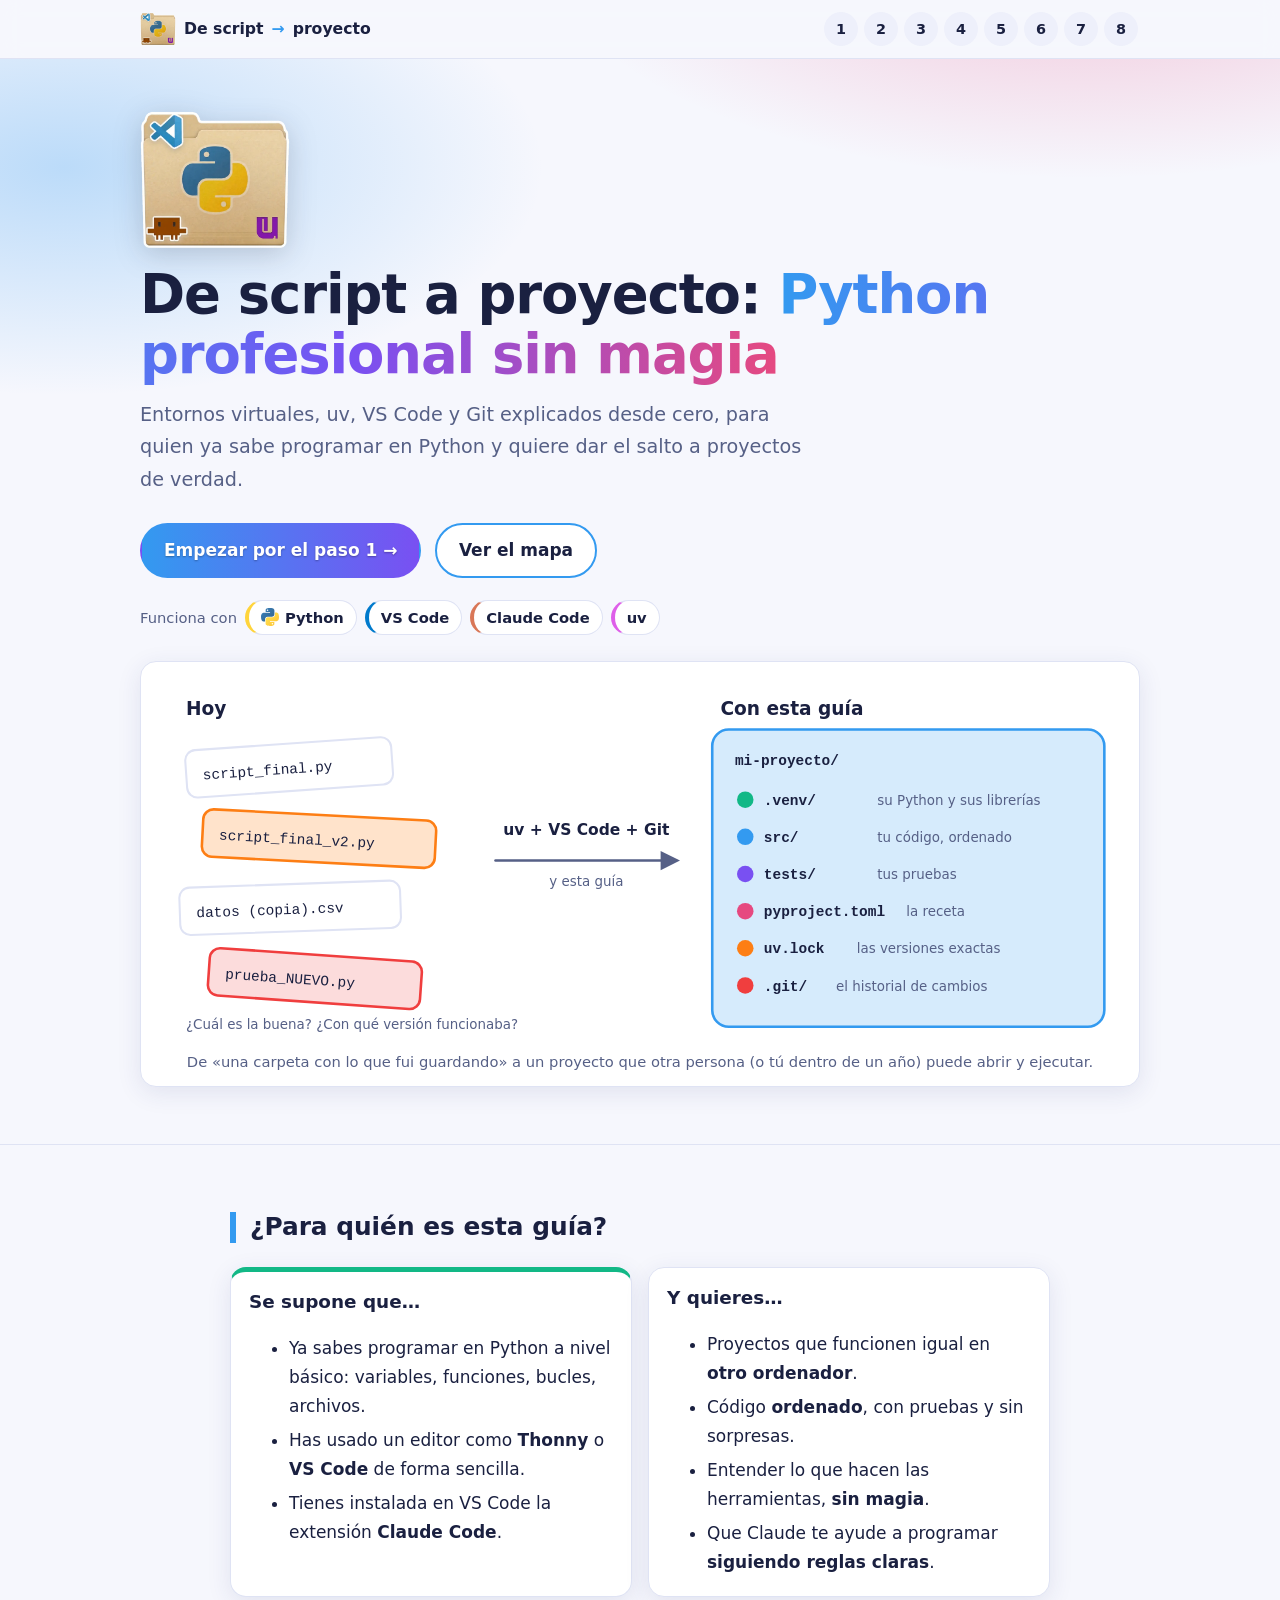
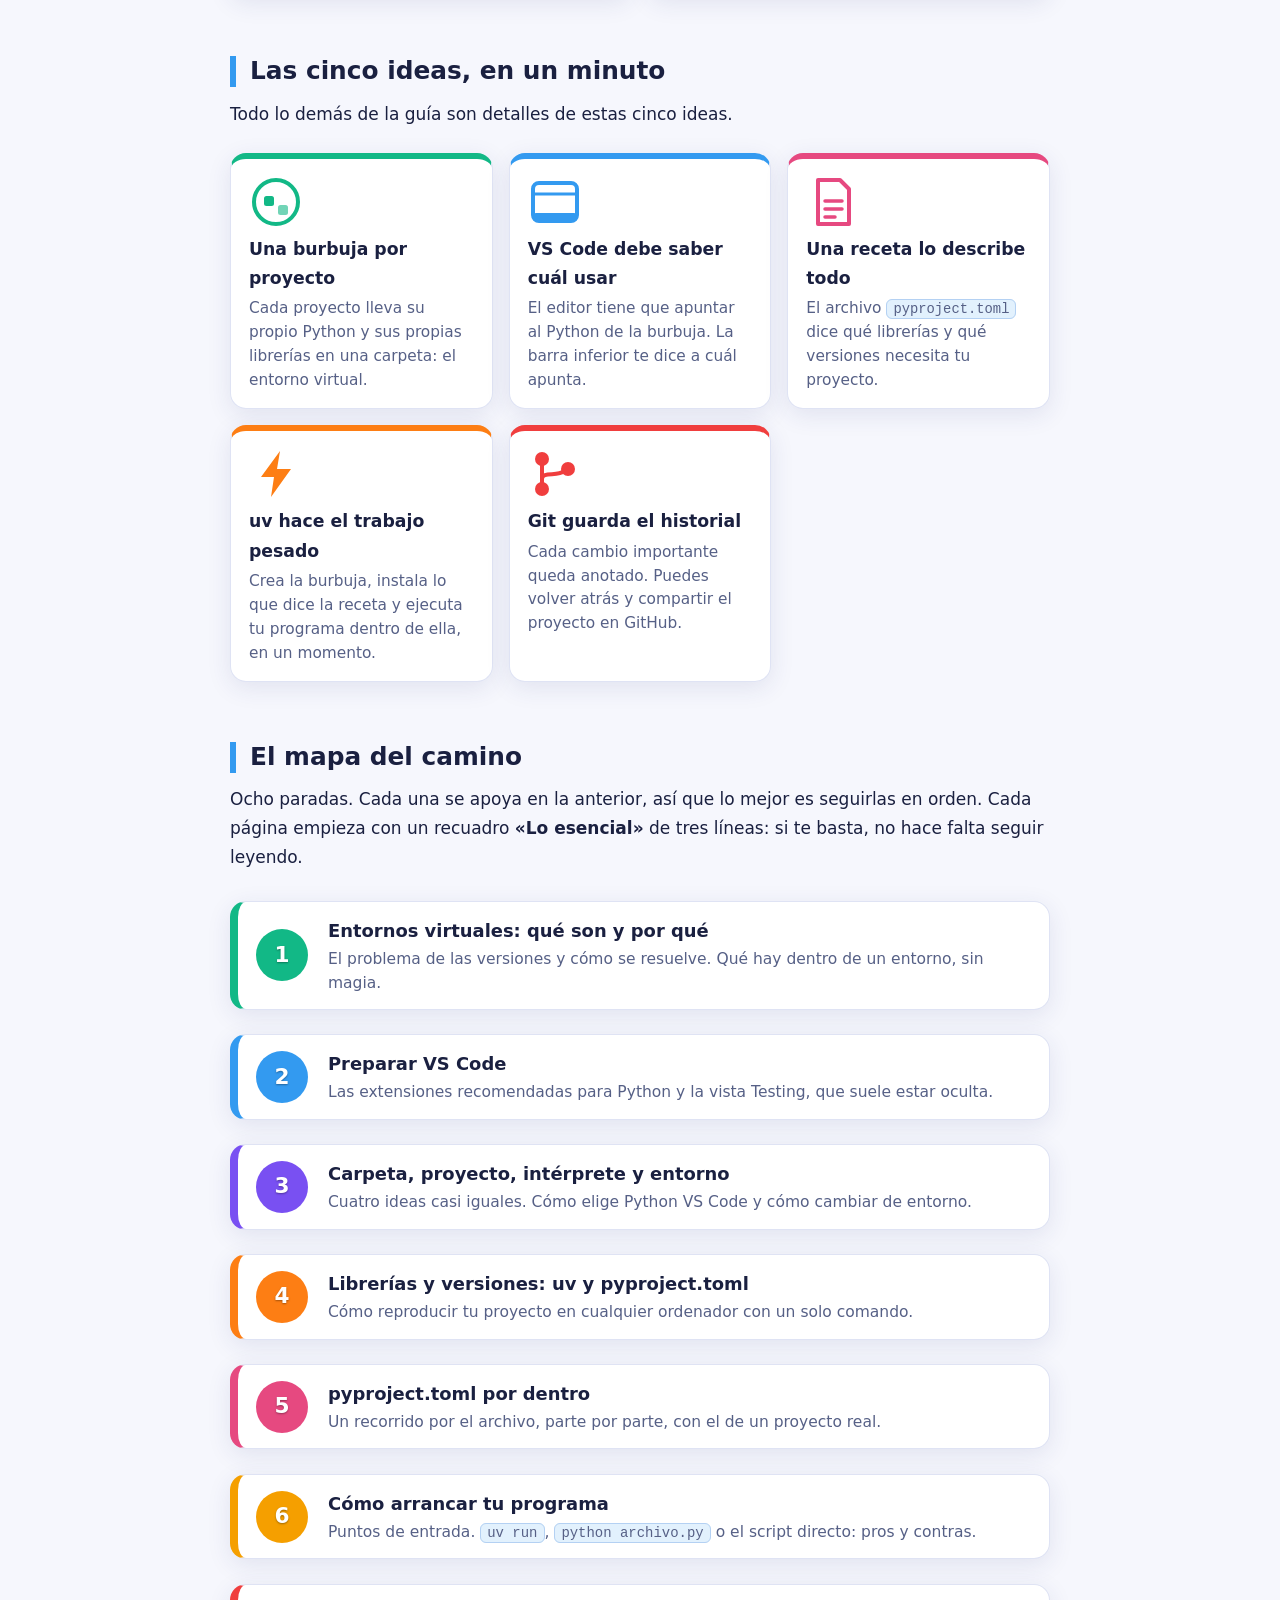
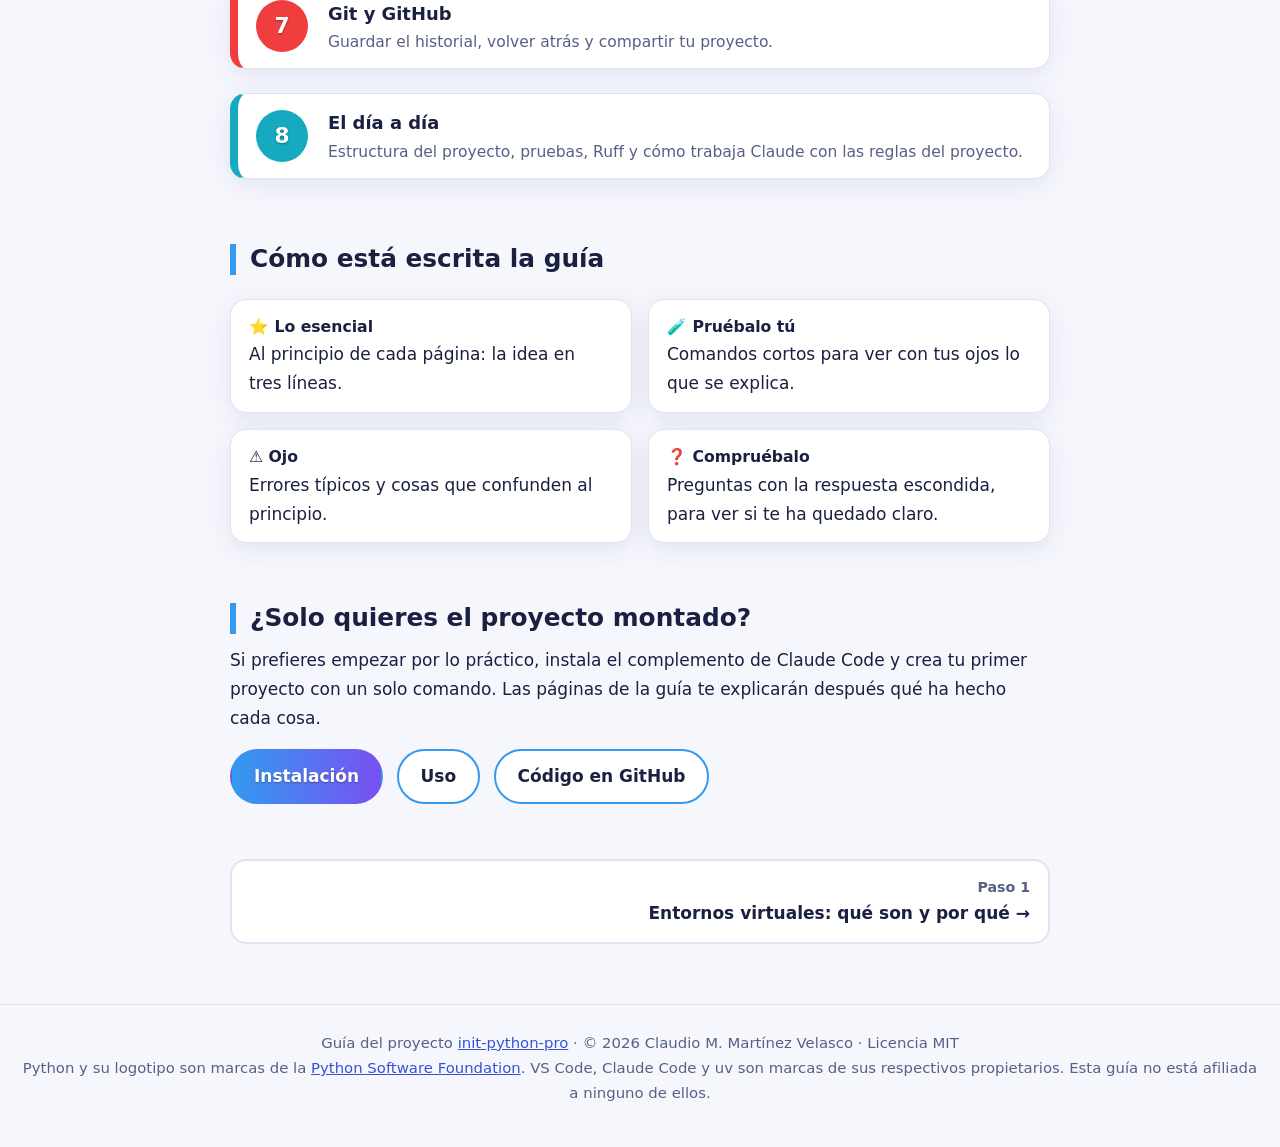
<file: docs/index.html>
<!DOCTYPE html>
<html lang="es">
<head>
  <meta charset="UTF-8">
  <meta name="viewport" content="width=device-width, initial-scale=1">
  <meta name="color-scheme" content="light dark">
  <title>De script a proyecto: Python profesional sin magia</title>
  <meta name="description" content="Entornos virtuales, uv, VS Code y Git explicados desde cero, para quien ya sabe programar en Python y quiere hacer proyectos más profesionales.">
  <link rel="icon" href="img/logo.svg" type="image/svg+xml">
  <link rel="stylesheet" href="estilo.css">
</head>
<body data-pagina="inicio">
  <a class="saltar" href="#contenido">Saltar al contenido</a>

  <header class="barra">
    <div class="barra-interior">
      <a class="marca" href="index.html" aria-current="page"><img class="serpiente" src="img/logo-mix-256.webp" alt="" width="36" height="36">De script <span>→</span> proyecto</a>
      <nav class="camino" aria-label="Pasos de la guía">
        <a href="entornos-virtuales.html" title="1. Entornos virtuales" aria-label="Paso 1: Entornos virtuales">1</a>
        <a href="preparar-vscode.html" title="2. Preparar VS Code" aria-label="Paso 2: Preparar VS Code">2</a>
        <a href="carpeta-interprete-entorno.html" title="3. Carpeta, proyecto, intérprete y entorno" aria-label="Paso 3: Carpeta, proyecto, intérprete y entorno">3</a>
        <a href="librerias-uv.html" title="4. Librerías y versiones" aria-label="Paso 4: Librerías y versiones">4</a>
        <a href="pyproject-toml.html" title="5. pyproject.toml por dentro" aria-label="Paso 5: pyproject.toml por dentro">5</a>
        <a href="arrancar-programa.html" title="6. Cómo arrancar tu programa" aria-label="Paso 6: Cómo arrancar tu programa">6</a>
        <a href="git-github.html" title="7. Git y GitHub" aria-label="Paso 7: Git y GitHub">7</a>
        <a href="dia-a-dia.html" title="8. El día a día" aria-label="Paso 8: El día a día">8</a>
      </nav>
    </div>
  </header>

  <div class="hero">
    <div class="hero-interior">
      <div class="hero-serpiente"><img class="logo-portada" src="img/logo-mix-512.webp" alt="Ilustración de init-python-pro: una carpeta de proyecto con las herramientas que lo montan" width="150" height="150"></div>
      <h1>De script a proyecto: <em>Python profesional sin magia</em></h1>
      <p class="sub">Entornos virtuales, uv, VS Code y Git explicados desde cero, para quien ya sabe programar en Python y quiere dar el salto a proyectos de verdad.</p>
      <p>
        <a class="boton principal" href="entornos-virtuales.html">Empezar por el paso 1 →</a>
        <a class="boton" href="#mapa">Ver el mapa</a>
      </p>
      <p class="funciona-con"><span>Funciona con</span>
        <span class="chip"><img src="img/python-logo.svg" alt="" width="18" height="18">Python</span>
        <span class="chip" style="--chip:#007acc">VS Code</span>
        <span class="chip" style="--chip:#d97757">Claude Code</span>
        <span class="chip" style="--chip:#de5fe9">uv</span>
      </p>

      <figure class="ilustracion" style="margin-top: 26px;">
        <svg viewBox="0 0 940 350" role="img" aria-labelledby="hero-t hero-d">
          <title id="hero-t">De una carpeta con scripts sueltos a un proyecto ordenado</title>
          <desc id="hero-d">A la izquierda, archivos con nombres como script_final y script_final_v2 mezclados sin orden. A la derecha, una carpeta de proyecto con entorno virtual, código, pruebas, la receta pyproject.toml y el historial de Git.</desc>
          <defs>
            <marker id="flecha-hero" viewBox="0 0 12 12" refX="9" refY="6" markerWidth="9" markerHeight="9" orient="auto">
              <path d="M1 1 L11 6 L1 11 z" fill="var(--muted)"/>
            </marker>
          </defs>

          <text x="30" y="34" class="sv-titulo">Hoy</text>
          <g transform="rotate(-4 125 85)"><rect x="30" y="62" width="200" height="46" rx="10" class="sv-caja"/><text x="46" y="91" class="sv-mono">script_final.py</text></g>
          <g transform="rotate(3 145 152)"><rect x="46" y="130" width="226" height="46" rx="10" class="sv-naranja"/><text x="62" y="159" class="sv-mono">script_final_v2.py</text></g>
          <g transform="rotate(-2 125 222)"><rect x="24" y="198" width="214" height="46" rx="10" class="sv-caja"/><text x="40" y="227" class="sv-mono">datos (copia).csv</text></g>
          <g transform="rotate(4 150 288)"><rect x="52" y="266" width="206" height="46" rx="10" class="sv-rojo"/><text x="68" y="295" class="sv-mono">prueba_NUEVO.py</text></g>
          <text x="30" y="338" class="sv-pequeno">¿Cuál es la buena? ¿Con qué versión funcionaba?</text>

          <path d="M330 175 L505 175" class="sv-linea" marker-end="url(#flecha-hero)"/>
          <text x="418" y="150" text-anchor="middle" class="sv-text">uv + VS Code + Git</text>
          <text x="418" y="200" text-anchor="middle" class="sv-pequeno">y esta guía</text>

          <text x="548" y="34" class="sv-titulo">Con esta guía</text>
          <rect x="540" y="48" width="380" height="288" rx="16" class="sv-azul"/>
          <text x="562" y="82" class="sv-mono-b">mi-proyecto/</text>

          <circle cx="572" cy="116" r="8" class="sv-s-verde"/>
          <text x="590" y="121" class="sv-mono-b">.venv/</text>
          <text x="700" y="121" class="sv-pequeno">su Python y sus librerías</text>

          <circle cx="572" cy="152" r="8" class="sv-s-azul"/>
          <text x="590" y="157" class="sv-mono-b">src/</text>
          <text x="700" y="157" class="sv-pequeno">tu código, ordenado</text>

          <circle cx="572" cy="188" r="8" class="sv-s-violeta"/>
          <text x="590" y="193" class="sv-mono-b">tests/</text>
          <text x="700" y="193" class="sv-pequeno">tus pruebas</text>

          <circle cx="572" cy="224" r="8" class="sv-s-rosa"/>
          <text x="590" y="229" class="sv-mono-b">pyproject.toml</text>
          <text x="728" y="229" class="sv-pequeno">la receta</text>

          <circle cx="572" cy="260" r="8" class="sv-s-naranja"/>
          <text x="590" y="265" class="sv-mono-b">uv.lock</text>
          <text x="680" y="265" class="sv-pequeno">las versiones exactas</text>

          <circle cx="572" cy="296" r="8" class="sv-s-rojo"/>
          <text x="590" y="301" class="sv-mono-b">.git/</text>
          <text x="660" y="301" class="sv-pequeno">el historial de cambios</text>
        </svg>
        <figcaption>De «una carpeta con lo que fui guardando» a un proyecto que otra persona (o tú dentro de un año) puede abrir y ejecutar.</figcaption>
      </figure>
    </div>
  </div>

  <main id="contenido">

    <h2>¿Para quién es esta guía?</h2>
    <div class="dos-columnas">
      <div class="bien">
        <h3>Se supone que…</h3>
        <ul>
          <li>Ya sabes programar en Python a nivel básico: variables, funciones, bucles, archivos.</li>
          <li>Has usado un editor como <strong>Thonny</strong> o <strong>VS Code</strong> de forma sencilla.</li>
          <li>Tienes instalada en VS Code la extensión <strong>Claude Code</strong>.</li>
        </ul>
      </div>
      <div>
        <h3>Y quieres…</h3>
        <ul>
          <li>Proyectos que funcionen igual en <strong>otro ordenador</strong>.</li>
          <li>Código <strong>ordenado</strong>, con pruebas y sin sorpresas.</li>
          <li>Entender lo que hacen las herramientas, <strong>sin magia</strong>.</li>
          <li>Que Claude te ayude a programar <strong>siguiendo reglas claras</strong>.</li>
        </ul>
      </div>
    </div>

    <h2 id="ideas">Las cinco ideas, en un minuto</h2>
    <p>Todo lo demás de la guía son detalles de estas cinco ideas.</p>
    <div class="ideas">
      <div class="idea" style="--tono: var(--c-venv)">
        <svg viewBox="0 0 54 54" aria-hidden="true"><circle cx="27" cy="27" r="22" fill="none" stroke="var(--c-venv)" stroke-width="4"/><rect x="15" y="21" width="10" height="10" rx="2.5" fill="var(--c-venv)"/><rect x="29" y="30" width="10" height="10" rx="2.5" fill="var(--c-venv)" opacity="0.6"/></svg>
        <h3>Una burbuja por proyecto</h3>
        <p>Cada proyecto lleva su propio Python y sus propias librerías en una carpeta: el entorno virtual.</p>
      </div>
      <div class="idea" style="--tono: var(--c-vscode)">
        <svg viewBox="0 0 54 54" aria-hidden="true"><rect x="5" y="8" width="44" height="38" rx="6" fill="none" stroke="var(--c-vscode)" stroke-width="4"/><line x1="5" y1="19" x2="49" y2="19" stroke="var(--c-vscode)" stroke-width="3"/><rect x="5" y="38" width="44" height="8" rx="3" fill="var(--c-vscode)"/></svg>
        <h3>VS Code debe saber cuál usar</h3>
        <p>El editor tiene que apuntar al Python de la burbuja. La barra inferior te dice a cuál apunta.</p>
      </div>
      <div class="idea" style="--tono: var(--c-toml)">
        <svg viewBox="0 0 54 54" aria-hidden="true"><path d="M12 5h22l9 9v35H12z" fill="none" stroke="var(--c-toml)" stroke-width="4" stroke-linejoin="round"/><line x1="19" y1="26" x2="36" y2="26" stroke="var(--c-toml)" stroke-width="3.5" stroke-linecap="round"/><line x1="19" y1="34" x2="36" y2="34" stroke="var(--c-toml)" stroke-width="3.5" stroke-linecap="round"/><line x1="19" y1="42" x2="29" y2="42" stroke="var(--c-toml)" stroke-width="3.5" stroke-linecap="round"/></svg>
        <h3>Una receta lo describe todo</h3>
        <p>El archivo <code>pyproject.toml</code> dice qué librerías y qué versiones necesita tu proyecto.</p>
      </div>
      <div class="idea" style="--tono: var(--c-libs)">
        <svg viewBox="0 0 54 54" aria-hidden="true"><path d="M31 4 L12 30 H25 L22 50 L42 22 H28 Z" fill="var(--c-libs)" stroke-linejoin="round"/></svg>
        <h3>uv hace el trabajo pesado</h3>
        <p>Crea la burbuja, instala lo que dice la receta y ejecuta tu programa dentro de ella, en un momento.</p>
      </div>
      <div class="idea" style="--tono: var(--c-git)">
        <svg viewBox="0 0 54 54" aria-hidden="true"><path d="M14 18 V36" stroke="var(--c-git)" stroke-width="4" fill="none"/><path d="M14 32 C14 24 30 30 36 24" stroke="var(--c-git)" stroke-width="4" fill="none"/><circle cx="14" cy="12" r="7" fill="var(--c-git)"/><circle cx="14" cy="42" r="7" fill="var(--c-git)"/><circle cx="40" cy="22" r="7" fill="var(--c-git)"/></svg>
        <h3>Git guarda el historial</h3>
        <p>Cada cambio importante queda anotado. Puedes volver atrás y compartir el proyecto en GitHub.</p>
      </div>
    </div>

    <h2 id="mapa">El mapa del camino</h2>
    <p>Ocho paradas. Cada una se apoya en la anterior, así que lo mejor es seguirlas en orden. Cada página empieza con un recuadro <strong>«Lo esencial»</strong> de tres líneas: si te basta, no hace falta seguir leyendo.</p>

    <ol class="mapa">
      <li>
        <a class="parada" style="--tono: var(--c-venv)" href="entornos-virtuales.html">
          <span class="num">1</span>
          <span><h3>Entornos virtuales: qué son y por qué</h3><p>El problema de las versiones y cómo se resuelve. Qué hay dentro de un entorno, sin magia.</p></span>
        </a>
      </li>
      <li>
        <a class="parada" style="--tono: var(--c-vscode)" href="preparar-vscode.html">
          <span class="num">2</span>
          <span><h3>Preparar VS Code</h3><p>Las extensiones recomendadas para Python y la vista Testing, que suele estar oculta.</p></span>
        </a>
      </li>
      <li>
        <a class="parada" style="--tono: var(--c-conceptos)" href="carpeta-interprete-entorno.html">
          <span class="num">3</span>
          <span><h3>Carpeta, proyecto, intérprete y entorno</h3><p>Cuatro ideas casi iguales. Cómo elige Python VS Code y cómo cambiar de entorno.</p></span>
        </a>
      </li>
      <li>
        <a class="parada" style="--tono: var(--c-libs)" href="librerias-uv.html">
          <span class="num">4</span>
          <span><h3>Librerías y versiones: uv y pyproject.toml</h3><p>Cómo reproducir tu proyecto en cualquier ordenador con un solo comando.</p></span>
        </a>
      </li>
      <li>
        <a class="parada" style="--tono: var(--c-toml)" href="pyproject-toml.html">
          <span class="num">5</span>
          <span><h3>pyproject.toml por dentro</h3><p>Un recorrido por el archivo, parte por parte, con el de un proyecto real.</p></span>
        </a>
      </li>
      <li>
        <a class="parada" style="--tono: var(--c-arrancar)" href="arrancar-programa.html">
          <span class="num">6</span>
          <span><h3>Cómo arrancar tu programa</h3><p>Puntos de entrada. <code>uv run</code>, <code>python archivo.py</code> o el script directo: pros y contras.</p></span>
        </a>
      </li>
      <li>
        <a class="parada" style="--tono: var(--c-git)" href="git-github.html">
          <span class="num">7</span>
          <span><h3>Git y GitHub</h3><p>Guardar el historial, volver atrás y compartir tu proyecto.</p></span>
        </a>
      </li>
      <li>
        <a class="parada" style="--tono: var(--c-dia)" href="dia-a-dia.html">
          <span class="num">8</span>
          <span><h3>El día a día</h3><p>Estructura del proyecto, pruebas, Ruff y cómo trabaja Claude con las reglas del proyecto.</p></span>
        </a>
      </li>
    </ol>

    <h2>Cómo está escrita la guía</h2>
    <div class="dos-columnas">
      <div class="recuadro esencial" style="margin:0">
        <span class="etiqueta">⭐ Lo esencial</span>
        Al principio de cada página: la idea en tres líneas.
      </div>
      <div class="recuadro pruebalo" style="margin:0">
        <span class="etiqueta">🧪 Pruébalo tú</span>
        Comandos cortos para ver con tus ojos lo que se explica.
      </div>
      <div class="recuadro ojo" style="margin:0">
        <span class="etiqueta">⚠️ Ojo</span>
        Errores típicos y cosas que confunden al principio.
      </div>
      <div class="recuadro dato" style="margin:0">
        <span class="etiqueta">❓ Compruébalo</span>
        Preguntas con la respuesta escondida, para ver si te ha quedado claro.
      </div>
    </div>

    <h2>¿Solo quieres el proyecto montado?</h2>
    <p>Si prefieres empezar por lo práctico, instala el complemento de Claude Code y crea tu primer proyecto con un solo comando. Las páginas de la guía te explicarán después qué ha hecho cada cosa.</p>
    <p>
      <a class="boton principal" href="https://github.com/clamaveruma/init-python-pro/blob/main/docs/instalacion.md">Instalación</a>
      <a class="boton" href="https://github.com/clamaveruma/init-python-pro/blob/main/docs/uso.md">Uso</a>
      <a class="boton" href="https://github.com/clamaveruma/init-python-pro">Código en GitHub</a>
    </p>

    <nav class="navegacion" aria-label="Siguiente página">
      <a class="sig" href="entornos-virtuales.html" style="flex-basis: 100%;"><small>Paso 1</small>Entornos virtuales: qué son y por qué →</a>
    </nav>
  </main>

  <footer class="pie">
    Guía del proyecto <a href="https://github.com/clamaveruma/init-python-pro">init-python-pro</a> · © 2026 Claudio M. Martínez Velasco · Licencia MIT<br>Python y su logotipo son marcas de la <a href="https://www.python.org/psf/trademarks/">Python Software Foundation</a>. VS Code, Claude Code y uv son marcas de sus respectivos propietarios. Esta guía no está afiliada a ninguno de ellos.
  </footer>
</body>
</html>
</file>
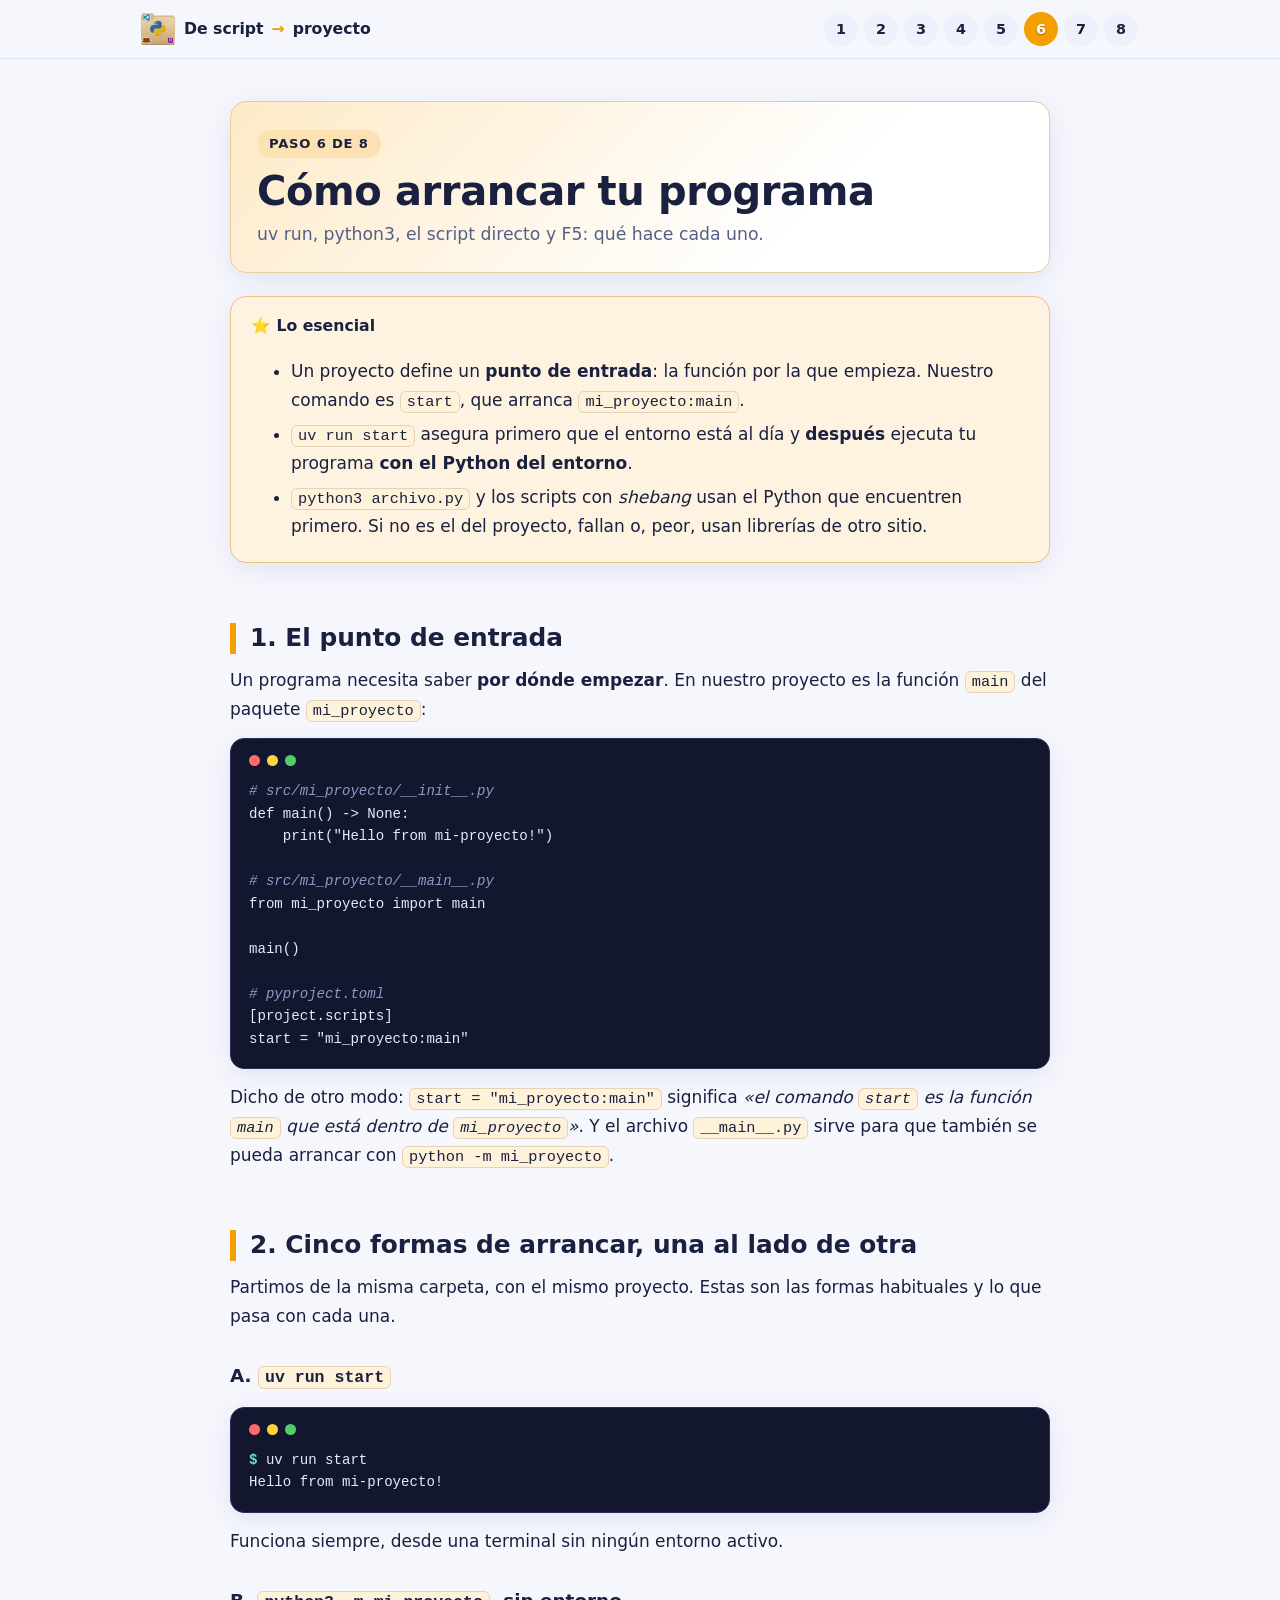
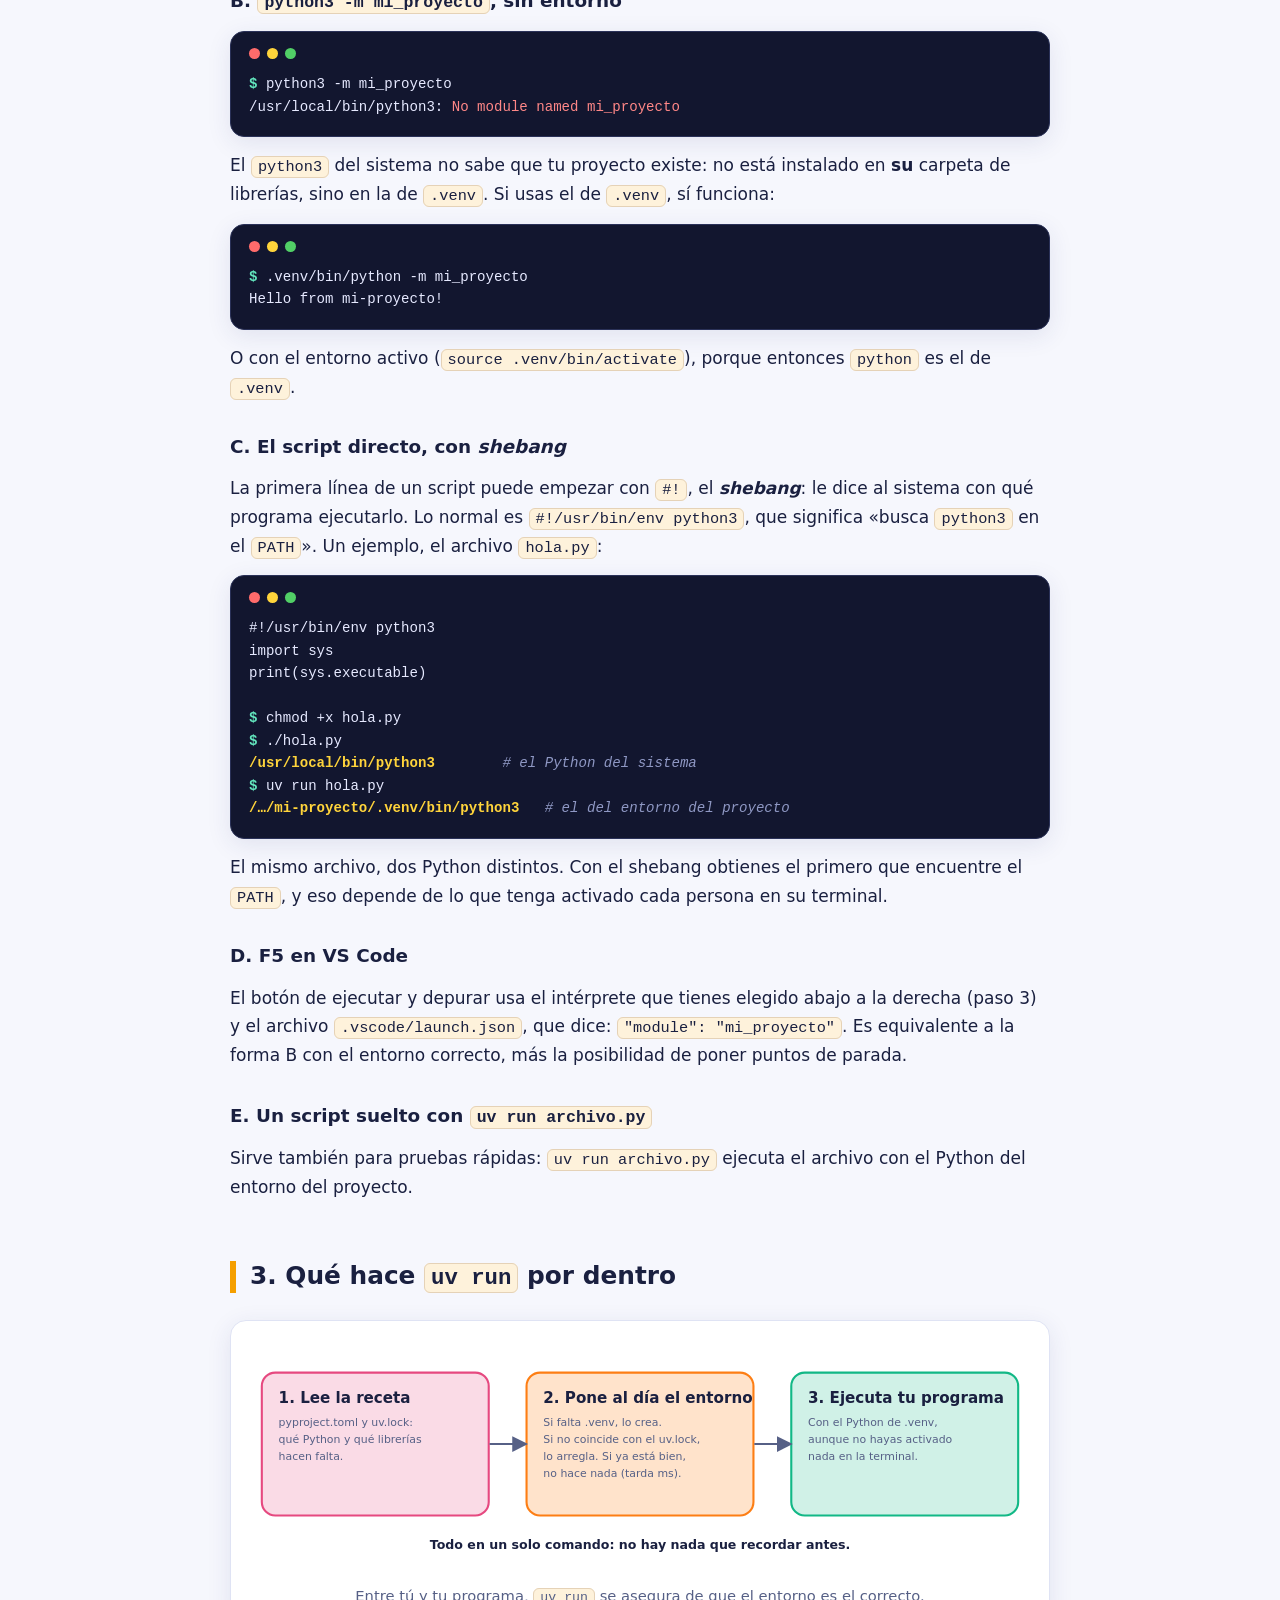
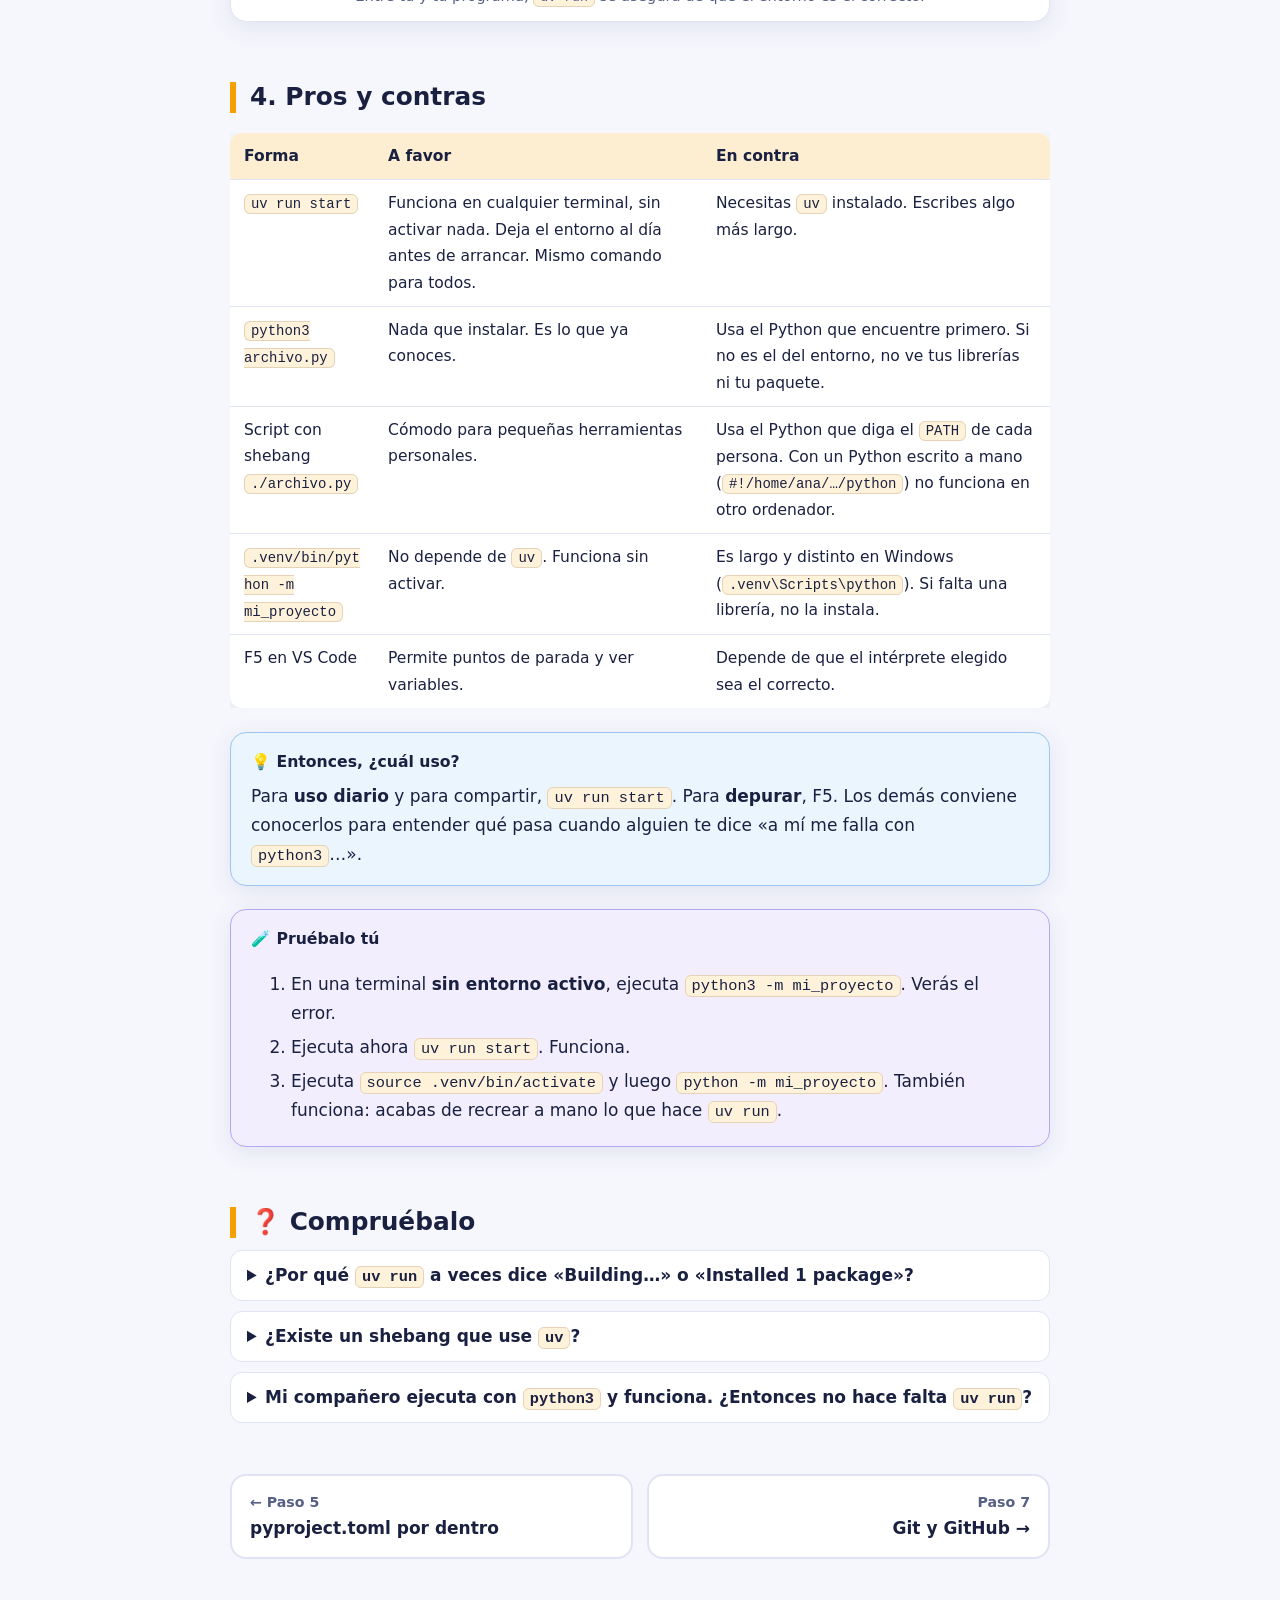
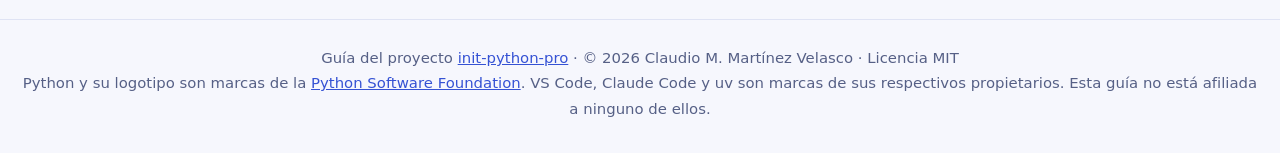
<file: docs/arrancar-programa.html>
<!DOCTYPE html>
<html lang="es">
<head>
  <meta charset="UTF-8">
  <meta name="viewport" content="width=device-width, initial-scale=1">
  <meta name="color-scheme" content="light dark">
  <title>Cómo arrancar tu programa · De script a proyecto</title>
  <meta name="description" content="uv run, python3, el script directo y F5: qué hace cada uno.">
  <link rel="icon" href="img/logo.svg" type="image/svg+xml">
  <link rel="stylesheet" href="estilo.css">
</head>
<body data-pagina="arrancar">
  <a class="saltar" href="#contenido">Saltar al contenido</a>

  <header class="barra">
    <div class="barra-interior">
      <a class="marca" href="index.html"><img class="serpiente" src="img/logo-mix-256.webp" alt="" width="36" height="36">De script <span>→</span> proyecto</a>
      <nav class="camino" aria-label="Pasos de la guía">
        <a href="entornos-virtuales.html" title="1. Entornos virtuales" aria-label="Paso 1: Entornos virtuales">1</a>
        <a href="preparar-vscode.html" title="2. Preparar VS Code" aria-label="Paso 2: Preparar VS Code">2</a>
        <a href="carpeta-interprete-entorno.html" title="3. Carpeta, proyecto, intérprete y entorno" aria-label="Paso 3: Carpeta, proyecto, intérprete y entorno">3</a>
        <a href="librerias-uv.html" title="4. Librerías y versiones" aria-label="Paso 4: Librerías y versiones">4</a>
        <a href="pyproject-toml.html" title="5. pyproject.toml por dentro" aria-label="Paso 5: pyproject.toml por dentro">5</a>
        <a href="arrancar-programa.html" aria-current="page" title="6. Cómo arrancar tu programa" aria-label="Paso 6: Cómo arrancar tu programa">6</a>
        <a href="git-github.html" title="7. Git y GitHub" aria-label="Paso 7: Git y GitHub">7</a>
        <a href="dia-a-dia.html" title="8. El día a día" aria-label="Paso 8: El día a día">8</a>
      </nav>
    </div>
  </header>

  <main id="contenido">
    <div class="cabecera-pagina">
      <span class="paso">Paso 6 de 8</span>
      <h1>Cómo arrancar tu programa</h1>
      <p>uv run, python3, el script directo y F5: qué hace cada uno.</p>
    </div>

    <div class="recuadro esencial">
      <span class="etiqueta">⭐ Lo esencial</span>
      <ul>
        <li>Un proyecto define un <strong>punto de entrada</strong>: la función por la que empieza. Nuestro comando es <code>start</code>, que arranca <code>mi_proyecto:main</code>.</li>
        <li><code>uv run start</code> asegura primero que el entorno está al día y <strong>después</strong> ejecuta tu programa <strong>con el Python del entorno</strong>.</li>
        <li><code>python3 archivo.py</code> y los scripts con <em>shebang</em> usan el Python que encuentren primero. Si no es el del proyecto, fallan o, peor, usan librerías de otro sitio.</li>
      </ul>
    </div>

    <h2>1. El punto de entrada</h2>
    <p>Un programa necesita saber <strong>por dónde empezar</strong>. En nuestro proyecto es la función <code>main</code> del paquete <code>mi_proyecto</code>:</p>
<pre class="terminal"><span class="c"># src/mi_proyecto/__init__.py</span>
def main() -&gt; None:
    print("Hello from mi-proyecto!")

<span class="c"># src/mi_proyecto/__main__.py</span>
from mi_proyecto import main

main()

<span class="c"># pyproject.toml</span>
[project.scripts]
start = "mi_proyecto:main"</pre>
    <p>Dicho de otro modo: <code>start = "mi_proyecto:main"</code> significa <em>«el comando <code>start</code> es la función <code>main</code> que está dentro de <code>mi_proyecto</code>»</em>. Y el archivo <code>__main__.py</code> sirve para que también se pueda arrancar con <code>python -m mi_proyecto</code>.</p>

    <h2>2. Cinco formas de arrancar, una al lado de otra</h2>
    <p>Partimos de la misma carpeta, con el mismo proyecto. Estas son las formas habituales y lo que pasa con cada una.</p>

    <h3>A. <code>uv run start</code></h3>
<pre class="terminal"><span class="p">$</span> uv run start
Hello from mi-proyecto!</pre>
    <p>Funciona siempre, desde una terminal sin ningún entorno activo.</p>

    <h3>B. <code>python3 -m mi_proyecto</code>, sin entorno</h3>
<pre class="terminal"><span class="p">$</span> python3 -m mi_proyecto
/usr/local/bin/python3: <span class="r">No module named mi_proyecto</span></pre>
    <p>El <code>python3</code> del sistema no sabe que tu proyecto existe: no está instalado en <strong>su</strong> carpeta de librerías, sino en la de <code>.venv</code>. Si usas el de <code>.venv</code>, sí funciona:</p>
<pre class="terminal"><span class="p">$</span> .venv/bin/python -m mi_proyecto
Hello from mi-proyecto!</pre>
    <p>O con el entorno activo (<code>source .venv/bin/activate</code>), porque entonces <code>python</code> es el de <code>.venv</code>.</p>

    <h3>C. El script directo, con <em>shebang</em></h3>
    <p>La primera línea de un script puede empezar con <code>#!</code>, el <strong><em>shebang</em></strong>: le dice al sistema con qué programa ejecutarlo. Lo normal es <code>#!/usr/bin/env python3</code>, que significa «busca <code>python3</code> en el <code>PATH</code>». Un ejemplo, el archivo <code>hola.py</code>:</p>
<pre class="terminal">#!/usr/bin/env python3
import sys
print(sys.executable)

<span class="p">$</span> chmod +x hola.py
<span class="p">$</span> ./hola.py
<span class="h">/usr/local/bin/python3</span>        <span class="c"># el Python del sistema</span>
<span class="p">$</span> uv run hola.py
<span class="h">/…/mi-proyecto/.venv/bin/python3</span>   <span class="c"># el del entorno del proyecto</span></pre>
    <p>El mismo archivo, dos Python distintos. Con el shebang obtienes el primero que encuentre el <code>PATH</code>, y eso depende de lo que tenga activado cada persona en su terminal.</p>

    <h3>D. F5 en VS Code</h3>
    <p>El botón de ejecutar y depurar usa el intérprete que tienes elegido abajo a la derecha (paso 3) y el archivo <code>.vscode/launch.json</code>, que dice: <code>"module": "mi_proyecto"</code>. Es equivalente a la forma B con el entorno correcto, más la posibilidad de poner puntos de parada.</p>

    <h3>E. Un script suelto con <code>uv run archivo.py</code></h3>
    <p>Sirve también para pruebas rápidas: <code>uv run archivo.py</code> ejecuta el archivo con el Python del entorno del proyecto.</p>

    <h2>3. Qué hace <code>uv run</code> por dentro</h2>
    <figure class="ilustracion">
      <svg viewBox="0 0 940 280" role="img" aria-labelledby="a1-t a1-d">
        <title id="a1-t">Los tres pasos de uv run</title>
        <desc id="a1-d">Primero uv lee pyproject.toml y uv.lock. Después comprueba que el entorno .venv existe y coincide, y si hace falta lo crea o lo actualiza. Por último ejecuta el comando con el Python del .venv.</desc>
        <defs><marker id="a1-f" viewBox="0 0 12 12" refX="9" refY="6" markerWidth="9" markerHeight="9" orient="auto"><path d="M1 1 L11 6 L1 11 z" fill="var(--muted)"/></marker></defs>
        <rect x="20" y="40" width="270" height="170" rx="16" class="sv-rosa"/>
        <text x="40" y="76" class="sv-titulo">1. Lee la receta</text>
        <text x="40" y="104" class="sv-pequeno">pyproject.toml y uv.lock:</text>
        <text x="40" y="124" class="sv-pequeno">qué Python y qué librerías</text>
        <text x="40" y="144" class="sv-pequeno">hacen falta.</text>
        <rect x="335" y="40" width="270" height="170" rx="16" class="sv-naranja"/>
        <text x="355" y="76" class="sv-titulo">2. Pone al día el entorno</text>
        <text x="355" y="104" class="sv-pequeno">Si falta .venv, lo crea.</text>
        <text x="355" y="124" class="sv-pequeno">Si no coincide con el uv.lock,</text>
        <text x="355" y="144" class="sv-pequeno">lo arregla. Si ya está bien,</text>
        <text x="355" y="164" class="sv-pequeno">no hace nada (tarda ms).</text>
        <rect x="650" y="40" width="270" height="170" rx="16" class="sv-verde"/>
        <text x="670" y="76" class="sv-titulo">3. Ejecuta tu programa</text>
        <text x="670" y="104" class="sv-pequeno">Con el Python de .venv,</text>
        <text x="670" y="124" class="sv-pequeno">aunque no hayas activado</text>
        <text x="670" y="144" class="sv-pequeno">nada en la terminal.</text>
        <path d="M292 125 L333 125" class="sv-linea" marker-end="url(#a1-f)"/>
        <path d="M607 125 L648 125" class="sv-linea" marker-end="url(#a1-f)"/>
        <text x="470" y="250" text-anchor="middle" class="sv-text">Todo en un solo comando: no hay nada que recordar antes.</text>
      </svg>
      <figcaption>Entre tú y tu programa, <code>uv run</code> se asegura de que el entorno es el correcto.</figcaption>
    </figure>

    <h2>4. Pros y contras</h2>
    <div class="tabla"><table>
      <thead><tr><th>Forma</th><th>A favor</th><th>En contra</th></tr></thead>
      <tbody>
        <tr><td><code>uv run start</code></td><td>Funciona en cualquier terminal, sin activar nada. Deja el entorno al día antes de arrancar. Mismo comando para todos.</td><td>Necesitas <code>uv</code> instalado. Escribes algo más largo.</td></tr>
        <tr><td><code>python3 archivo.py</code></td><td>Nada que instalar. Es lo que ya conoces.</td><td>Usa el Python que encuentre primero. Si no es el del entorno, no ve tus librerías ni tu paquete.</td></tr>
        <tr><td>Script con shebang <code>./archivo.py</code></td><td>Cómodo para pequeñas herramientas personales.</td><td>Usa el Python que diga el <code>PATH</code> de cada persona. Con un Python escrito a mano (<code>#!/home/ana/…/python</code>) no funciona en otro ordenador.</td></tr>
        <tr><td><code>.venv/bin/python -m mi_proyecto</code></td><td>No depende de <code>uv</code>. Funciona sin activar.</td><td>Es largo y distinto en Windows (<code>.venv\Scripts\python</code>). Si falta una librería, no la instala.</td></tr>
        <tr><td>F5 en VS Code</td><td>Permite puntos de parada y ver variables.</td><td>Depende de que el intérprete elegido sea el correcto.</td></tr>
      </tbody>
    </table></div>

    <div class="recuadro dato">
      <span class="etiqueta">💡 Entonces, ¿cuál uso?</span>
      Para <strong>uso diario</strong> y para compartir, <code>uv run start</code>. Para <strong>depurar</strong>, F5. Los demás conviene conocerlos para entender qué pasa cuando alguien te dice «a mí me falla con <code>python3</code>…».
    </div>

    <div class="recuadro pruebalo">
      <span class="etiqueta">🧪 Pruébalo tú</span>
      <ol>
        <li>En una terminal <strong>sin entorno activo</strong>, ejecuta <code>python3 -m mi_proyecto</code>. Verás el error.</li>
        <li>Ejecuta ahora <code>uv run start</code>. Funciona.</li>
        <li>Ejecuta <code>source .venv/bin/activate</code> y luego <code>python -m mi_proyecto</code>. También funciona: acabas de recrear a mano lo que hace <code>uv run</code>.</li>
      </ol>
    </div>

    <h2>❓ Compruébalo</h2>
    <details>
      <summary>¿Por qué <code>uv run</code> a veces dice «Building…» o «Installed 1 package»?</summary>
      <p>Porque ha detectado que algo ha cambiado (por ejemplo, tu proyecto) y ha puesto al día el entorno antes de arrancar. Si no hay cambios, no sale nada.</p>
    </details>
    <details>
      <summary>¿Existe un shebang que use <code>uv</code>?</summary>
      <p>Sí, para scripts sueltos: <code>#!/usr/bin/env -S uv run --script</code> más un comentario especial con sus librerías. Es una función de <code>uv</code> para scripts de un solo archivo, y queda fuera de esta guía, que trata de proyectos.</p>
    </details>
    <details>
      <summary>Mi compañero ejecuta con <code>python3</code> y funciona. ¿Entonces no hace falta <code>uv run</code>?</summary>
      <p>Le funciona porque en su equipo hay, por casualidad, un Python con tus librerías. Es justo lo que los entornos intentan evitar. Con <code>uv run</code> se garantiza que ambos usáis lo mismo.</p>
    </details>

    <nav class="navegacion" aria-label="Navegación entre páginas">
      <a href="pyproject-toml.html"><small>← Paso 5</small>pyproject.toml por dentro</a>
      <a class="sig" href="git-github.html"><small>Paso 7</small>Git y GitHub →</a>
    </nav>
  </main>

  <footer class="pie">
    Guía del proyecto <a href="https://github.com/clamaveruma/init-python-pro">init-python-pro</a> · © 2026 Claudio M. Martínez Velasco · Licencia MIT<br>Python y su logotipo son marcas de la <a href="https://www.python.org/psf/trademarks/">Python Software Foundation</a>. VS Code, Claude Code y uv son marcas de sus respectivos propietarios. Esta guía no está afiliada a ninguno de ellos.
  </footer>
</body>
</html>
</file>
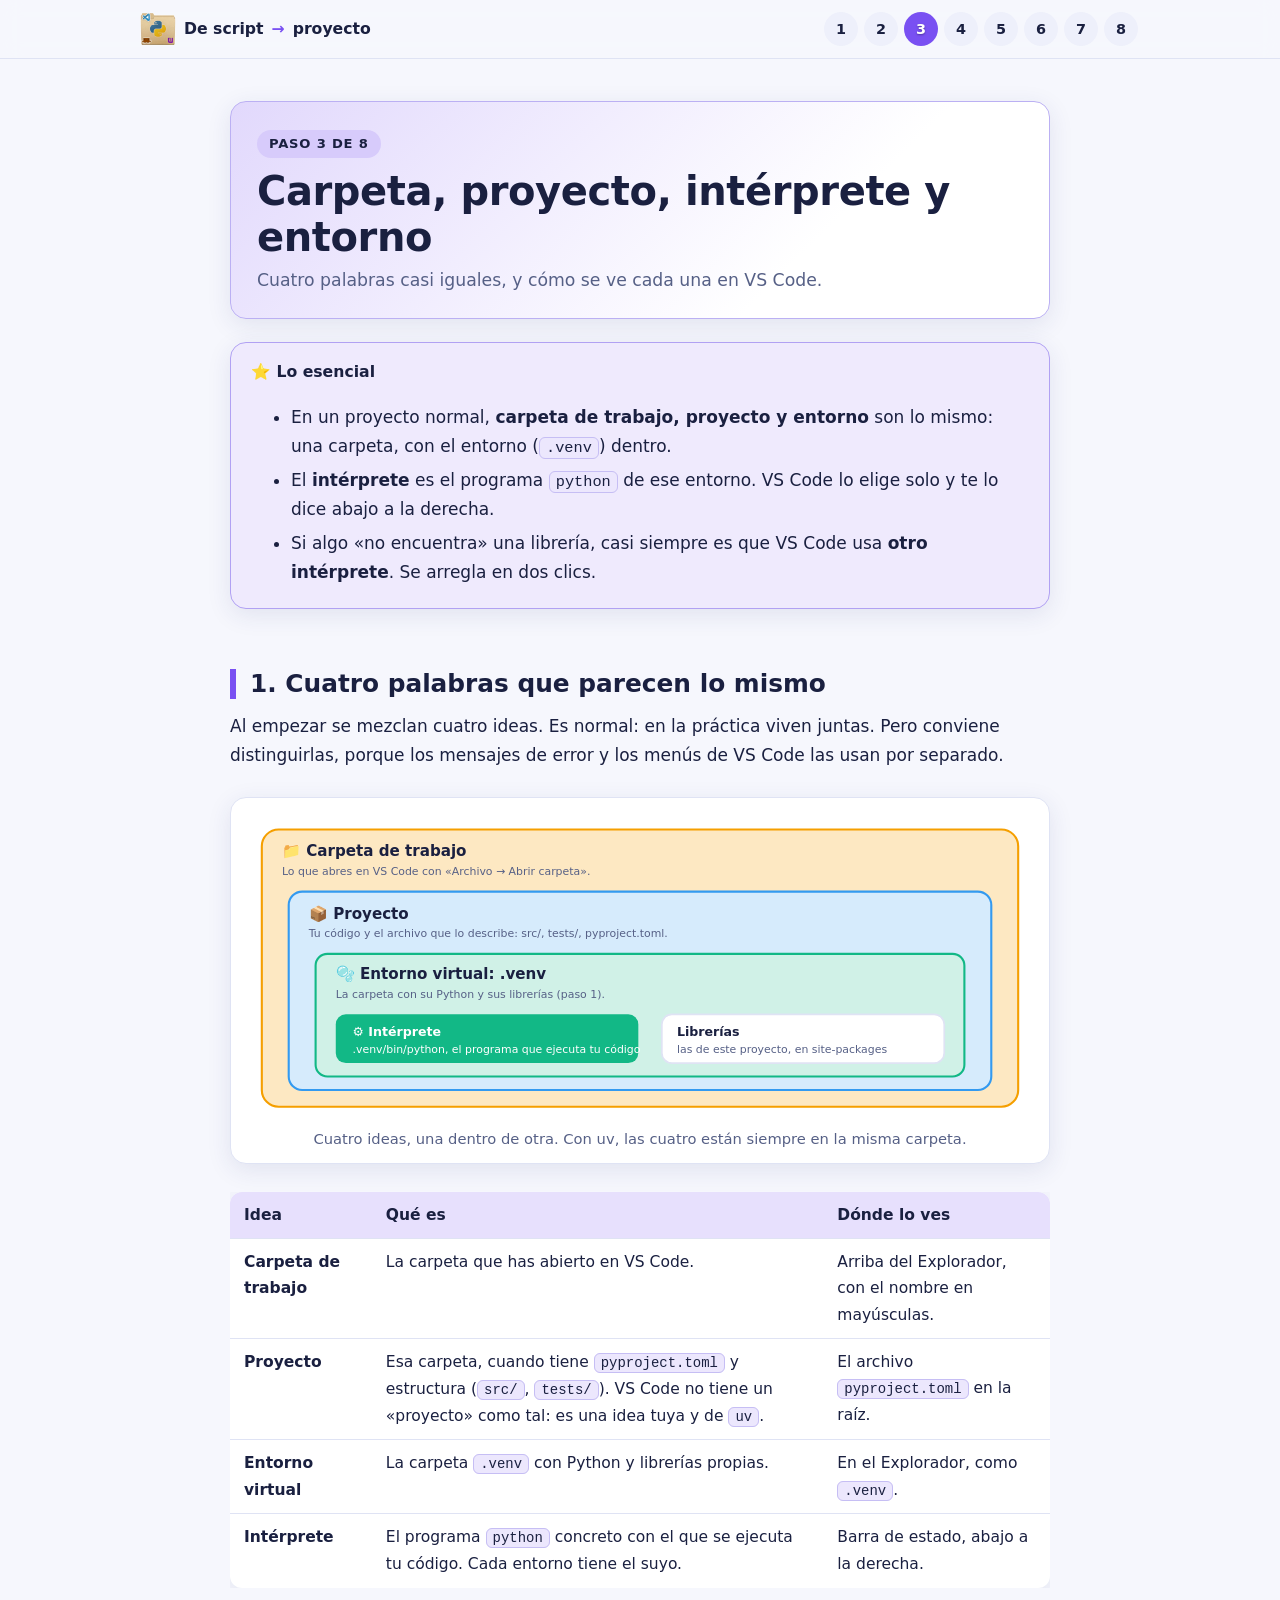
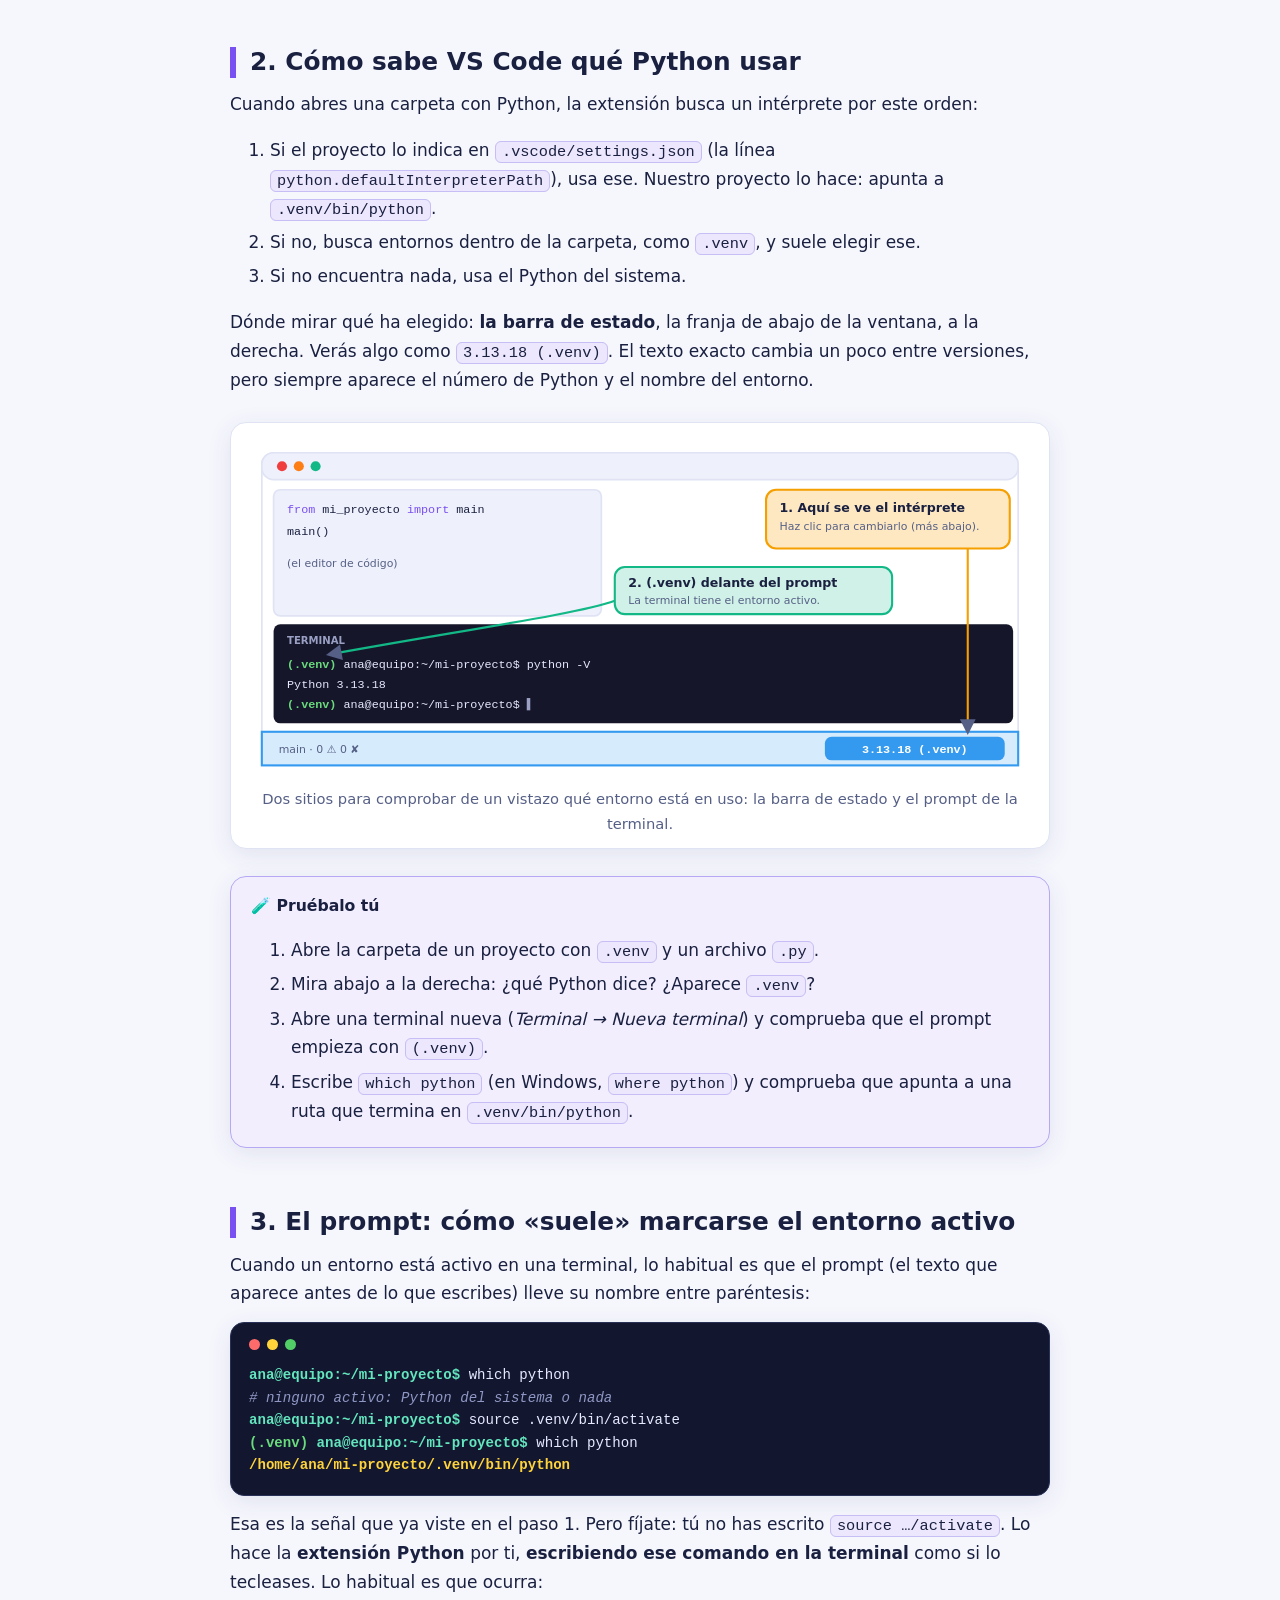
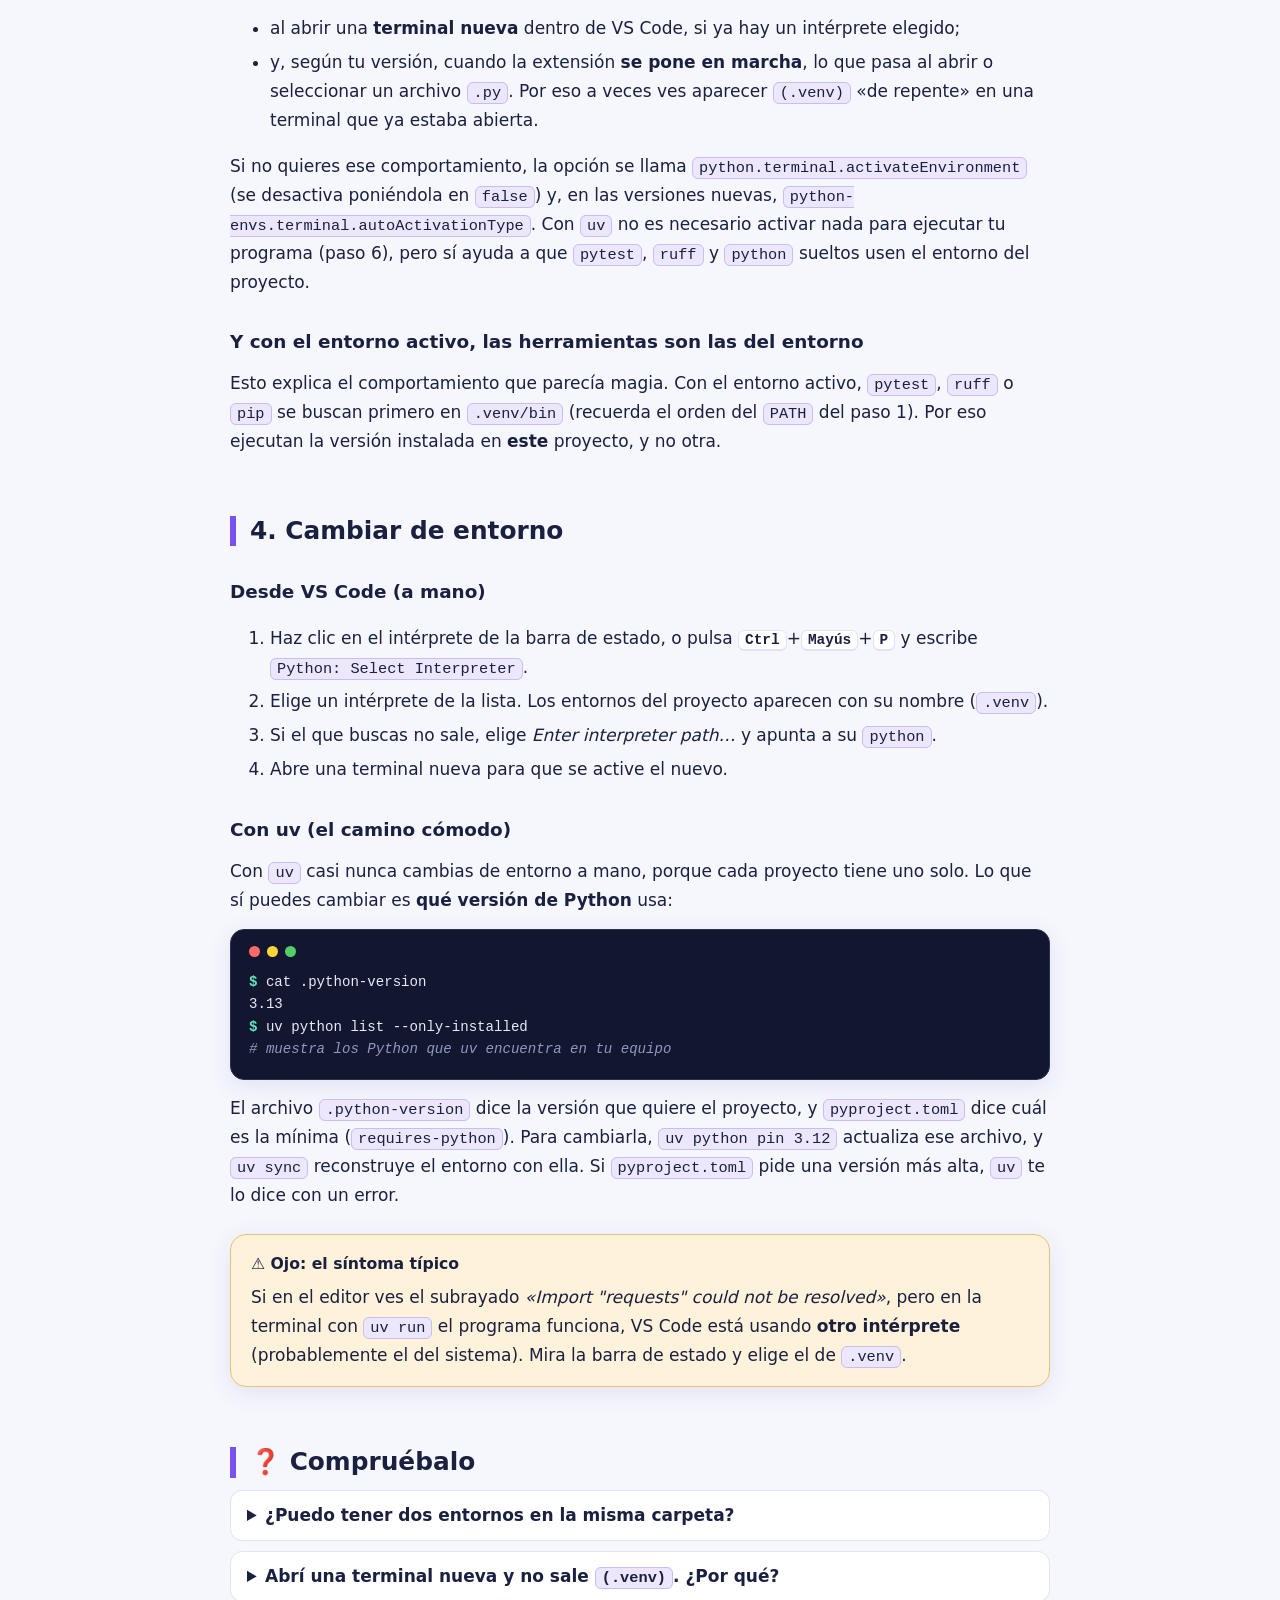
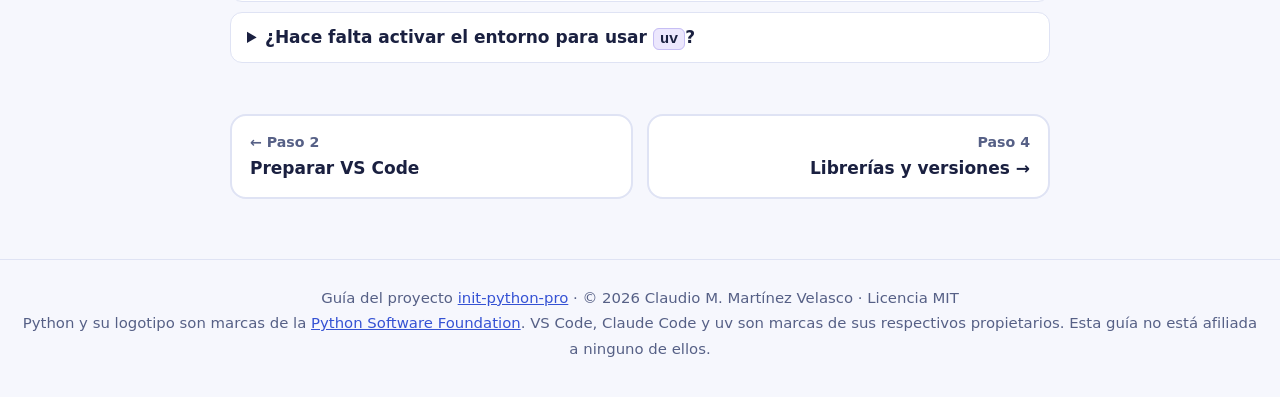
<file: docs/carpeta-interprete-entorno.html>
<!DOCTYPE html>
<html lang="es">
<head>
  <meta charset="UTF-8">
  <meta name="viewport" content="width=device-width, initial-scale=1">
  <meta name="color-scheme" content="light dark">
  <title>Carpeta, proyecto, intérprete y entorno · De script a proyecto</title>
  <meta name="description" content="Cuatro palabras casi iguales, y cómo se ve cada una en VS Code.">
  <link rel="icon" href="img/logo.svg" type="image/svg+xml">
  <link rel="stylesheet" href="estilo.css">
</head>
<body data-pagina="conceptos">
  <a class="saltar" href="#contenido">Saltar al contenido</a>

  <header class="barra">
    <div class="barra-interior">
      <a class="marca" href="index.html"><img class="serpiente" src="img/logo-mix-256.webp" alt="" width="36" height="36">De script <span>→</span> proyecto</a>
      <nav class="camino" aria-label="Pasos de la guía">
        <a href="entornos-virtuales.html" title="1. Entornos virtuales" aria-label="Paso 1: Entornos virtuales">1</a>
        <a href="preparar-vscode.html" title="2. Preparar VS Code" aria-label="Paso 2: Preparar VS Code">2</a>
        <a href="carpeta-interprete-entorno.html" aria-current="page" title="3. Carpeta, proyecto, intérprete y entorno" aria-label="Paso 3: Carpeta, proyecto, intérprete y entorno">3</a>
        <a href="librerias-uv.html" title="4. Librerías y versiones" aria-label="Paso 4: Librerías y versiones">4</a>
        <a href="pyproject-toml.html" title="5. pyproject.toml por dentro" aria-label="Paso 5: pyproject.toml por dentro">5</a>
        <a href="arrancar-programa.html" title="6. Cómo arrancar tu programa" aria-label="Paso 6: Cómo arrancar tu programa">6</a>
        <a href="git-github.html" title="7. Git y GitHub" aria-label="Paso 7: Git y GitHub">7</a>
        <a href="dia-a-dia.html" title="8. El día a día" aria-label="Paso 8: El día a día">8</a>
      </nav>
    </div>
  </header>

  <main id="contenido">
    <div class="cabecera-pagina">
      <span class="paso">Paso 3 de 8</span>
      <h1>Carpeta, proyecto, intérprete y entorno</h1>
      <p>Cuatro palabras casi iguales, y cómo se ve cada una en VS Code.</p>
    </div>

    <div class="recuadro esencial">
      <span class="etiqueta">⭐ Lo esencial</span>
      <ul>
        <li>En un proyecto normal, <strong>carpeta de trabajo, proyecto y entorno</strong> son lo mismo: una carpeta, con el entorno (<code>.venv</code>) dentro.</li>
        <li>El <strong>intérprete</strong> es el programa <code>python</code> de ese entorno. VS Code lo elige solo y te lo dice abajo a la derecha.</li>
        <li>Si algo «no encuentra» una librería, casi siempre es que VS Code usa <strong>otro intérprete</strong>. Se arregla en dos clics.</li>
      </ul>
    </div>

    <h2>1. Cuatro palabras que parecen lo mismo</h2>
    <p>Al empezar se mezclan cuatro ideas. Es normal: en la práctica viven juntas. Pero conviene distinguirlas, porque los mensajes de error y los menús de VS Code las usan por separado.</p>

    <figure class="ilustracion">
      <svg viewBox="0 0 940 360" role="img" aria-labelledby="h1-t h1-d">
        <title id="h1-t">Carpeta, proyecto, entorno e intérprete, una dentro de otra</title>
        <desc id="h1-d">Un rectángulo grande, la carpeta de trabajo que abres en VS Code, contiene el proyecto con sus archivos, que a su vez contiene el entorno .venv, que contiene el intérprete python.</desc>
        <rect x="20" y="16" width="900" height="330" rx="20" class="sv-amarillo"/>
        <text x="44" y="48" class="sv-titulo">📁 Carpeta de trabajo</text>
        <text x="44" y="70" class="sv-pequeno">Lo que abres en VS Code con «Archivo → Abrir carpeta».</text>

        <rect x="52" y="90" width="836" height="236" rx="16" class="sv-azul"/>
        <text x="76" y="122" class="sv-titulo">📦 Proyecto</text>
        <text x="76" y="144" class="sv-pequeno">Tu código y el archivo que lo describe: src/, tests/, pyproject.toml.</text>

        <rect x="84" y="164" width="772" height="146" rx="14" class="sv-verde"/>
        <text x="108" y="194" class="sv-titulo">🫧 Entorno virtual: .venv</text>
        <text x="108" y="216" class="sv-pequeno">La carpeta con su Python y sus librerías (paso 1).</text>
        <rect x="108" y="236" width="360" height="58" rx="12" class="sv-s-verde"/>
        <text x="128" y="262" fill="#fff" class="sv-text" style="fill:#fff">⚙️ Intérprete</text>
        <text x="128" y="282" fill="#fff" class="sv-pequeno" style="fill:#fff">.venv/bin/python, el programa que ejecuta tu código</text>
        <rect x="496" y="236" width="336" height="58" rx="12" class="sv-caja"/>
        <text x="514" y="262" class="sv-text">Librerías</text>
        <text x="514" y="282" class="sv-pequeno">las de este proyecto, en site-packages</text>
      </svg>
      <figcaption>Cuatro ideas, una dentro de otra. Con uv, las cuatro están siempre en la misma carpeta.</figcaption>
    </figure>

    <div class="tabla"><table>
      <thead><tr><th>Idea</th><th>Qué es</th><th>Dónde lo ves</th></tr></thead>
      <tbody>
        <tr><td><strong>Carpeta de trabajo</strong></td><td>La carpeta que has abierto en VS Code.</td><td>Arriba del Explorador, con el nombre en mayúsculas.</td></tr>
        <tr><td><strong>Proyecto</strong></td><td>Esa carpeta, cuando tiene <code>pyproject.toml</code> y estructura (<code>src/</code>, <code>tests/</code>). VS Code no tiene un «proyecto» como tal: es una idea tuya y de <code>uv</code>.</td><td>El archivo <code>pyproject.toml</code> en la raíz.</td></tr>
        <tr><td><strong>Entorno virtual</strong></td><td>La carpeta <code>.venv</code> con Python y librerías propias.</td><td>En el Explorador, como <code>.venv</code>.</td></tr>
        <tr><td><strong>Intérprete</strong></td><td>El programa <code>python</code> concreto con el que se ejecuta tu código. Cada entorno tiene el suyo.</td><td>Barra de estado, abajo a la derecha.</td></tr>
      </tbody>
    </table></div>

    <h2>2. Cómo sabe VS Code qué Python usar</h2>
    <p>Cuando abres una carpeta con Python, la extensión busca un intérprete por este orden:</p>
    <ol>
      <li>Si el proyecto lo indica en <code>.vscode/settings.json</code> (la línea <code>python.defaultInterpreterPath</code>), usa ese. Nuestro proyecto lo hace: apunta a <code>.venv/bin/python</code>.</li>
      <li>Si no, busca entornos dentro de la carpeta, como <code>.venv</code>, y suele elegir ese.</li>
      <li>Si no encuentra nada, usa el Python del sistema.</li>
    </ol>
    <p>Dónde mirar qué ha elegido: <strong>la barra de estado</strong>, la franja de abajo de la ventana, a la derecha. Verás algo como <code>3.13.18 (.venv)</code>. El texto exacto cambia un poco entre versiones, pero siempre aparece el número de Python y el nombre del entorno.</p>

    <figure class="ilustracion">
      <svg viewBox="0 0 940 400" role="img" aria-labelledby="h2-t h2-d">
        <title id="h2-t">Dónde ver el intérprete y el entorno activo en VS Code</title>
        <desc id="h2-d">Una ventana de VS Code simplificada. En la barra de estado, abajo a la derecha, se lee la versión de Python y el entorno .venv. En el panel de terminal se ve un indicador con (.venv) delante del símbolo de la terminal.</desc>
        <defs>
          <marker id="h2-f" viewBox="0 0 12 12" refX="9" refY="6" markerWidth="9" markerHeight="9" orient="auto"><path d="M1 1 L11 6 L1 11 z" fill="var(--muted)"/></marker>
        </defs>
        <rect x="20" y="14" width="900" height="372" rx="14" class="sv-caja"/>
        <rect x="20" y="14" width="900" height="32" rx="14" class="sv-gris"/>
        <circle cx="44" cy="30" r="6" class="sv-s-rojo"/><circle cx="64" cy="30" r="6" class="sv-s-naranja"/><circle cx="84" cy="30" r="6" class="sv-s-verde"/>

        <rect x="34" y="58" width="390" height="150" rx="8" class="sv-gris"/>
        <text x="50" y="86" class="sv-mono"><tspan fill="#7950f2">from</tspan> mi_proyecto <tspan fill="#7950f2">import</tspan> main</text>
        <text x="50" y="112" class="sv-mono">main()</text>
        <text x="50" y="150" class="sv-pequeno">(el editor de código)</text>

        <rect x="34" y="218" width="880" height="118" rx="8" fill="#16162a"/>
        <text x="50" y="242" style="fill:#9aa0c3;font:600 12px system-ui,sans-serif">TERMINAL</text>
        <text x="50" y="270" class="sv-mono" style="fill:#e6e8ff"><tspan style="fill:#69db7c;font-weight:700">(.venv)</tspan> ana@equipo:~/mi-proyecto$ python -V</text>
        <text x="50" y="294" class="sv-mono" style="fill:#e6e8ff">Python 3.13.18</text>
        <text x="50" y="318" class="sv-mono" style="fill:#e6e8ff"><tspan style="fill:#69db7c;font-weight:700">(.venv)</tspan> ana@equipo:~/mi-proyecto$ <tspan style="fill:#9aa0c3">▌</tspan></text>

        <rect x="20" y="346" width="900" height="40" class="sv-azul"/>
        <text x="40" y="371" class="sv-pequeno">main · 0 ⚠ 0 ✘</text>
        <rect x="690" y="352" width="214" height="28" rx="8" class="sv-s-azul"/>
        <text x="797" y="371" text-anchor="middle" class="sv-mono-b" style="fill:#fff">3.13.18 (.venv)</text>

        <rect x="620" y="58" width="290" height="70" rx="12" class="sv-amarillo"/>
        <text x="636" y="84" class="sv-text">1. Aquí se ve el intérprete</text>
        <text x="636" y="106" class="sv-pequeno">Haz clic para cambiarlo (más abajo).</text>
        <path d="M860 128 L860 346" fill="none" stroke="#f59f00" stroke-width="2.5" marker-end="url(#h2-f)"/>

        <rect x="440" y="150" width="330" height="56" rx="12" class="sv-verde"/>
        <text x="456" y="174" class="sv-text">2. (.venv) delante del prompt</text>
        <text x="456" y="194" class="sv-pequeno">La terminal tiene el entorno activo.</text>
        <path d="M440 190 C400 205 260 225 100 254" fill="none" stroke="#12b886" stroke-width="2.5" marker-end="url(#h2-f)"/>
      </svg>
      <figcaption>Dos sitios para comprobar de un vistazo qué entorno está en uso: la barra de estado y el prompt de la terminal.</figcaption>
    </figure>

    <div class="recuadro pruebalo">
      <span class="etiqueta">🧪 Pruébalo tú</span>
      <ol>
        <li>Abre la carpeta de un proyecto con <code>.venv</code> y un archivo <code>.py</code>.</li>
        <li>Mira abajo a la derecha: ¿qué Python dice? ¿Aparece <code>.venv</code>?</li>
        <li>Abre una terminal nueva (<em>Terminal → Nueva terminal</em>) y comprueba que el prompt empieza con <code>(.venv)</code>.</li>
        <li>Escribe <code>which python</code> (en Windows, <code>where python</code>) y comprueba que apunta a una ruta que termina en <code>.venv/bin/python</code>.</li>
      </ol>
    </div>

    <h2>3. El prompt: cómo «suele» marcarse el entorno activo</h2>
    <p>Cuando un entorno está activo en una terminal, lo habitual es que el prompt (el texto que aparece antes de lo que escribes) lleve su nombre entre paréntesis:</p>
<pre class="terminal"><span class="p">ana@equipo:~/mi-proyecto$</span> which python
<span class="c"># ninguno activo: Python del sistema o nada</span>
<span class="p">ana@equipo:~/mi-proyecto$</span> source .venv/bin/activate
<span class="v">(.venv)</span> <span class="p">ana@equipo:~/mi-proyecto$</span> which python
<span class="h">/home/ana/mi-proyecto/.venv/bin/python</span></pre>
    <p>Esa es la señal que ya viste en el paso 1. Pero fíjate: tú no has escrito <code>source …/activate</code>. Lo hace la <strong>extensión Python</strong> por ti, <strong>escribiendo ese comando en la terminal</strong> como si lo tecleases. Lo habitual es que ocurra:</p>
    <ul>
      <li>al abrir una <strong>terminal nueva</strong> dentro de VS Code, si ya hay un intérprete elegido;</li>
      <li>y, según tu versión, cuando la extensión <strong>se pone en marcha</strong>, lo que pasa al abrir o seleccionar un archivo <code>.py</code>. Por eso a veces ves aparecer <code>(.venv)</code> «de repente» en una terminal que ya estaba abierta.</li>
    </ul>
    <p>Si no quieres ese comportamiento, la opción se llama <code>python.terminal.activateEnvironment</code> (se desactiva poniéndola en <code>false</code>) y, en las versiones nuevas, <code>python-envs.terminal.autoActivationType</code>. Con <code>uv</code> no es necesario activar nada para ejecutar tu programa (paso 6), pero sí ayuda a que <code>pytest</code>, <code>ruff</code> y <code>python</code> sueltos usen el entorno del proyecto.</p>

    <h3>Y con el entorno activo, las herramientas son las del entorno</h3>
    <p>Esto explica el comportamiento que parecía magia. Con el entorno activo, <code>pytest</code>, <code>ruff</code> o <code>pip</code> se buscan primero en <code>.venv/bin</code> (recuerda el orden del <code>PATH</code> del paso 1). Por eso ejecutan la versión instalada en <strong>este</strong> proyecto, y no otra.</p>

    <h2>4. Cambiar de entorno</h2>
    <h3>Desde VS Code (a mano)</h3>
    <ol>
      <li>Haz clic en el intérprete de la barra de estado, o pulsa <kbd>Ctrl</kbd>+<kbd>Mayús</kbd>+<kbd>P</kbd> y escribe <code>Python: Select Interpreter</code>.</li>
      <li>Elige un intérprete de la lista. Los entornos del proyecto aparecen con su nombre (<code>.venv</code>).</li>
      <li>Si el que buscas no sale, elige <em>Enter interpreter path…</em> y apunta a su <code>python</code>.</li>
      <li>Abre una terminal nueva para que se active el nuevo.</li>
    </ol>
    <h3>Con uv (el camino cómodo)</h3>
    <p>Con <code>uv</code> casi nunca cambias de entorno a mano, porque cada proyecto tiene uno solo. Lo que sí puedes cambiar es <strong>qué versión de Python</strong> usa:</p>
<pre class="terminal"><span class="p">$</span> cat .python-version
3.13
<span class="p">$</span> uv python list --only-installed
<span class="c"># muestra los Python que uv encuentra en tu equipo</span></pre>
    <p>El archivo <code>.python-version</code> dice la versión que quiere el proyecto, y <code>pyproject.toml</code> dice cuál es la mínima (<code>requires-python</code>). Para cambiarla, <code>uv python pin 3.12</code> actualiza ese archivo, y <code>uv sync</code> reconstruye el entorno con ella. Si <code>pyproject.toml</code> pide una versión más alta, <code>uv</code> te lo dice con un error.</p>

    <div class="recuadro ojo">
      <span class="etiqueta">⚠️ Ojo: el síntoma típico</span>
      Si en el editor ves el subrayado <em>«Import "requests" could not be resolved»</em>, pero en la terminal con <code>uv run</code> el programa funciona, VS Code está usando <strong>otro intérprete</strong> (probablemente el del sistema). Mira la barra de estado y elige el de <code>.venv</code>.
    </div>

    <h2>❓ Compruébalo</h2>
    <details>
      <summary>¿Puedo tener dos entornos en la misma carpeta?</summary>
      <p>Técnicamente sí, pero con <code>uv</code> no tiene sentido: cada proyecto tiene uno, el <code>.venv</code>. Si necesitas probar otra versión de Python, cambia la versión del proyecto, o crea otra carpeta de proyecto.</p>
    </details>
    <details>
      <summary>Abrí una terminal nueva y no sale <code>(.venv)</code>. ¿Por qué?</summary>
      <p>Probablemente VS Code no tiene elegido el intérprete del proyecto, o el entorno aún no existe (ejecuta <code>uv sync</code>). Elige el intérprete en la barra de estado y abre otra terminal. Si sigue sin salir, comprueba que la opción <code>python.terminal.activateEnvironment</code> no esté desactivada.</p>
    </details>
    <details>
      <summary>¿Hace falta activar el entorno para usar <code>uv</code>?</summary>
      <p>No. <code>uv run</code> usa el entorno del proyecto sin que lo actives. Lo verás en el paso 6.</p>
    </details>

    <nav class="navegacion" aria-label="Navegación entre páginas">
      <a href="preparar-vscode.html"><small>← Paso 2</small>Preparar VS Code</a>
      <a class="sig" href="librerias-uv.html"><small>Paso 4</small>Librerías y versiones →</a>
    </nav>
  </main>

  <footer class="pie">
    Guía del proyecto <a href="https://github.com/clamaveruma/init-python-pro">init-python-pro</a> · © 2026 Claudio M. Martínez Velasco · Licencia MIT<br>Python y su logotipo son marcas de la <a href="https://www.python.org/psf/trademarks/">Python Software Foundation</a>. VS Code, Claude Code y uv son marcas de sus respectivos propietarios. Esta guía no está afiliada a ninguno de ellos.
  </footer>
</body>
</html>
</file>
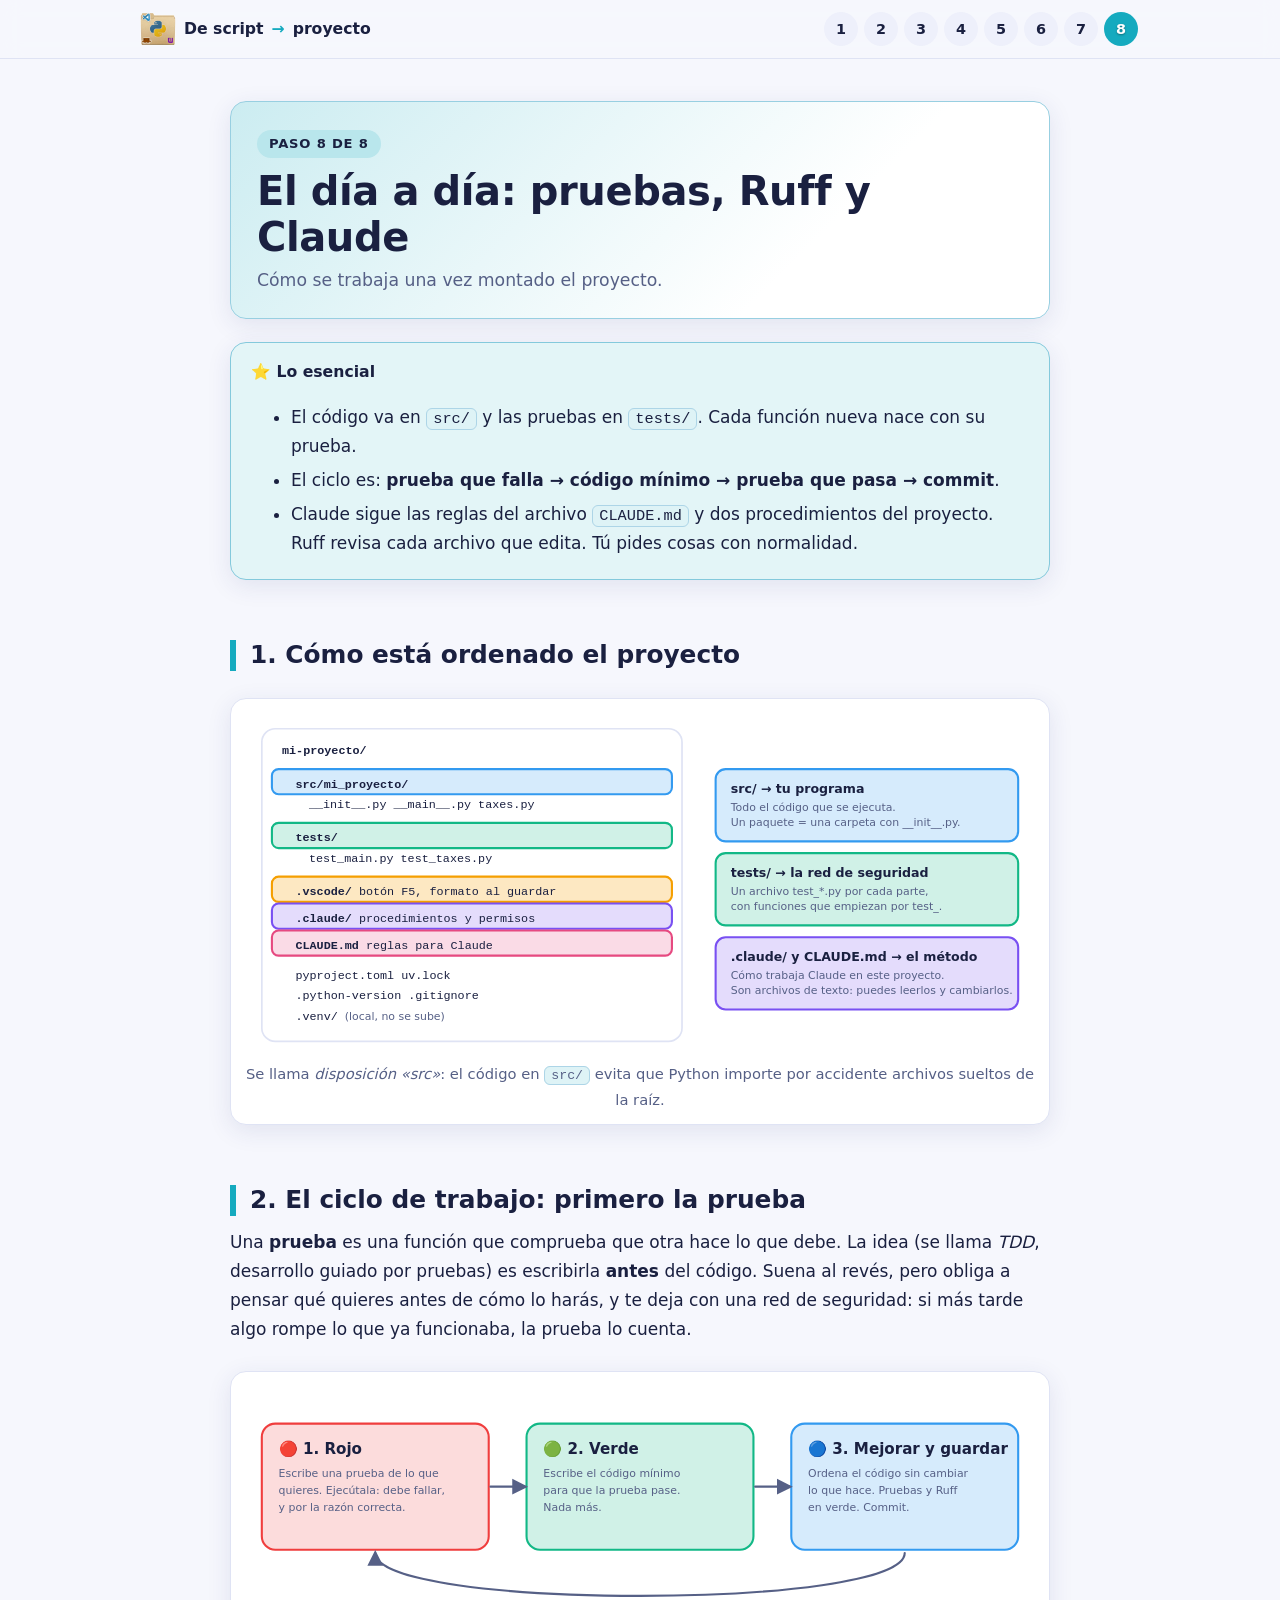
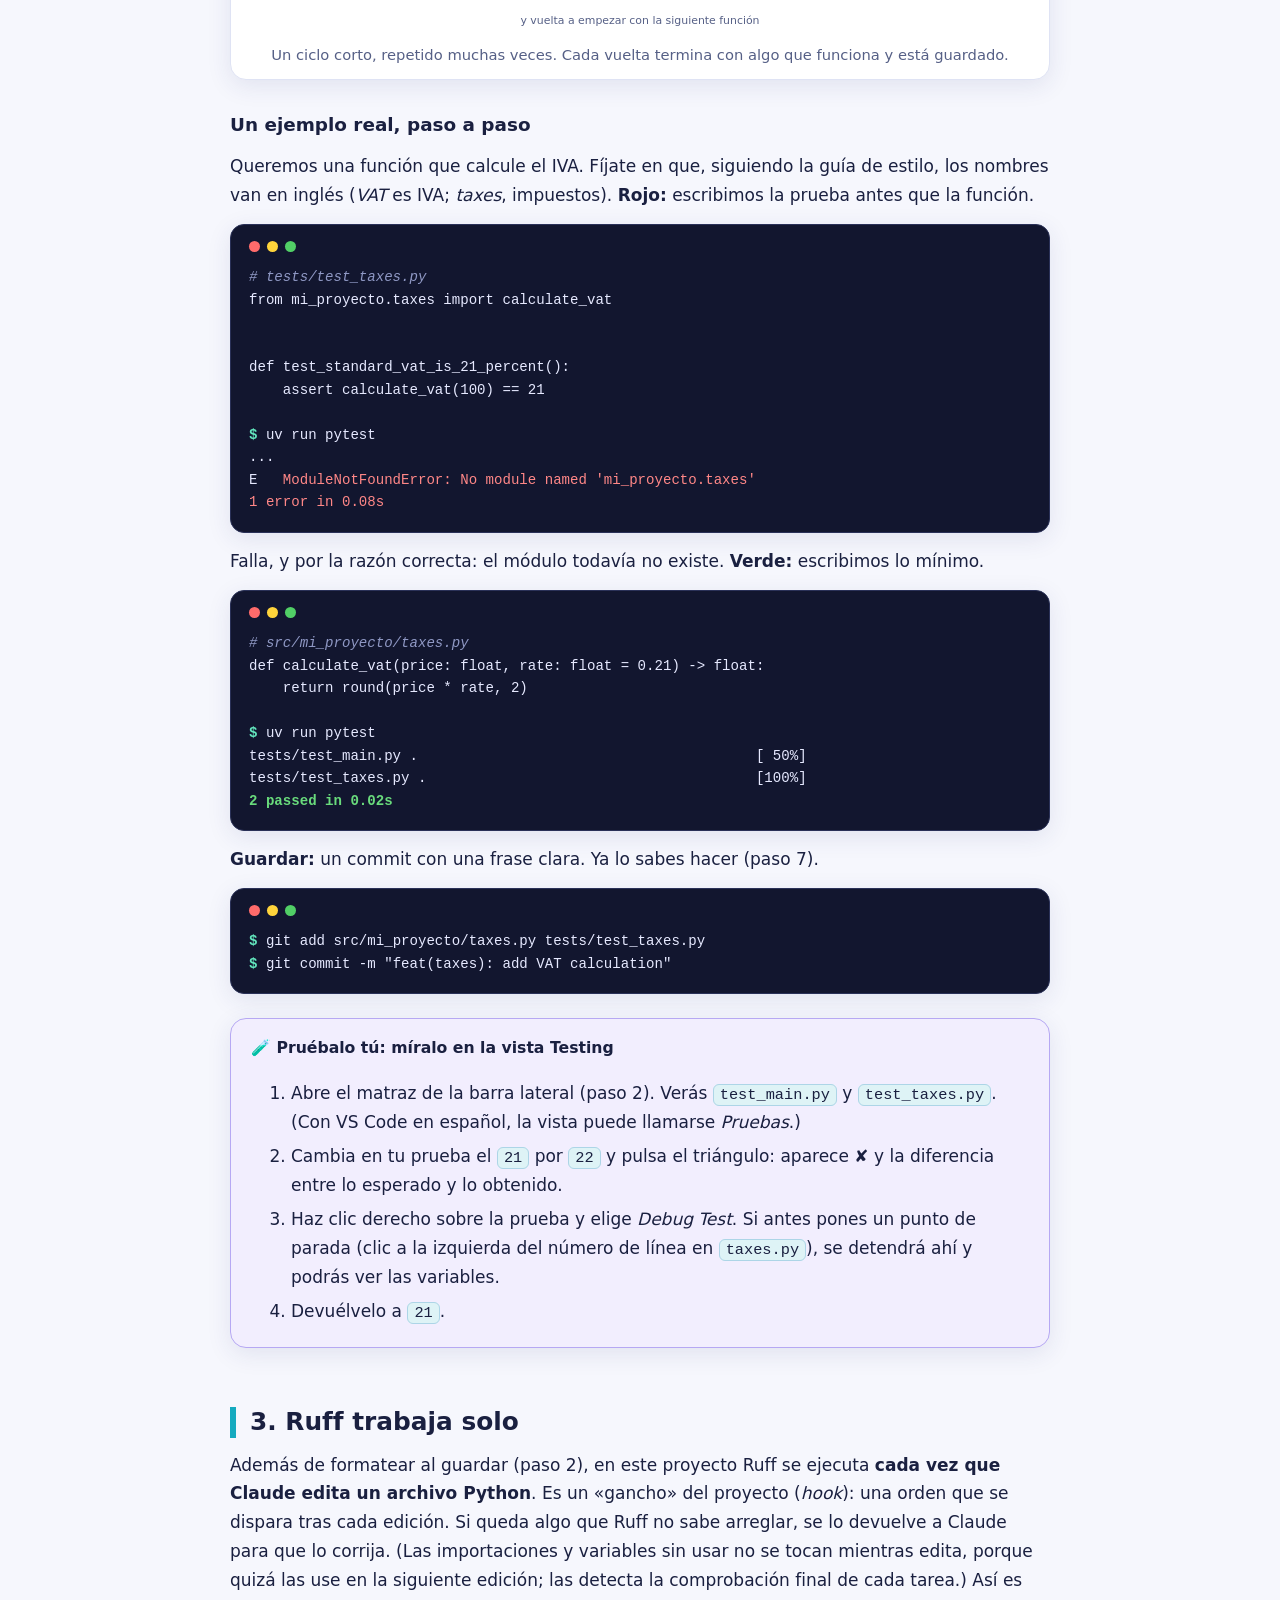
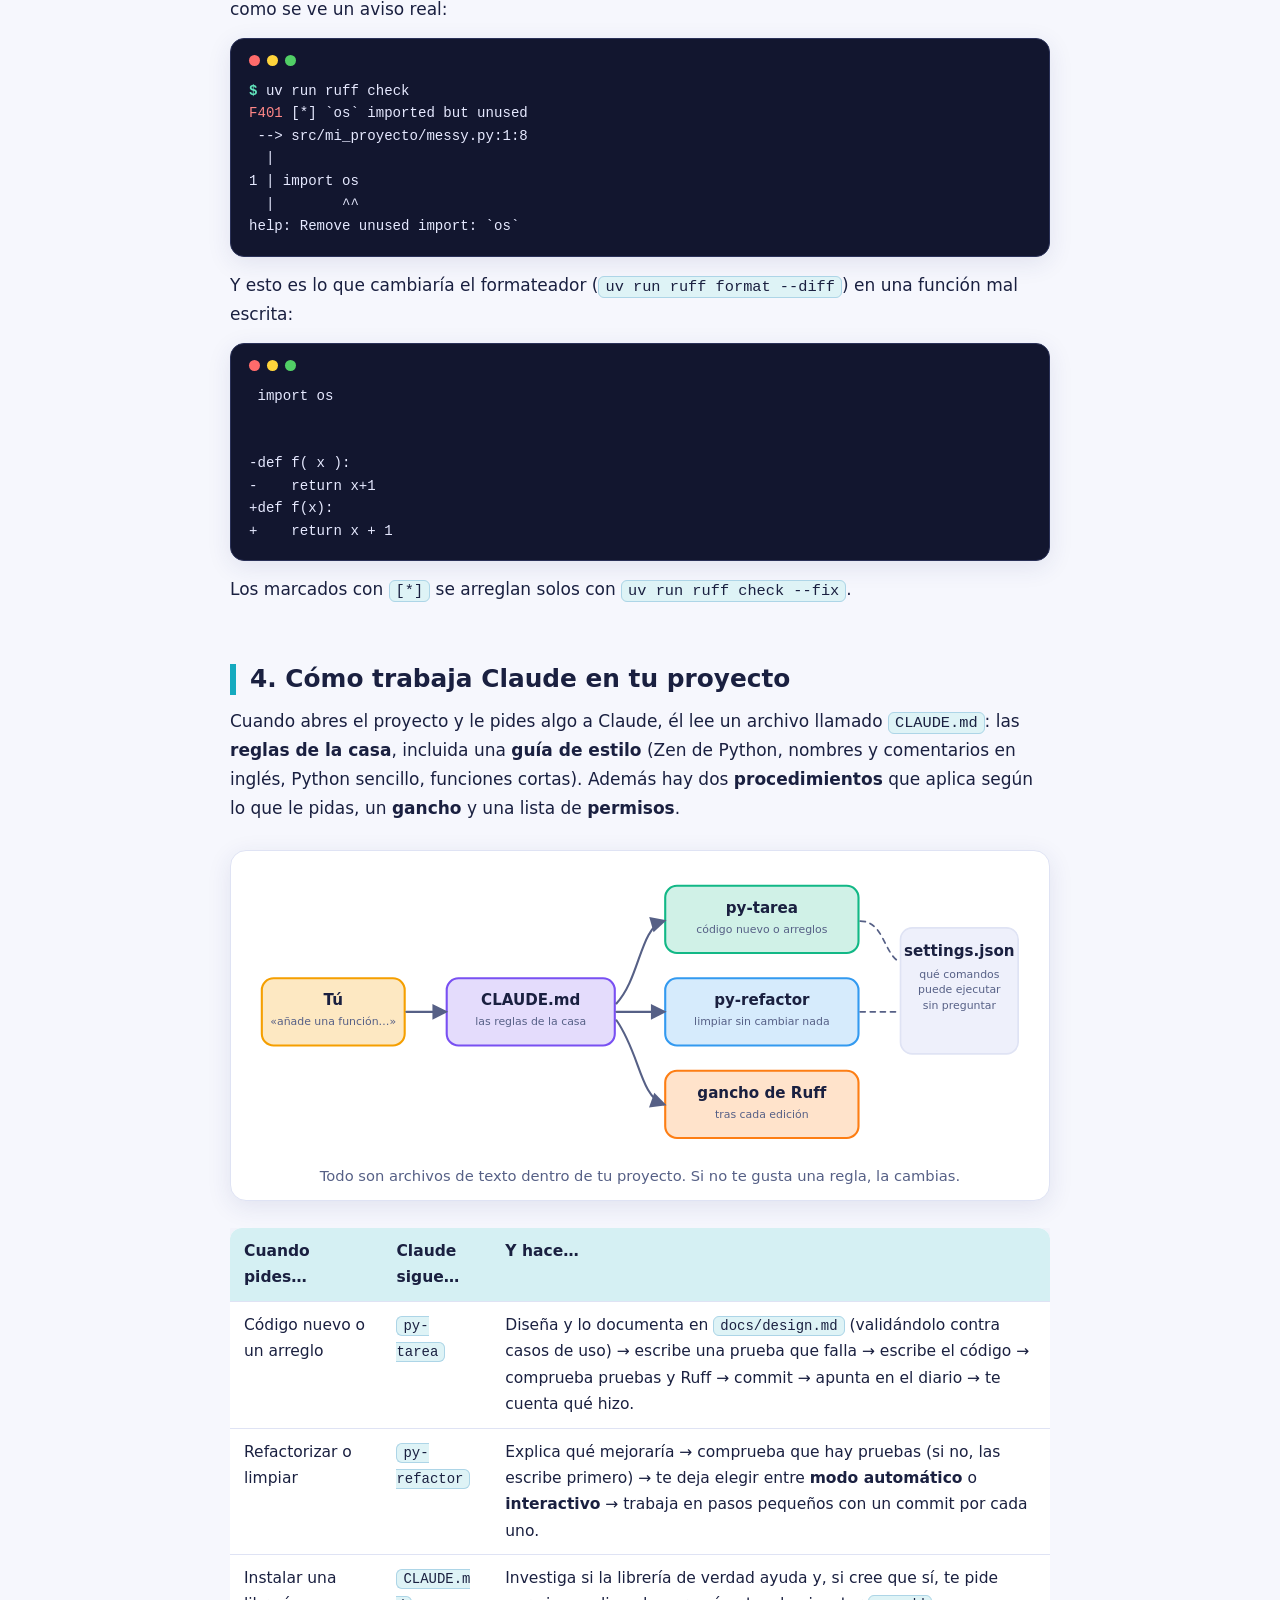
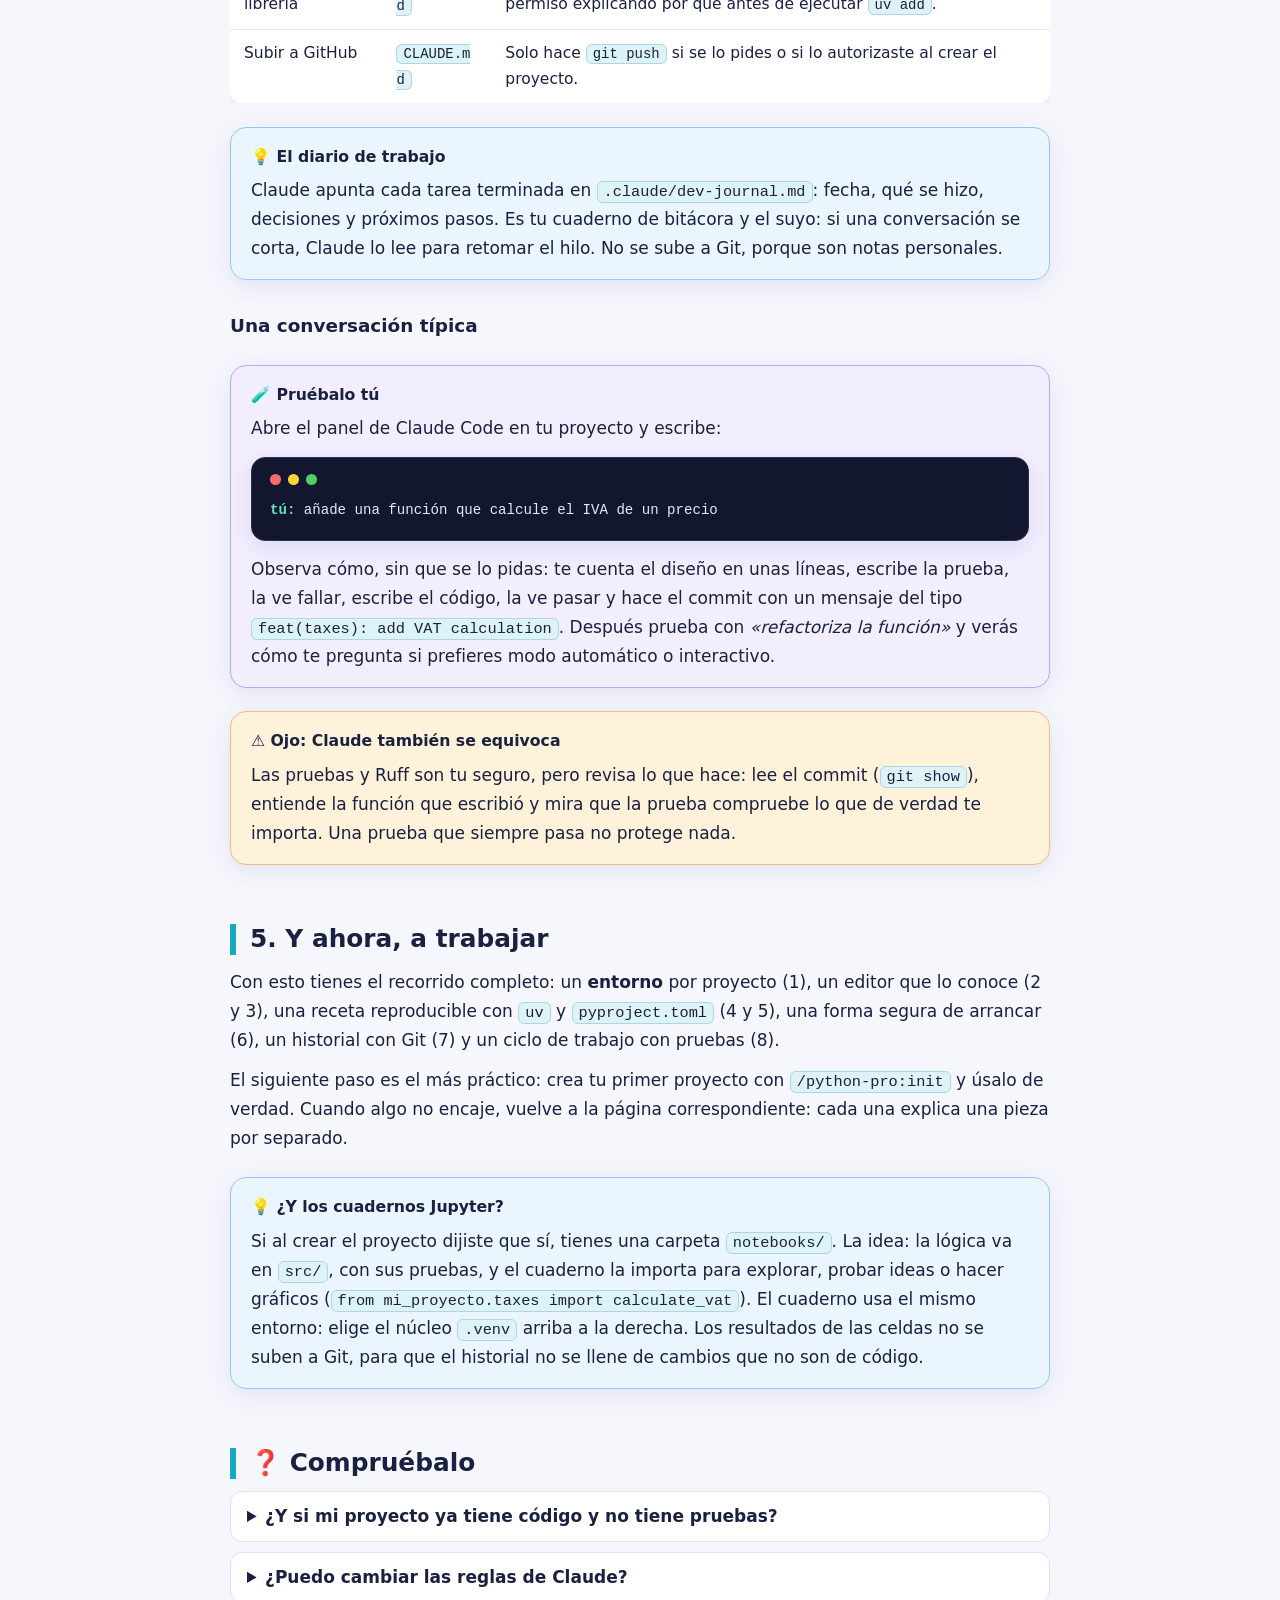
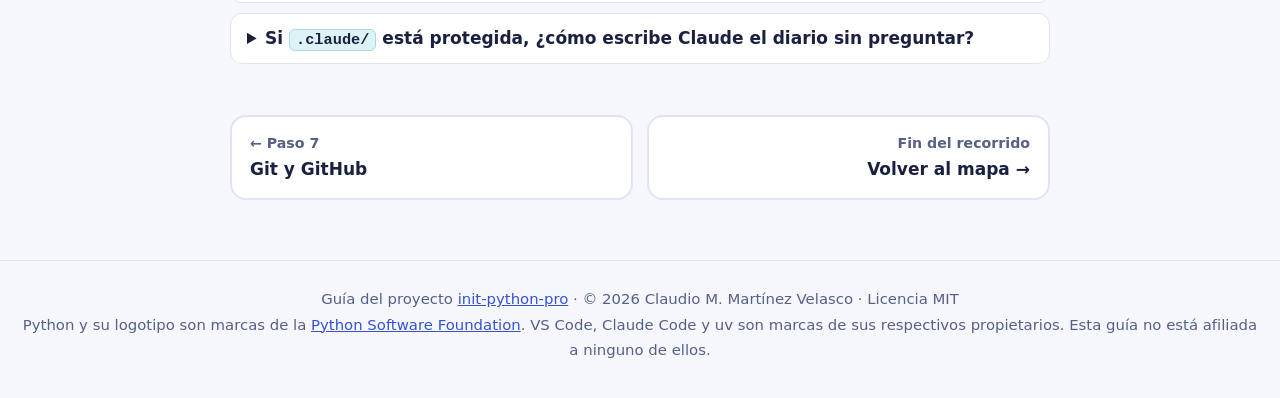
<file: docs/dia-a-dia.html>
<!DOCTYPE html>
<html lang="es">
<head>
  <meta charset="UTF-8">
  <meta name="viewport" content="width=device-width, initial-scale=1">
  <meta name="color-scheme" content="light dark">
  <title>El día a día: pruebas, Ruff y Claude · De script a proyecto</title>
  <meta name="description" content="Cómo se trabaja una vez montado el proyecto.">
  <link rel="icon" href="img/logo.svg" type="image/svg+xml">
  <link rel="stylesheet" href="estilo.css">
</head>
<body data-pagina="dia">
  <a class="saltar" href="#contenido">Saltar al contenido</a>

  <header class="barra">
    <div class="barra-interior">
      <a class="marca" href="index.html"><img class="serpiente" src="img/logo-mix-256.webp" alt="" width="36" height="36">De script <span>→</span> proyecto</a>
      <nav class="camino" aria-label="Pasos de la guía">
        <a href="entornos-virtuales.html" title="1. Entornos virtuales" aria-label="Paso 1: Entornos virtuales">1</a>
        <a href="preparar-vscode.html" title="2. Preparar VS Code" aria-label="Paso 2: Preparar VS Code">2</a>
        <a href="carpeta-interprete-entorno.html" title="3. Carpeta, proyecto, intérprete y entorno" aria-label="Paso 3: Carpeta, proyecto, intérprete y entorno">3</a>
        <a href="librerias-uv.html" title="4. Librerías y versiones" aria-label="Paso 4: Librerías y versiones">4</a>
        <a href="pyproject-toml.html" title="5. pyproject.toml por dentro" aria-label="Paso 5: pyproject.toml por dentro">5</a>
        <a href="arrancar-programa.html" title="6. Cómo arrancar tu programa" aria-label="Paso 6: Cómo arrancar tu programa">6</a>
        <a href="git-github.html" title="7. Git y GitHub" aria-label="Paso 7: Git y GitHub">7</a>
        <a href="dia-a-dia.html" aria-current="page" title="8. El día a día" aria-label="Paso 8: El día a día">8</a>
      </nav>
    </div>
  </header>

  <main id="contenido">
    <div class="cabecera-pagina">
      <span class="paso">Paso 8 de 8</span>
      <h1>El día a día: pruebas, Ruff y Claude</h1>
      <p>Cómo se trabaja una vez montado el proyecto.</p>
    </div>

    <div class="recuadro esencial">
      <span class="etiqueta">⭐ Lo esencial</span>
      <ul>
        <li>El código va en <code>src/</code> y las pruebas en <code>tests/</code>. Cada función nueva nace con su prueba.</li>
        <li>El ciclo es: <strong>prueba que falla → código mínimo → prueba que pasa → commit</strong>.</li>
        <li>Claude sigue las reglas del archivo <code>CLAUDE.md</code> y dos procedimientos del proyecto. Ruff revisa cada archivo que edita. Tú pides cosas con normalidad.</li>
      </ul>
    </div>

    <h2>1. Cómo está ordenado el proyecto</h2>
    <figure class="ilustracion">
      <svg viewBox="0 0 940 400" role="img" aria-labelledby="d1-t d1-d">
        <title id="d1-t">Estructura de carpetas de un proyecto creado con python-pro</title>
        <desc id="d1-d">Un árbol de carpetas con src con el paquete del proyecto, tests con las pruebas, .vscode con la configuración del editor, .claude con las reglas y los procedimientos de Claude, CLAUDE.md, pyproject.toml, uv.lock y .python-version.</desc>
        <rect x="20" y="14" width="500" height="372" rx="16" class="sv-caja"/>
        <rect x="32" y="62" width="476" height="30" rx="8" class="sv-azul"/>
        <rect x="32" y="126" width="476" height="30" rx="8" class="sv-verde"/>
        <rect x="32" y="190" width="476" height="30" rx="8" class="sv-amarillo"/>
        <rect x="32" y="222" width="476" height="30" rx="8" class="sv-violeta"/>
        <rect x="32" y="254" width="476" height="30" rx="8" class="sv-rosa"/>
        <text x="44" y="44" class="sv-mono-b">mi-proyecto/</text>
        <text x="60" y="84" class="sv-mono-b">src/mi_proyecto/</text>
        <text x="76" y="108" class="sv-mono">__init__.py   __main__.py   taxes.py</text>
        <text x="60" y="148" class="sv-mono-b">tests/</text>
        <text x="76" y="172" class="sv-mono">test_main.py   test_taxes.py</text>
        <text x="60" y="212" class="sv-mono-b">.vscode/    <tspan class="sv-mono">botón F5, formato al guardar</tspan></text>
        <text x="60" y="244" class="sv-mono-b">.claude/    <tspan class="sv-mono">procedimientos y permisos</tspan></text>
        <text x="60" y="276" class="sv-mono-b">CLAUDE.md   <tspan class="sv-mono">reglas para Claude</tspan></text>
        <text x="60" y="312" class="sv-mono">pyproject.toml   uv.lock</text>
        <text x="60" y="336" class="sv-mono">.python-version  .gitignore</text>
        <text x="60" y="360" class="sv-mono">.venv/   <tspan class="sv-pequeno">(local, no se sube)</tspan></text>

        <g>
          <rect x="560" y="62" width="360" height="86" rx="12" class="sv-azul"/>
          <text x="578" y="90" class="sv-text">src/ → tu programa</text>
          <text x="578" y="112" class="sv-pequeno">Todo el código que se ejecuta.</text>
          <text x="578" y="130" class="sv-pequeno">Un paquete = una carpeta con __init__.py.</text>
          <rect x="560" y="162" width="360" height="86" rx="12" class="sv-verde"/>
          <text x="578" y="190" class="sv-text">tests/ → la red de seguridad</text>
          <text x="578" y="212" class="sv-pequeno">Un archivo test_*.py por cada parte,</text>
          <text x="578" y="230" class="sv-pequeno">con funciones que empiezan por test_.</text>
          <rect x="560" y="262" width="360" height="86" rx="12" class="sv-violeta"/>
          <text x="578" y="290" class="sv-text">.claude/ y CLAUDE.md → el método</text>
          <text x="578" y="312" class="sv-pequeno">Cómo trabaja Claude en este proyecto.</text>
          <text x="578" y="330" class="sv-pequeno">Son archivos de texto: puedes leerlos y cambiarlos.</text>
        </g>
      </svg>
      <figcaption>Se llama <em>disposición «src»</em>: el código en <code>src/</code> evita que Python importe por accidente archivos sueltos de la raíz.</figcaption>
    </figure>

    <h2>2. El ciclo de trabajo: primero la prueba</h2>
    <p>Una <strong>prueba</strong> es una función que comprueba que otra hace lo que debe. La idea (se llama <em>TDD</em>, desarrollo guiado por pruebas) es escribirla <strong>antes</strong> del código. Suena al revés, pero obliga a pensar qué quieres antes de cómo lo harás, y te deja con una red de seguridad: si más tarde algo rompe lo que ya funcionaba, la prueba lo cuenta.</p>

    <figure class="ilustracion">
      <svg viewBox="0 0 940 290" role="img" aria-labelledby="d2-t d2-d">
        <title id="d2-t">El ciclo rojo, verde, refactor</title>
        <desc id="d2-d">Tres pasos en círculo: escribir una prueba que falla (rojo), escribir el código mínimo para que pase (verde), mejorar el código sin cambiar su comportamiento y volver a empezar.</desc>
        <defs><marker id="d2-f" viewBox="0 0 12 12" refX="9" refY="6" markerWidth="9" markerHeight="9" orient="auto"><path d="M1 1 L11 6 L1 11 z" fill="var(--muted)"/></marker></defs>
        <rect x="20" y="40" width="270" height="150" rx="16" class="sv-rojo"/>
        <text x="40" y="76" class="sv-titulo">🔴 1. Rojo</text>
        <text x="40" y="104" class="sv-pequeno">Escribe una prueba de lo que</text>
        <text x="40" y="124" class="sv-pequeno">quieres. Ejecútala: debe fallar,</text>
        <text x="40" y="144" class="sv-pequeno">y por la razón correcta.</text>
        <rect x="335" y="40" width="270" height="150" rx="16" class="sv-verde"/>
        <text x="355" y="76" class="sv-titulo">🟢 2. Verde</text>
        <text x="355" y="104" class="sv-pequeno">Escribe el código mínimo</text>
        <text x="355" y="124" class="sv-pequeno">para que la prueba pase.</text>
        <text x="355" y="144" class="sv-pequeno">Nada más.</text>
        <rect x="650" y="40" width="270" height="150" rx="16" class="sv-azul"/>
        <text x="670" y="76" class="sv-titulo">🔵 3. Mejorar y guardar</text>
        <text x="670" y="104" class="sv-pequeno">Ordena el código sin cambiar</text>
        <text x="670" y="124" class="sv-pequeno">lo que hace. Pruebas y Ruff</text>
        <text x="670" y="144" class="sv-pequeno">en verde. Commit.</text>
        <path d="M292 115 L333 115" class="sv-linea" marker-end="url(#d2-f)"/>
        <path d="M607 115 L648 115" class="sv-linea" marker-end="url(#d2-f)"/>
        <path d="M785 194 C785 262 155 262 155 194" fill="none" class="sv-linea" marker-end="url(#d2-f)"/>
        <text x="470" y="278" text-anchor="middle" class="sv-pequeno">y vuelta a empezar con la siguiente función</text>
      </svg>
      <figcaption>Un ciclo corto, repetido muchas veces. Cada vuelta termina con algo que funciona y está guardado.</figcaption>
    </figure>

    <h3>Un ejemplo real, paso a paso</h3>
    <p>Queremos una función que calcule el IVA. Fíjate en que, siguiendo la guía de estilo, los nombres van en inglés (<em>VAT</em> es IVA; <em>taxes</em>, impuestos). <strong>Rojo:</strong> escribimos la prueba antes que la función.</p>
<pre class="terminal"><span class="c"># tests/test_taxes.py</span>
from mi_proyecto.taxes import calculate_vat


def test_standard_vat_is_21_percent():
    assert calculate_vat(100) == 21

<span class="p">$</span> uv run pytest
...
E   <span class="r">ModuleNotFoundError: No module named 'mi_proyecto.taxes'</span>
<span class="r">1 error in 0.08s</span></pre>
    <p>Falla, y por la razón correcta: el módulo todavía no existe. <strong>Verde:</strong> escribimos lo mínimo.</p>
<pre class="terminal"><span class="c"># src/mi_proyecto/taxes.py</span>
def calculate_vat(price: float, rate: float = 0.21) -&gt; float:
    return round(price * rate, 2)

<span class="p">$</span> uv run pytest
tests/test_main.py .                                        [ 50%]
tests/test_taxes.py .                                       [100%]
<span class="v">2 passed in 0.02s</span></pre>
    <p><strong>Guardar:</strong> un commit con una frase clara. Ya lo sabes hacer (paso 7).</p>
<pre class="terminal"><span class="p">$</span> git add src/mi_proyecto/taxes.py tests/test_taxes.py
<span class="p">$</span> git commit -m "feat(taxes): add VAT calculation"</pre>

    <div class="recuadro pruebalo">
      <span class="etiqueta">🧪 Pruébalo tú: míralo en la vista Testing</span>
      <ol>
        <li>Abre el matraz de la barra lateral (paso 2). Verás <code>test_main.py</code> y <code>test_taxes.py</code>. (Con VS Code en español, la vista puede llamarse <em>Pruebas</em>.)</li>
        <li>Cambia en tu prueba el <code>21</code> por <code>22</code> y pulsa el triángulo: aparece ✘ y la diferencia entre lo esperado y lo obtenido.</li>
        <li>Haz clic derecho sobre la prueba y elige <em>Debug Test</em>. Si antes pones un punto de parada (clic a la izquierda del número de línea en <code>taxes.py</code>), se detendrá ahí y podrás ver las variables.</li>
        <li>Devuélvelo a <code>21</code>.</li>
      </ol>
    </div>

    <h2>3. Ruff trabaja solo</h2>
    <p>Además de formatear al guardar (paso 2), en este proyecto Ruff se ejecuta <strong>cada vez que Claude edita un archivo Python</strong>. Es un «gancho» del proyecto (<em>hook</em>): una orden que se dispara tras cada edición. Si queda algo que Ruff no sabe arreglar, se lo devuelve a Claude para que lo corrija. (Las importaciones y variables sin usar no se tocan mientras edita, porque quizá las use en la siguiente edición; las detecta la comprobación final de cada tarea.) Así es como se ve un aviso real:</p>
<pre class="terminal"><span class="p">$</span> uv run ruff check
<span class="r">F401</span> [*] `os` imported but unused
 --&gt; src/mi_proyecto/messy.py:1:8
  |
1 | import os
  |        ^^
help: Remove unused import: `os`</pre>
    <p>Y esto es lo que cambiaría el formateador (<code>uv run ruff format --diff</code>) en una función mal escrita:</p>
<pre class="terminal"> import os


-def f( x ):
-    return x+1
+def f(x):
+    return x + 1</pre>
    <p>Los marcados con <code>[*]</code> se arreglan solos con <code>uv run ruff check --fix</code>.</p>

    <h2>4. Cómo trabaja Claude en tu proyecto</h2>
    <p>Cuando abres el proyecto y le pides algo a Claude, él lee un archivo llamado <code>CLAUDE.md</code>: las <strong>reglas de la casa</strong>, incluida una <strong>guía de estilo</strong> (Zen de Python, nombres y comentarios en inglés, Python sencillo, funciones cortas). Además hay dos <strong>procedimientos</strong> que aplica según lo que le pidas, un <strong>gancho</strong> y una lista de <strong>permisos</strong>.</p>

    <figure class="ilustracion">
      <svg viewBox="0 0 940 340" role="img" aria-labelledby="d3-t d3-d">
        <title id="d3-t">Qué archivos del proyecto guían a Claude</title>
        <desc id="d3-d">Cuando pides algo, Claude lee CLAUDE.md. Si pides escribir o arreglar código sigue py-tarea. Si pides refactorizar sigue py-refactor. Tras cada edición, un gancho ejecuta Ruff. Los permisos en settings.json dicen qué comandos puede ejecutar sin preguntar.</desc>
        <defs><marker id="d3-f" viewBox="0 0 12 12" refX="9" refY="6" markerWidth="9" markerHeight="9" orient="auto"><path d="M1 1 L11 6 L1 11 z" fill="var(--muted)"/></marker></defs>
        <rect x="20" y="130" width="170" height="80" rx="14" class="sv-amarillo"/>
        <text x="105" y="162" text-anchor="middle" class="sv-titulo">Tú</text>
        <text x="105" y="186" text-anchor="middle" class="sv-pequeno">«añade una función…»</text>

        <rect x="240" y="130" width="200" height="80" rx="14" class="sv-violeta"/>
        <text x="340" y="162" text-anchor="middle" class="sv-titulo">CLAUDE.md</text>
        <text x="340" y="186" text-anchor="middle" class="sv-pequeno">las reglas de la casa</text>

        <rect x="500" y="20" width="230" height="80" rx="14" class="sv-verde"/>
        <text x="615" y="52" text-anchor="middle" class="sv-titulo">py-tarea</text>
        <text x="615" y="76" text-anchor="middle" class="sv-pequeno">código nuevo o arreglos</text>
        <rect x="500" y="130" width="230" height="80" rx="14" class="sv-azul"/>
        <text x="615" y="162" text-anchor="middle" class="sv-titulo">py-refactor</text>
        <text x="615" y="186" text-anchor="middle" class="sv-pequeno">limpiar sin cambiar nada</text>
        <rect x="500" y="240" width="230" height="80" rx="14" class="sv-naranja"/>
        <text x="615" y="272" text-anchor="middle" class="sv-titulo">gancho de Ruff</text>
        <text x="615" y="296" text-anchor="middle" class="sv-pequeno">tras cada edición</text>

        <rect x="780" y="70" width="140" height="150" rx="14" class="sv-gris"/>
        <text x="850" y="104" text-anchor="middle" class="sv-titulo">settings.json</text>
        <text x="850" y="130" text-anchor="middle" class="sv-pequeno">qué comandos</text>
        <text x="850" y="148" text-anchor="middle" class="sv-pequeno">puede ejecutar</text>
        <text x="850" y="166" text-anchor="middle" class="sv-pequeno">sin preguntar</text>

        <path d="M192 170 L238 170" class="sv-linea" marker-end="url(#d3-f)"/>
        <path d="M442 160 C470 130 470 70 498 62" fill="none" class="sv-linea" marker-end="url(#d3-f)"/>
        <path d="M442 170 L498 170" class="sv-linea" marker-end="url(#d3-f)"/>
        <path d="M442 180 C470 220 470 270 498 280" fill="none" class="sv-linea" marker-end="url(#d3-f)"/>
        <path d="M732 62 C760 62 760 100 778 110" fill="none" class="sv-punteada"/>
        <path d="M732 170 L778 170" class="sv-punteada"/>
      </svg>
      <figcaption>Todo son archivos de texto dentro de tu proyecto. Si no te gusta una regla, la cambias.</figcaption>
    </figure>

    <div class="tabla"><table>
      <thead><tr><th>Cuando pides…</th><th>Claude sigue…</th><th>Y hace…</th></tr></thead>
      <tbody>
        <tr><td>Código nuevo o un arreglo</td><td><code>py-tarea</code></td><td>Diseña y lo documenta en <code>docs/design.md</code> (validándolo contra casos de uso) → escribe una prueba que falla → escribe el código → comprueba pruebas y Ruff → commit → apunta en el diario → te cuenta qué hizo.</td></tr>
        <tr><td>Refactorizar o limpiar</td><td><code>py-refactor</code></td><td>Explica qué mejoraría → comprueba que hay pruebas (si no, las escribe primero) → te deja elegir entre <strong>modo automático</strong> o <strong>interactivo</strong> → trabaja en pasos pequeños con un commit por cada uno.</td></tr>
        <tr><td>Instalar una librería</td><td><code>CLAUDE.md</code></td><td>Investiga si la librería de verdad ayuda y, si cree que sí, te pide permiso explicando por qué antes de ejecutar <code>uv add</code>.</td></tr>
        <tr><td>Subir a GitHub</td><td><code>CLAUDE.md</code></td><td>Solo hace <code>git push</code> si se lo pides o si lo autorizaste al crear el proyecto.</td></tr>
      </tbody>
    </table></div>

    <div class="recuadro dato">
      <span class="etiqueta">💡 El diario de trabajo</span>
      Claude apunta cada tarea terminada en <code>.claude/dev-journal.md</code>: fecha, qué se hizo, decisiones y próximos pasos. Es tu cuaderno de bitácora y el suyo: si una conversación se corta, Claude lo lee para retomar el hilo. No se sube a Git, porque son notas personales.
    </div>

    <h3>Una conversación típica</h3>
    <div class="recuadro pruebalo">
      <span class="etiqueta">🧪 Pruébalo tú</span>
      Abre el panel de Claude Code en tu proyecto y escribe:
<pre class="terminal"><span class="p">tú:</span> añade una función que calcule el IVA de un precio</pre>
      Observa cómo, sin que se lo pidas: te cuenta el diseño en unas líneas, escribe la prueba, la ve fallar, escribe el código, la ve pasar y hace el commit con un mensaje del tipo <code>feat(taxes): add VAT calculation</code>. Después prueba con <em>«refactoriza la función»</em> y verás cómo te pregunta si prefieres modo automático o interactivo.
    </div>

    <div class="recuadro ojo">
      <span class="etiqueta">⚠️ Ojo: Claude también se equivoca</span>
      Las pruebas y Ruff son tu seguro, pero revisa lo que hace: lee el commit (<code>git show</code>), entiende la función que escribió y mira que la prueba compruebe lo que de verdad te importa. Una prueba que siempre pasa no protege nada.
    </div>

    <h2>5. Y ahora, a trabajar</h2>
    <p>Con esto tienes el recorrido completo: un <strong>entorno</strong> por proyecto (1), un editor que lo conoce (2 y 3), una receta reproducible con <code>uv</code> y <code>pyproject.toml</code> (4 y 5), una forma segura de arrancar (6), un historial con Git (7) y un ciclo de trabajo con pruebas (8).</p>
    <p>El siguiente paso es el más práctico: crea tu primer proyecto con <code>/python-pro:init</code> y úsalo de verdad. Cuando algo no encaje, vuelve a la página correspondiente: cada una explica una pieza por separado.</p>

    <div class="recuadro dato">
      <span class="etiqueta">💡 ¿Y los cuadernos Jupyter?</span>
      Si al crear el proyecto dijiste que sí, tienes una carpeta <code>notebooks/</code>. La idea: la lógica va en <code>src/</code>, con sus pruebas, y el cuaderno la importa para explorar, probar ideas o hacer gráficos (<code>from mi_proyecto.taxes import calculate_vat</code>). El cuaderno usa el mismo entorno: elige el núcleo <code>.venv</code> arriba a la derecha. Los resultados de las celdas no se suben a Git, para que el historial no se llene de cambios que no son de código.
    </div>

    <h2>❓ Compruébalo</h2>
    <details>
      <summary>¿Y si mi proyecto ya tiene código y no tiene pruebas?</summary>
      <p>Pídele a Claude que refactorice: antes de tocar nada, <code>py-refactor</code> comprueba si hay pruebas y, si no, ofrece escribir primero unas que fijen cómo se comporta el código ahora.</p>
    </details>
    <details>
      <summary>¿Puedo cambiar las reglas de Claude?</summary>
      <p>Sí. <code>CLAUDE.md</code> y los procedimientos de <code>.claude/skills/</code> son texto. Cambia lo que quieras (por ejemplo, el idioma de los comentarios) y Claude lo seguirá desde la siguiente sesión.</p>
    </details>
    <details>
      <summary>Si <code>.claude/</code> está protegida, ¿cómo escribe Claude el diario sin preguntar?</summary>
      <p>Claude Code protege la carpeta <code>.claude/</code>: si Claude edita un archivo ahí con sus herramientas de edición, te pide permiso, aunque esté autorizado en la configuración. Por eso el proyecto trae un pequeño script, <code>.claude/scripts/journal.sh</code>, que solo sabe añadir una entrada al diario, y <code>.claude/settings.json</code> permite ejecutarlo sin preguntar. Los permisos sí se suben a Git, para que quien clone el proyecto tenga las mismas reglas; el diario no.</p>
    </details>

    <nav class="navegacion" aria-label="Navegación entre páginas">
      <a href="git-github.html"><small>← Paso 7</small>Git y GitHub</a>
      <a class="sig" href="index.html"><small>Fin del recorrido</small>Volver al mapa →</a>
    </nav>
  </main>

  <footer class="pie">
    Guía del proyecto <a href="https://github.com/clamaveruma/init-python-pro">init-python-pro</a> · © 2026 Claudio M. Martínez Velasco · Licencia MIT<br>Python y su logotipo son marcas de la <a href="https://www.python.org/psf/trademarks/">Python Software Foundation</a>. VS Code, Claude Code y uv son marcas de sus respectivos propietarios. Esta guía no está afiliada a ninguno de ellos.
  </footer>
</body>
</html>
</file>
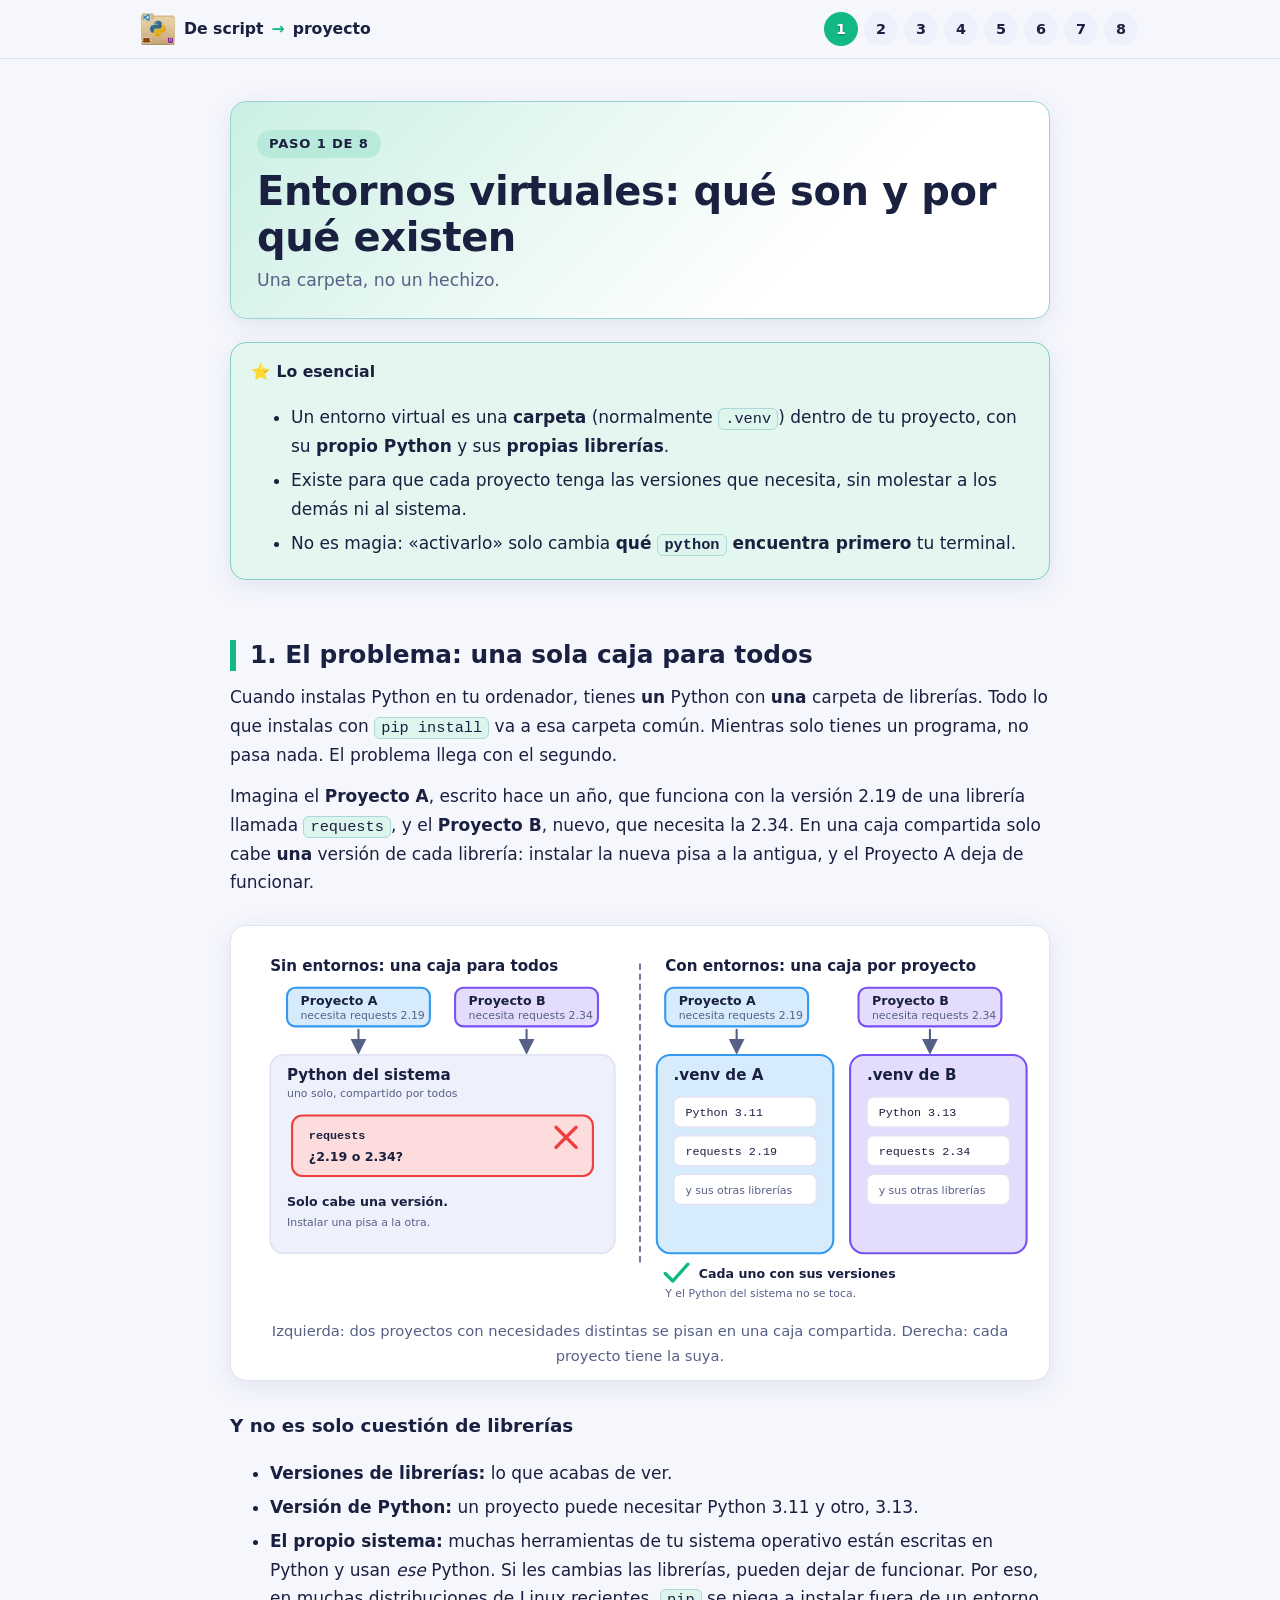
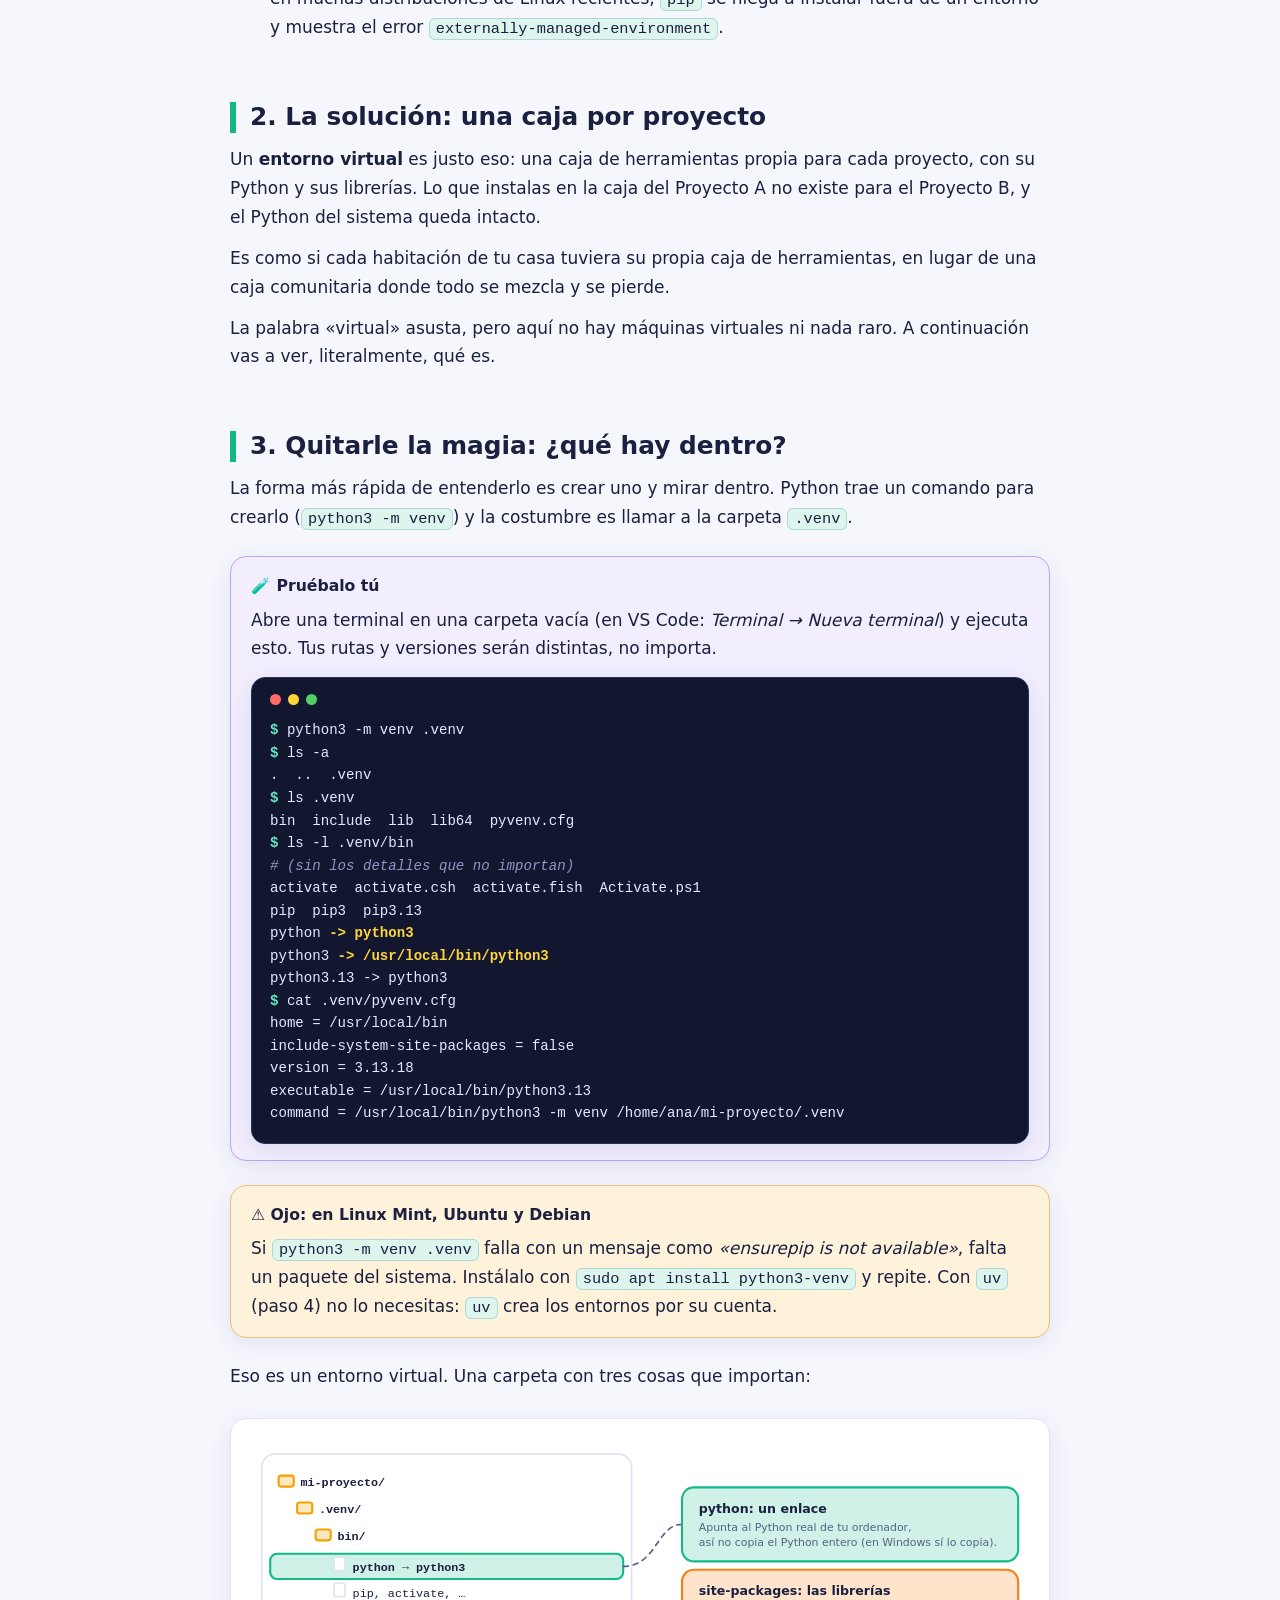
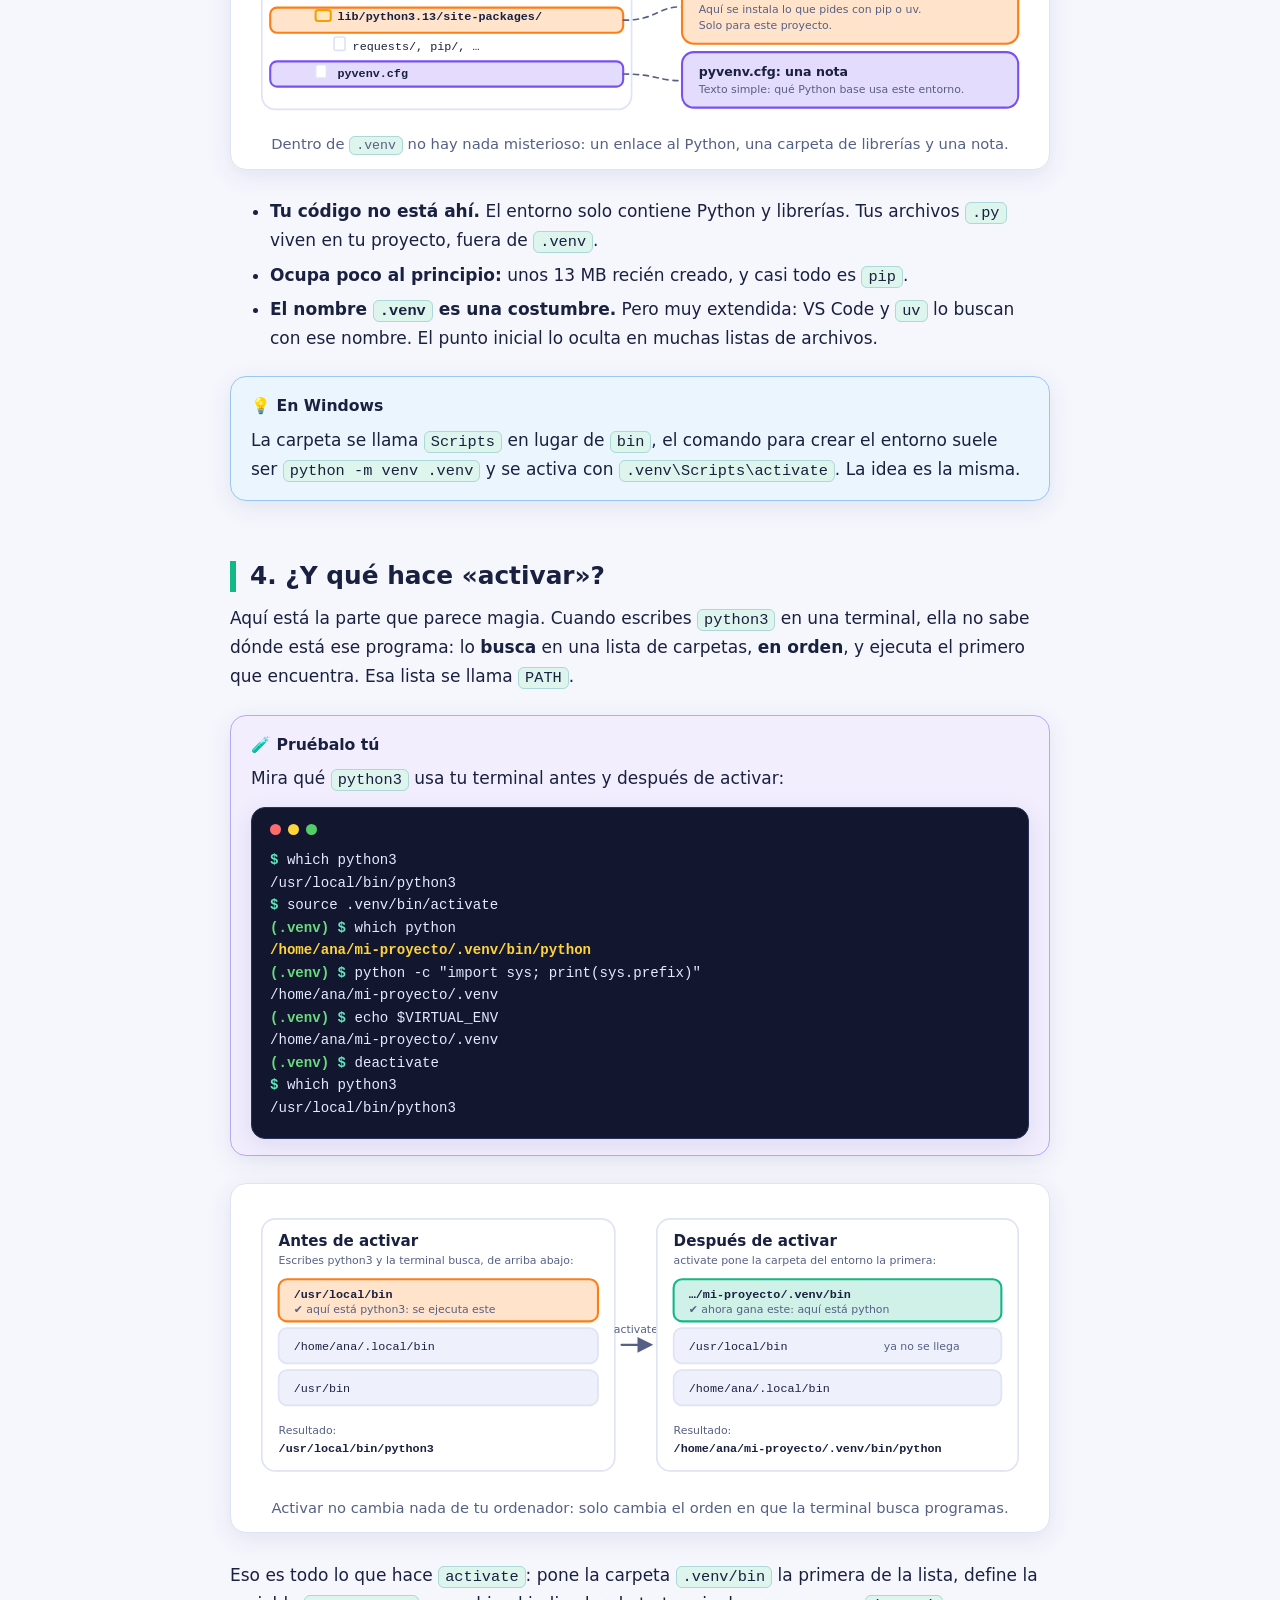
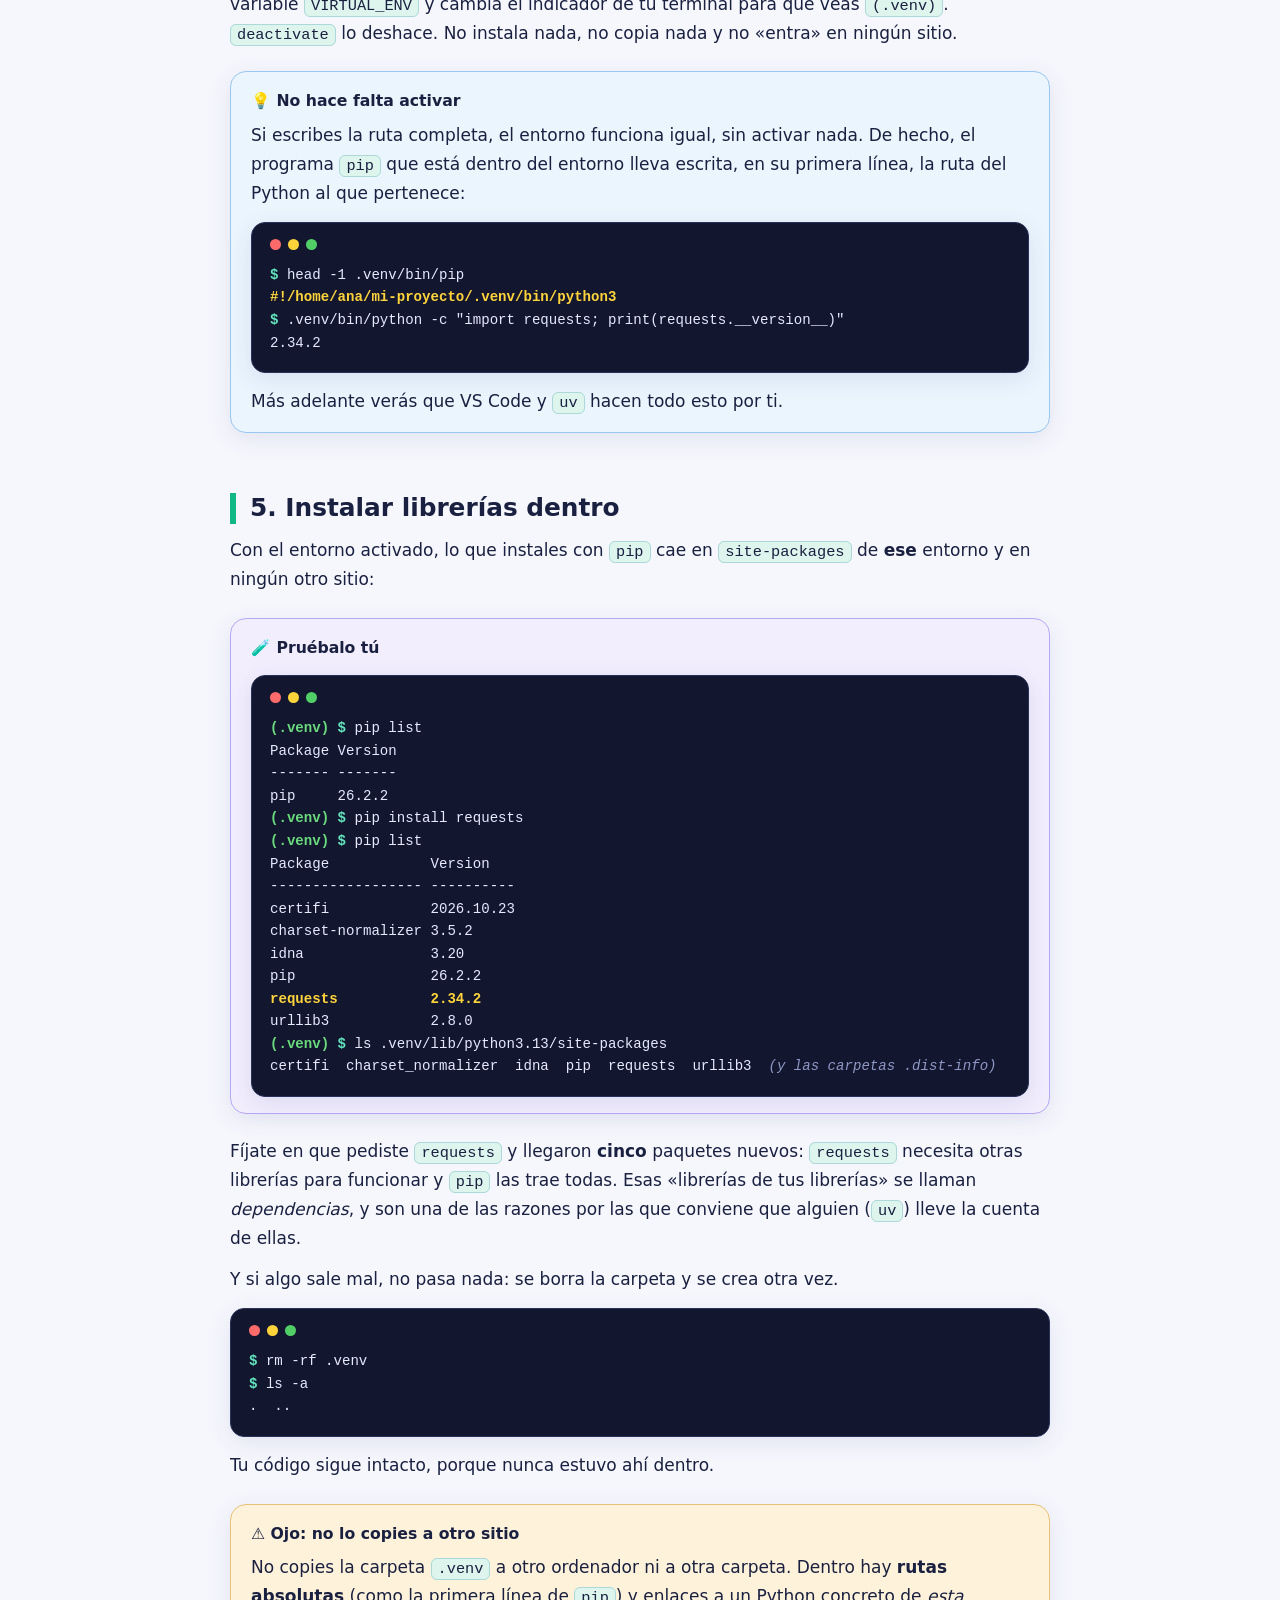
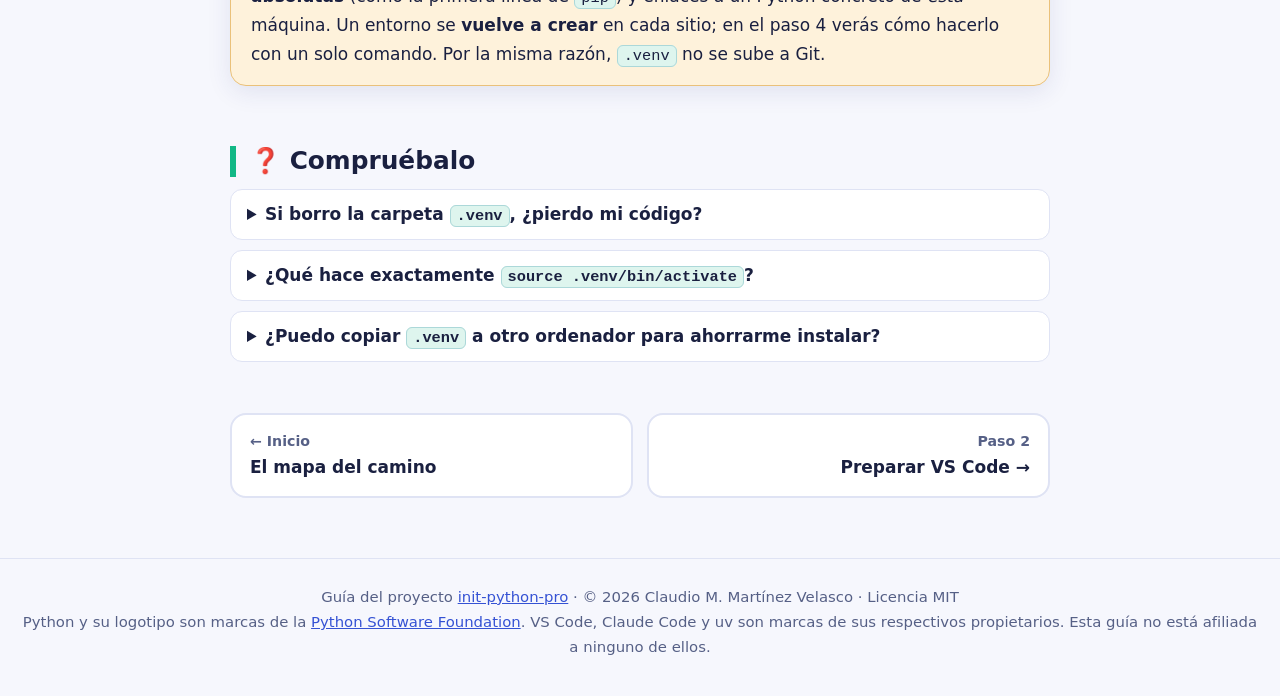
<file: docs/entornos-virtuales.html>
<!DOCTYPE html>
<html lang="es">
<head>
  <meta charset="UTF-8">
  <meta name="viewport" content="width=device-width, initial-scale=1">
  <meta name="color-scheme" content="light dark">
  <title>Entornos virtuales: qué son y por qué existen · De script a proyecto</title>
  <meta name="description" content="Qué es un entorno virtual de Python, por qué lo necesitas y qué hay dentro, sin magia. Con ejemplos que puedes ejecutar tú.">
  <link rel="icon" href="img/logo.svg" type="image/svg+xml">
  <link rel="stylesheet" href="estilo.css">
</head>
<body data-pagina="entornos">
  <a class="saltar" href="#contenido">Saltar al contenido</a>

  <header class="barra">
    <div class="barra-interior">
      <a class="marca" href="index.html"><img class="serpiente" src="img/logo-mix-256.webp" alt="" width="36" height="36">De script <span>→</span> proyecto</a>
      <nav class="camino" aria-label="Pasos de la guía">
        <a href="entornos-virtuales.html" aria-current="page" title="1. Entornos virtuales" aria-label="Paso 1: Entornos virtuales">1</a>
        <a href="preparar-vscode.html" title="2. Preparar VS Code" aria-label="Paso 2: Preparar VS Code">2</a>
        <a href="carpeta-interprete-entorno.html" title="3. Carpeta, proyecto, intérprete y entorno" aria-label="Paso 3: Carpeta, proyecto, intérprete y entorno">3</a>
        <a href="librerias-uv.html" title="4. Librerías y versiones" aria-label="Paso 4: Librerías y versiones">4</a>
        <a href="pyproject-toml.html" title="5. pyproject.toml por dentro" aria-label="Paso 5: pyproject.toml por dentro">5</a>
        <a href="arrancar-programa.html" title="6. Cómo arrancar tu programa" aria-label="Paso 6: Cómo arrancar tu programa">6</a>
        <a href="git-github.html" title="7. Git y GitHub" aria-label="Paso 7: Git y GitHub">7</a>
        <a href="dia-a-dia.html" title="8. El día a día" aria-label="Paso 8: El día a día">8</a>
      </nav>
    </div>
  </header>

  <main id="contenido">
    <div class="cabecera-pagina">
      <span class="paso">Paso 1 de 8</span>
      <h1>Entornos virtuales: qué son y por qué existen</h1>
      <p>Una carpeta, no un hechizo.</p>
    </div>

    <div class="recuadro esencial">
      <span class="etiqueta">⭐ Lo esencial</span>
      <ul>
        <li>Un entorno virtual es una <strong>carpeta</strong> (normalmente <code>.venv</code>) dentro de tu proyecto, con su <strong>propio Python</strong> y sus <strong>propias librerías</strong>.</li>
        <li>Existe para que cada proyecto tenga las versiones que necesita, sin molestar a los demás ni al sistema.</li>
        <li>No es magia: «activarlo» solo cambia <strong>qué <code>python</code> encuentra primero</strong> tu terminal.</li>
      </ul>
    </div>

    <h2>1. El problema: una sola caja para todos</h2>
    <p>Cuando instalas Python en tu ordenador, tienes <strong>un</strong> Python con <strong>una</strong> carpeta de librerías. Todo lo que instalas con <code>pip install</code> va a esa carpeta común. Mientras solo tienes un programa, no pasa nada. El problema llega con el segundo.</p>
    <p>Imagina el <strong>Proyecto A</strong>, escrito hace un año, que funciona con la versión 2.19 de una librería llamada <code>requests</code>, y el <strong>Proyecto B</strong>, nuevo, que necesita la 2.34. En una caja compartida solo cabe <strong>una</strong> versión de cada librería: instalar la nueva pisa a la antigua, y el Proyecto A deja de funcionar.</p>

    <figure class="ilustracion">
      <svg viewBox="0 0 940 436" role="img" aria-labelledby="f1-t f1-d">
        <title id="f1-t">Un Python compartido frente a un entorno por proyecto</title>
        <desc id="f1-d">A la izquierda, dos proyectos que necesitan versiones distintas de la misma librería comparten un único Python del sistema y se pisan. A la derecha, cada proyecto tiene su propio entorno con sus versiones.</desc>
        <defs>
          <marker id="f1-flecha" viewBox="0 0 12 12" refX="9" refY="6" markerWidth="9" markerHeight="9" orient="auto">
            <path d="M1 1 L11 6 L1 11 z" fill="var(--muted)"/>
          </marker>
        </defs>

        <text x="30" y="32" class="sv-titulo">Sin entornos: una caja para todos</text>
        <rect x="50" y="52" width="170" height="46" rx="10" class="sv-azul"/>
        <text x="66" y="72" class="sv-text">Proyecto A</text>
        <text x="66" y="89" class="sv-pequeno">necesita requests 2.19</text>
        <rect x="250" y="52" width="170" height="46" rx="10" class="sv-violeta"/>
        <text x="266" y="72" class="sv-text">Proyecto B</text>
        <text x="266" y="89" class="sv-pequeno">necesita requests 2.34</text>
        <path d="M135 102 L135 128" class="sv-linea" marker-end="url(#f1-flecha)"/>
        <path d="M335 102 L335 128" class="sv-linea" marker-end="url(#f1-flecha)"/>

        <rect x="30" y="132" width="410" height="236" rx="16" class="sv-gris"/>
        <text x="50" y="162" class="sv-titulo">Python del sistema</text>
        <text x="50" y="182" class="sv-pequeno">uno solo, compartido por todos</text>
        <rect x="56" y="204" width="358" height="72" rx="12" class="sv-rojo"/>
        <text x="76" y="232" class="sv-mono-b">requests</text>
        <text x="76" y="258" class="sv-text">¿2.19 o 2.34?</text>
        <path d="M370 218 L394 242 M394 218 L370 242" class="sv-trazo-rojo"/>
        <text x="50" y="312" class="sv-text">Solo cabe una versión.</text>
        <text x="50" y="336" class="sv-pequeno">Instalar una pisa a la otra.</text>

        <path d="M470 24 L470 384" class="sv-punteada"/>

        <text x="500" y="32" class="sv-titulo">Con entornos: una caja por proyecto</text>
        <rect x="500" y="52" width="170" height="46" rx="10" class="sv-azul"/>
        <text x="516" y="72" class="sv-text">Proyecto A</text>
        <text x="516" y="89" class="sv-pequeno">necesita requests 2.19</text>
        <rect x="730" y="52" width="170" height="46" rx="10" class="sv-violeta"/>
        <text x="746" y="72" class="sv-text">Proyecto B</text>
        <text x="746" y="89" class="sv-pequeno">necesita requests 2.34</text>
        <path d="M585 102 L585 128" class="sv-linea" marker-end="url(#f1-flecha)"/>
        <path d="M815 102 L815 128" class="sv-linea" marker-end="url(#f1-flecha)"/>

        <rect x="490" y="132" width="210" height="236" rx="16" class="sv-azul"/>
        <text x="510" y="162" class="sv-titulo">.venv de A</text>
        <rect x="510" y="182" width="170" height="36" rx="8" class="sv-caja"/><text x="524" y="205" class="sv-mono">Python 3.11</text>
        <rect x="510" y="228" width="170" height="36" rx="8" class="sv-caja"/><text x="524" y="251" class="sv-mono">requests 2.19</text>
        <rect x="510" y="274" width="170" height="36" rx="8" class="sv-caja"/><text x="524" y="297" class="sv-pequeno">y sus otras librerías</text>

        <rect x="720" y="132" width="210" height="236" rx="16" class="sv-violeta"/>
        <text x="740" y="162" class="sv-titulo">.venv de B</text>
        <rect x="740" y="182" width="170" height="36" rx="8" class="sv-caja"/><text x="754" y="205" class="sv-mono">Python 3.13</text>
        <rect x="740" y="228" width="170" height="36" rx="8" class="sv-caja"/><text x="754" y="251" class="sv-mono">requests 2.34</text>
        <rect x="740" y="274" width="170" height="36" rx="8" class="sv-caja"/><text x="754" y="297" class="sv-pequeno">y sus otras librerías</text>

        <path d="M500 392 l9 9 l18 -20" class="sv-trazo-verde"/>
        <text x="540" y="398" class="sv-text">Cada uno con sus versiones</text>
        <text x="500" y="420" class="sv-pequeno">Y el Python del sistema no se toca.</text>
      </svg>
      <figcaption>Izquierda: dos proyectos con necesidades distintas se pisan en una caja compartida. Derecha: cada proyecto tiene la suya.</figcaption>
    </figure>

    <h3>Y no es solo cuestión de librerías</h3>
    <ul>
      <li><strong>Versiones de librerías:</strong> lo que acabas de ver.</li>
      <li><strong>Versión de Python:</strong> un proyecto puede necesitar Python 3.11 y otro, 3.13.</li>
      <li><strong>El propio sistema:</strong> muchas herramientas de tu sistema operativo están escritas en Python y usan <em>ese</em> Python. Si les cambias las librerías, pueden dejar de funcionar. Por eso, en muchas distribuciones de Linux recientes, <code>pip</code> se niega a instalar fuera de un entorno y muestra el error <code>externally-managed-environment</code>.</li>
    </ul>

    <h2>2. La solución: una caja por proyecto</h2>
    <p>Un <strong>entorno virtual</strong> es justo eso: una caja de herramientas propia para cada proyecto, con su Python y sus librerías. Lo que instalas en la caja del Proyecto A no existe para el Proyecto B, y el Python del sistema queda intacto.</p>
    <p>Es como si cada habitación de tu casa tuviera su propia caja de herramientas, en lugar de una caja comunitaria donde todo se mezcla y se pierde.</p>
    <p>La palabra «virtual» asusta, pero aquí no hay máquinas virtuales ni nada raro. A continuación vas a ver, literalmente, qué es.</p>

    <h2>3. Quitarle la magia: ¿qué hay dentro?</h2>
    <p>La forma más rápida de entenderlo es crear uno y mirar dentro. Python trae un comando para crearlo (<code>python3 -m venv</code>) y la costumbre es llamar a la carpeta <code>.venv</code>.</p>

    <div class="recuadro pruebalo">
      <span class="etiqueta">🧪 Pruébalo tú</span>
      Abre una terminal en una carpeta vacía (en VS Code: <em>Terminal → Nueva terminal</em>) y ejecuta esto. Tus rutas y versiones serán distintas, no importa.
<pre class="terminal"><span class="p">$</span> python3 -m venv .venv
<span class="p">$</span> ls -a
.  ..  .venv
<span class="p">$</span> ls .venv
bin  include  lib  lib64  pyvenv.cfg
<span class="p">$</span> ls -l .venv/bin
<span class="c"># (sin los detalles que no importan)</span>
activate  activate.csh  activate.fish  Activate.ps1
pip  pip3  pip3.13
python <span class="h">-&gt; python3</span>
python3 <span class="h">-&gt; /usr/local/bin/python3</span>
python3.13 -&gt; python3
<span class="p">$</span> cat .venv/pyvenv.cfg
home = /usr/local/bin
include-system-site-packages = false
version = 3.13.18
executable = /usr/local/bin/python3.13
command = /usr/local/bin/python3 -m venv /home/ana/mi-proyecto/.venv</pre>
    </div>

    <div class="recuadro ojo">
      <span class="etiqueta">⚠️ Ojo: en Linux Mint, Ubuntu y Debian</span>
      Si <code>python3 -m venv .venv</code> falla con un mensaje como <em>«ensurepip is not available»</em>, falta un paquete del sistema. Instálalo con <code>sudo apt install python3-venv</code> y repite. Con <code>uv</code> (paso 4) no lo necesitas: <code>uv</code> crea los entornos por su cuenta.
    </div>

    <p>Eso es un entorno virtual. Una carpeta con tres cosas que importan:</p>

    <figure class="ilustracion">
      <svg viewBox="0 0 940 340" role="img" aria-labelledby="f2-t f2-d">
        <title id="f2-t">Qué hay dentro de la carpeta .venv</title>
        <desc id="f2-d">Un árbol de carpetas con tres partes destacadas: bin/python, que es un enlace al Python real; lib/python3.13/site-packages, donde se instalan las librerías; y pyvenv.cfg, un archivo de texto que dice qué Python base se usa.</desc>

        <rect x="20" y="20" width="440" height="304" rx="16" class="sv-caja"/>

        <rect x="30" y="139" width="420" height="30" rx="8" class="sv-verde"/>
        <rect x="30" y="203" width="420" height="30" rx="8" class="sv-naranja"/>
        <rect x="30" y="267" width="420" height="30" rx="8" class="sv-violeta"/>

        <rect x="40" y="46" width="18" height="13" rx="3" class="sv-amarillo"/><text x="66" y="58" class="sv-mono-b">mi-proyecto/</text>
        <rect x="62" y="78" width="18" height="13" rx="3" class="sv-amarillo"/><text x="88" y="90" class="sv-mono-b">.venv/</text>
        <rect x="84" y="110" width="18" height="13" rx="3" class="sv-amarillo"/><text x="110" y="122" class="sv-mono-b">bin/</text>
        <rect x="106" y="143" width="13" height="16" rx="2" class="sv-caja"/><text x="128" y="159" class="sv-mono-b">python → python3</text>
        <rect x="106" y="174" width="13" height="16" rx="2" class="sv-caja"/><text x="128" y="190" class="sv-mono">pip, activate, …</text>
        <rect x="84" y="206" width="18" height="13" rx="3" class="sv-amarillo"/><text x="110" y="218" class="sv-mono-b">lib/python3.13/site-packages/</text>
        <rect x="106" y="238" width="13" height="16" rx="2" class="sv-caja"/><text x="128" y="253" class="sv-mono">requests/, pip/, …</text>
        <rect x="84" y="271" width="13" height="16" rx="2" class="sv-caja"/><text x="110" y="286" class="sv-mono-b">pyvenv.cfg</text>

        <path d="M450 154 C490 154 490 104 520 104" class="sv-punteada"/>
        <path d="M450 218 C490 218 490 202 520 202" class="sv-punteada"/>
        <path d="M450 282 C490 282 490 290 520 290" class="sv-punteada"/>

        <rect x="520" y="60" width="400" height="88" rx="14" class="sv-verde"/>
        <text x="540" y="90" class="sv-text">python: un enlace</text>
        <text x="540" y="112" class="sv-pequeno">Apunta al Python real de tu ordenador,</text>
        <text x="540" y="130" class="sv-pequeno">así no copia el Python entero (en Windows sí lo copia).</text>

        <rect x="520" y="158" width="400" height="88" rx="14" class="sv-naranja"/>
        <text x="540" y="188" class="sv-text">site-packages: las librerías</text>
        <text x="540" y="210" class="sv-pequeno">Aquí se instala lo que pides con pip o uv.</text>
        <text x="540" y="228" class="sv-pequeno">Solo para este proyecto.</text>

        <rect x="520" y="256" width="400" height="66" rx="14" class="sv-violeta"/>
        <text x="540" y="284" class="sv-text">pyvenv.cfg: una nota</text>
        <text x="540" y="305" class="sv-pequeno">Texto simple: qué Python base usa este entorno.</text>
      </svg>
      <figcaption>Dentro de <code>.venv</code> no hay nada misterioso: un enlace al Python, una carpeta de librerías y una nota.</figcaption>
    </figure>

    <ul>
      <li><strong>Tu código no está ahí.</strong> El entorno solo contiene Python y librerías. Tus archivos <code>.py</code> viven en tu proyecto, fuera de <code>.venv</code>.</li>
      <li><strong>Ocupa poco al principio:</strong> unos 13 MB recién creado, y casi todo es <code>pip</code>.</li>
      <li><strong>El nombre <code>.venv</code> es una costumbre.</strong> Pero muy extendida: VS Code y <code>uv</code> lo buscan con ese nombre. El punto inicial lo oculta en muchas listas de archivos.</li>
    </ul>

    <div class="recuadro dato">
      <span class="etiqueta">💡 En Windows</span>
      La carpeta se llama <code>Scripts</code> en lugar de <code>bin</code>, el comando para crear el entorno suele ser <code>python -m venv .venv</code> y se activa con <code>.venv\Scripts\activate</code>. La idea es la misma.
    </div>

    <h2>4. ¿Y qué hace «activar»?</h2>
    <p>Aquí está la parte que parece magia. Cuando escribes <code>python3</code> en una terminal, ella no sabe dónde está ese programa: lo <strong>busca</strong> en una lista de carpetas, <strong>en orden</strong>, y ejecuta el primero que encuentra. Esa lista se llama <code>PATH</code>.</p>

    <div class="recuadro pruebalo">
      <span class="etiqueta">🧪 Pruébalo tú</span>
      Mira qué <code>python3</code> usa tu terminal antes y después de activar:
<pre class="terminal"><span class="p">$</span> which python3
/usr/local/bin/python3
<span class="p">$</span> source .venv/bin/activate
<span class="v">(.venv)</span> <span class="p">$</span> which python
<span class="h">/home/ana/mi-proyecto/.venv/bin/python</span>
<span class="v">(.venv)</span> <span class="p">$</span> python -c "import sys; print(sys.prefix)"
/home/ana/mi-proyecto/.venv
<span class="v">(.venv)</span> <span class="p">$</span> echo $VIRTUAL_ENV
/home/ana/mi-proyecto/.venv
<span class="v">(.venv)</span> <span class="p">$</span> deactivate
<span class="p">$</span> which python3
/usr/local/bin/python3</pre>
    </div>

    <figure class="ilustracion">
      <svg viewBox="0 0 940 340" role="img" aria-labelledby="f3-t f3-d">
        <title id="f3-t">Cómo cambia la búsqueda de python al activar el entorno</title>
        <desc id="f3-d">Antes de activar, la terminal recorre las carpetas del PATH y encuentra python3 en /usr/local/bin. Después de activar, la carpeta bin del entorno pasa al primer puesto y es la que gana.</desc>
        <defs>
          <marker id="f3-flecha" viewBox="0 0 12 12" refX="9" refY="6" markerWidth="9" markerHeight="9" orient="auto">
            <path d="M1 1 L11 6 L1 11 z" fill="var(--muted)"/>
          </marker>
        </defs>

        <rect x="20" y="20" width="420" height="300" rx="16" class="sv-caja"/>
        <text x="40" y="52" class="sv-titulo">Antes de activar</text>
        <text x="40" y="74" class="sv-pequeno">Escribes python3 y la terminal busca, de arriba abajo:</text>

        <rect x="40" y="92" width="380" height="50" rx="10" class="sv-naranja"/>
        <text x="58" y="114" class="sv-mono-b">/usr/local/bin</text>
        <text x="58" y="132" class="sv-pequeno">✔ aquí está python3: se ejecuta este</text>
        <rect x="40" y="150" width="380" height="42" rx="10" class="sv-gris"/>
        <text x="58" y="176" class="sv-mono">/home/ana/.local/bin</text>
        <rect x="40" y="200" width="380" height="42" rx="10" class="sv-gris"/>
        <text x="58" y="226" class="sv-mono">/usr/bin</text>
        <text x="40" y="276" class="sv-pequeno">Resultado:</text>
        <text x="40" y="298" class="sv-mono-b">/usr/local/bin/python3</text>

        <path d="M448 170 L482 170" class="sv-linea" marker-end="url(#f3-flecha)"/>
        <text x="465" y="156" text-anchor="middle" class="sv-pequeno">activate</text>

        <rect x="490" y="20" width="430" height="300" rx="16" class="sv-caja"/>
        <text x="510" y="52" class="sv-titulo">Después de activar</text>
        <text x="510" y="74" class="sv-pequeno">activate pone la carpeta del entorno la primera:</text>

        <rect x="510" y="92" width="390" height="50" rx="10" class="sv-verde"/>
        <text x="528" y="114" class="sv-mono-b">…/mi-proyecto/.venv/bin</text>
        <text x="528" y="132" class="sv-pequeno">✔ ahora gana este: aquí está python</text>
        <rect x="510" y="150" width="390" height="42" rx="10" class="sv-gris"/>
        <text x="528" y="176" class="sv-mono">/usr/local/bin</text>
        <text x="760" y="176" class="sv-pequeno">ya no se llega</text>
        <rect x="510" y="200" width="390" height="42" rx="10" class="sv-gris"/>
        <text x="528" y="226" class="sv-mono">/home/ana/.local/bin</text>
        <text x="510" y="276" class="sv-pequeno">Resultado:</text>
        <text x="510" y="298" class="sv-mono-b">/home/ana/mi-proyecto/.venv/bin/python</text>
      </svg>
      <figcaption>Activar no cambia nada de tu ordenador: solo cambia el orden en que la terminal busca programas.</figcaption>
    </figure>

    <p>Eso es todo lo que hace <code>activate</code>: pone la carpeta <code>.venv/bin</code> la primera de la lista, define la variable <code>VIRTUAL_ENV</code> y cambia el indicador de tu terminal para que veas <code>(.venv)</code>. <code>deactivate</code> lo deshace. No instala nada, no copia nada y no «entra» en ningún sitio.</p>

    <div class="recuadro dato">
      <span class="etiqueta">💡 No hace falta activar</span>
      Si escribes la ruta completa, el entorno funciona igual, sin activar nada. De hecho, el programa <code>pip</code> que está dentro del entorno lleva escrita, en su primera línea, la ruta del Python al que pertenece:
<pre class="terminal"><span class="p">$</span> head -1 .venv/bin/pip
<span class="h">#!/home/ana/mi-proyecto/.venv/bin/python3</span>
<span class="p">$</span> .venv/bin/python -c "import requests; print(requests.__version__)"
2.34.2</pre>
      Más adelante verás que VS Code y <code>uv</code> hacen todo esto por ti.
    </div>

    <h2>5. Instalar librerías dentro</h2>
    <p>Con el entorno activado, lo que instales con <code>pip</code> cae en <code>site-packages</code> de <strong>ese</strong> entorno y en ningún otro sitio:</p>

    <div class="recuadro pruebalo">
      <span class="etiqueta">🧪 Pruébalo tú</span>
<pre class="terminal"><span class="v">(.venv)</span> <span class="p">$</span> pip list
Package Version
------- -------
pip     26.2.2
<span class="v">(.venv)</span> <span class="p">$</span> pip install requests
<span class="v">(.venv)</span> <span class="p">$</span> pip list
Package            Version
------------------ ----------
certifi            2026.10.23
charset-normalizer 3.5.2
idna               3.20
pip                26.2.2
<span class="h">requests           2.34.2</span>
urllib3            2.8.0
<span class="v">(.venv)</span> <span class="p">$</span> ls .venv/lib/python3.13/site-packages
certifi  charset_normalizer  idna  pip  requests  urllib3  <span class="c">(y las carpetas .dist-info)</span></pre>
    </div>

    <p>Fíjate en que pediste <code>requests</code> y llegaron <strong>cinco</strong> paquetes nuevos: <code>requests</code> necesita otras librerías para funcionar y <code>pip</code> las trae todas. Esas «librerías de tus librerías» se llaman <em>dependencias</em>, y son una de las razones por las que conviene que alguien (<code>uv</code>) lleve la cuenta de ellas.</p>

    <p>Y si algo sale mal, no pasa nada: se borra la carpeta y se crea otra vez.</p>
<pre class="terminal"><span class="p">$</span> rm -rf .venv
<span class="p">$</span> ls -a
.  ..</pre>
    <p>Tu código sigue intacto, porque nunca estuvo ahí dentro.</p>

    <div class="recuadro ojo">
      <span class="etiqueta">⚠️ Ojo: no lo copies a otro sitio</span>
      No copies la carpeta <code>.venv</code> a otro ordenador ni a otra carpeta. Dentro hay <strong>rutas absolutas</strong> (como la primera línea de <code>pip</code>) y enlaces a un Python concreto de <em>esta</em> máquina. Un entorno se <strong>vuelve a crear</strong> en cada sitio; en el paso 4 verás cómo hacerlo con un solo comando. Por la misma razón, <code>.venv</code> no se sube a Git.
    </div>

    <h2>❓ Compruébalo</h2>
    <details>
      <summary>Si borro la carpeta <code>.venv</code>, ¿pierdo mi código?</summary>
      <p>No. El entorno solo contiene Python y librerías. Tu código vive fuera, en tu proyecto. Lo único que pierdes es lo instalado dentro, que se puede volver a instalar.</p>
    </details>
    <details>
      <summary>¿Qué hace exactamente <code>source .venv/bin/activate</code>?</summary>
      <p>Pone la carpeta <code>.venv/bin</code> la primera en el <code>PATH</code>, define <code>VIRTUAL_ENV</code> y cambia el indicador de la terminal a <code>(.venv)</code>. Nada más. Por eso <code>python</code> pasa a ser el del entorno, y por eso <code>deactivate</code> lo deshace todo.</p>
    </details>
    <details>
      <summary>¿Puedo copiar <code>.venv</code> a otro ordenador para ahorrarme instalar?</summary>
      <p>No. Contiene rutas absolutas y enlaces a un Python concreto de tu máquina, así que en otro ordenador no funcionaría. Se vuelve a crear allí a partir de la lista de librerías del proyecto, algo que veremos en el paso 4.</p>
    </details>

    <nav class="navegacion" aria-label="Navegación entre páginas">
      <a href="index.html"><small>← Inicio</small>El mapa del camino</a>
      <a class="sig" href="preparar-vscode.html"><small>Paso 2</small>Preparar VS Code →</a>
    </nav>
  </main>

  <footer class="pie">
    Guía del proyecto <a href="https://github.com/clamaveruma/init-python-pro">init-python-pro</a> · © 2026 Claudio M. Martínez Velasco · Licencia MIT<br>Python y su logotipo son marcas de la <a href="https://www.python.org/psf/trademarks/">Python Software Foundation</a>. VS Code, Claude Code y uv son marcas de sus respectivos propietarios. Esta guía no está afiliada a ninguno de ellos.
  </footer>
</body>
</html>
</file>
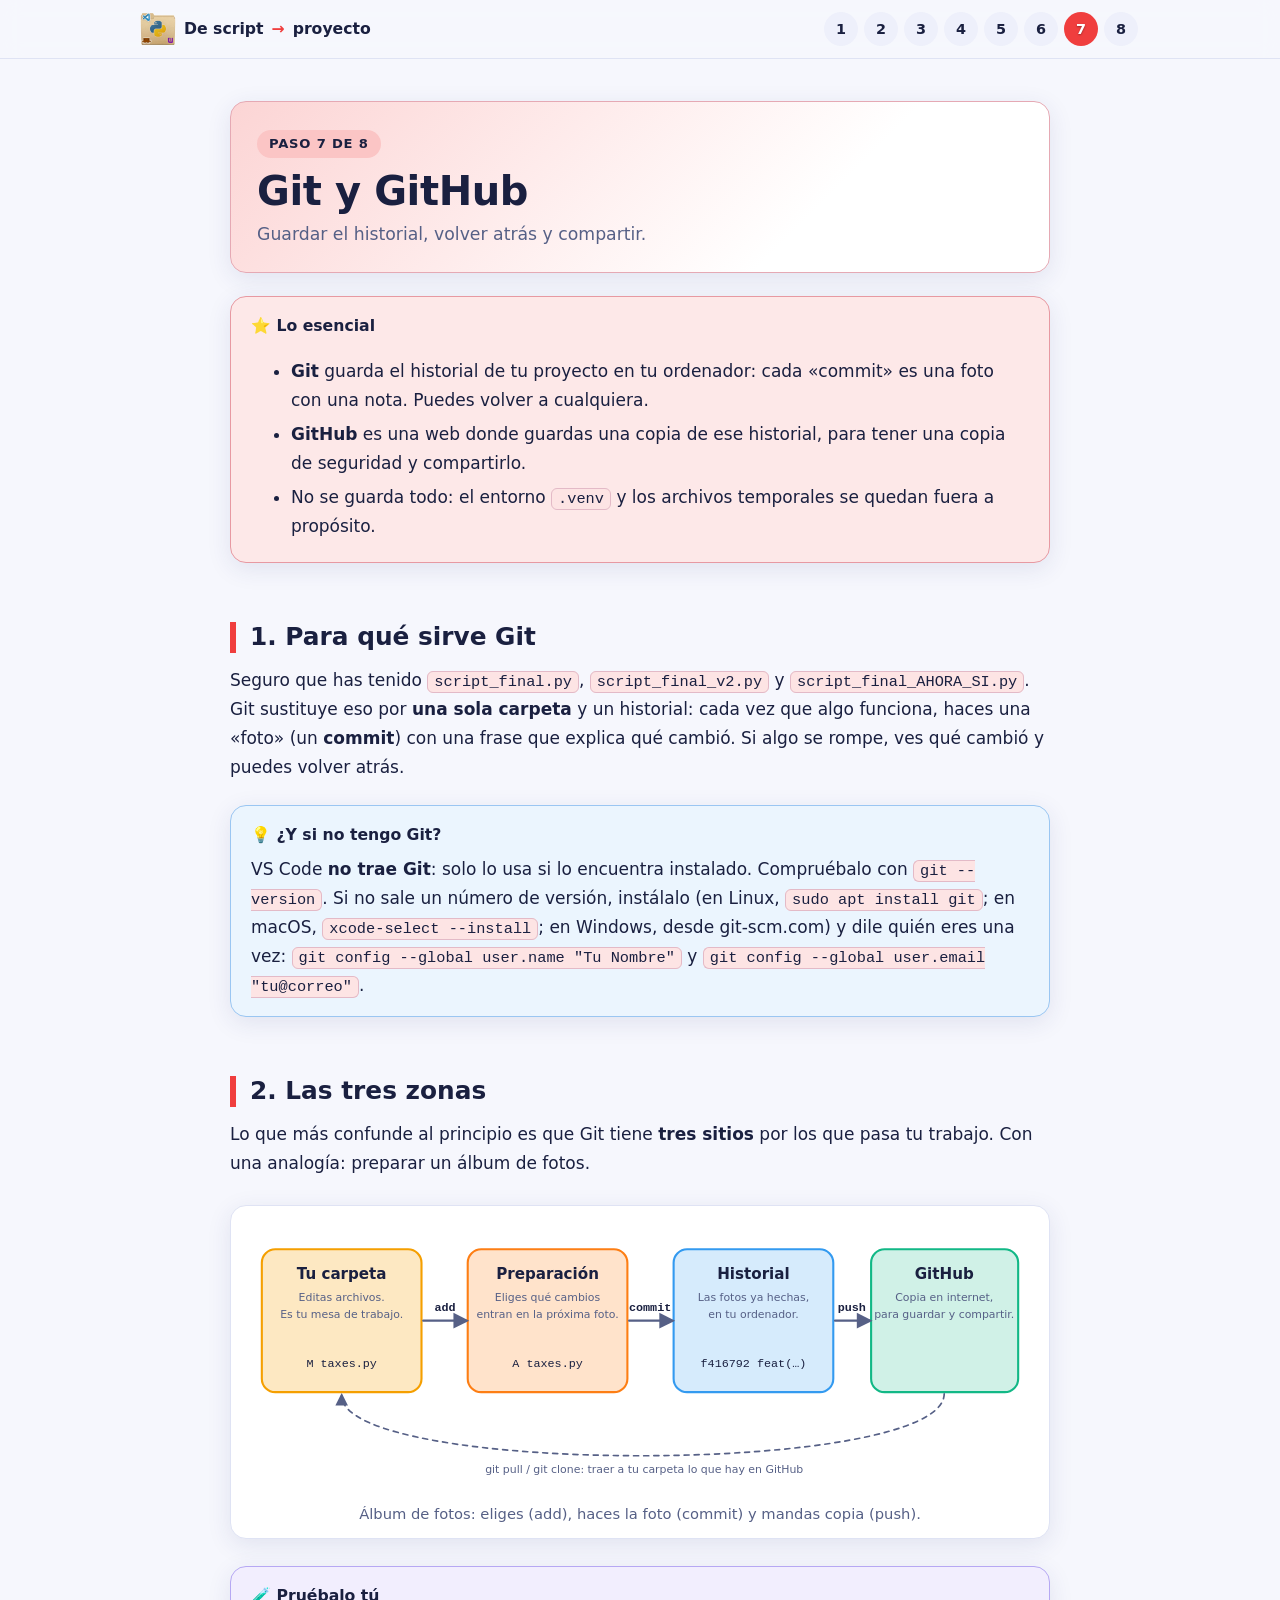
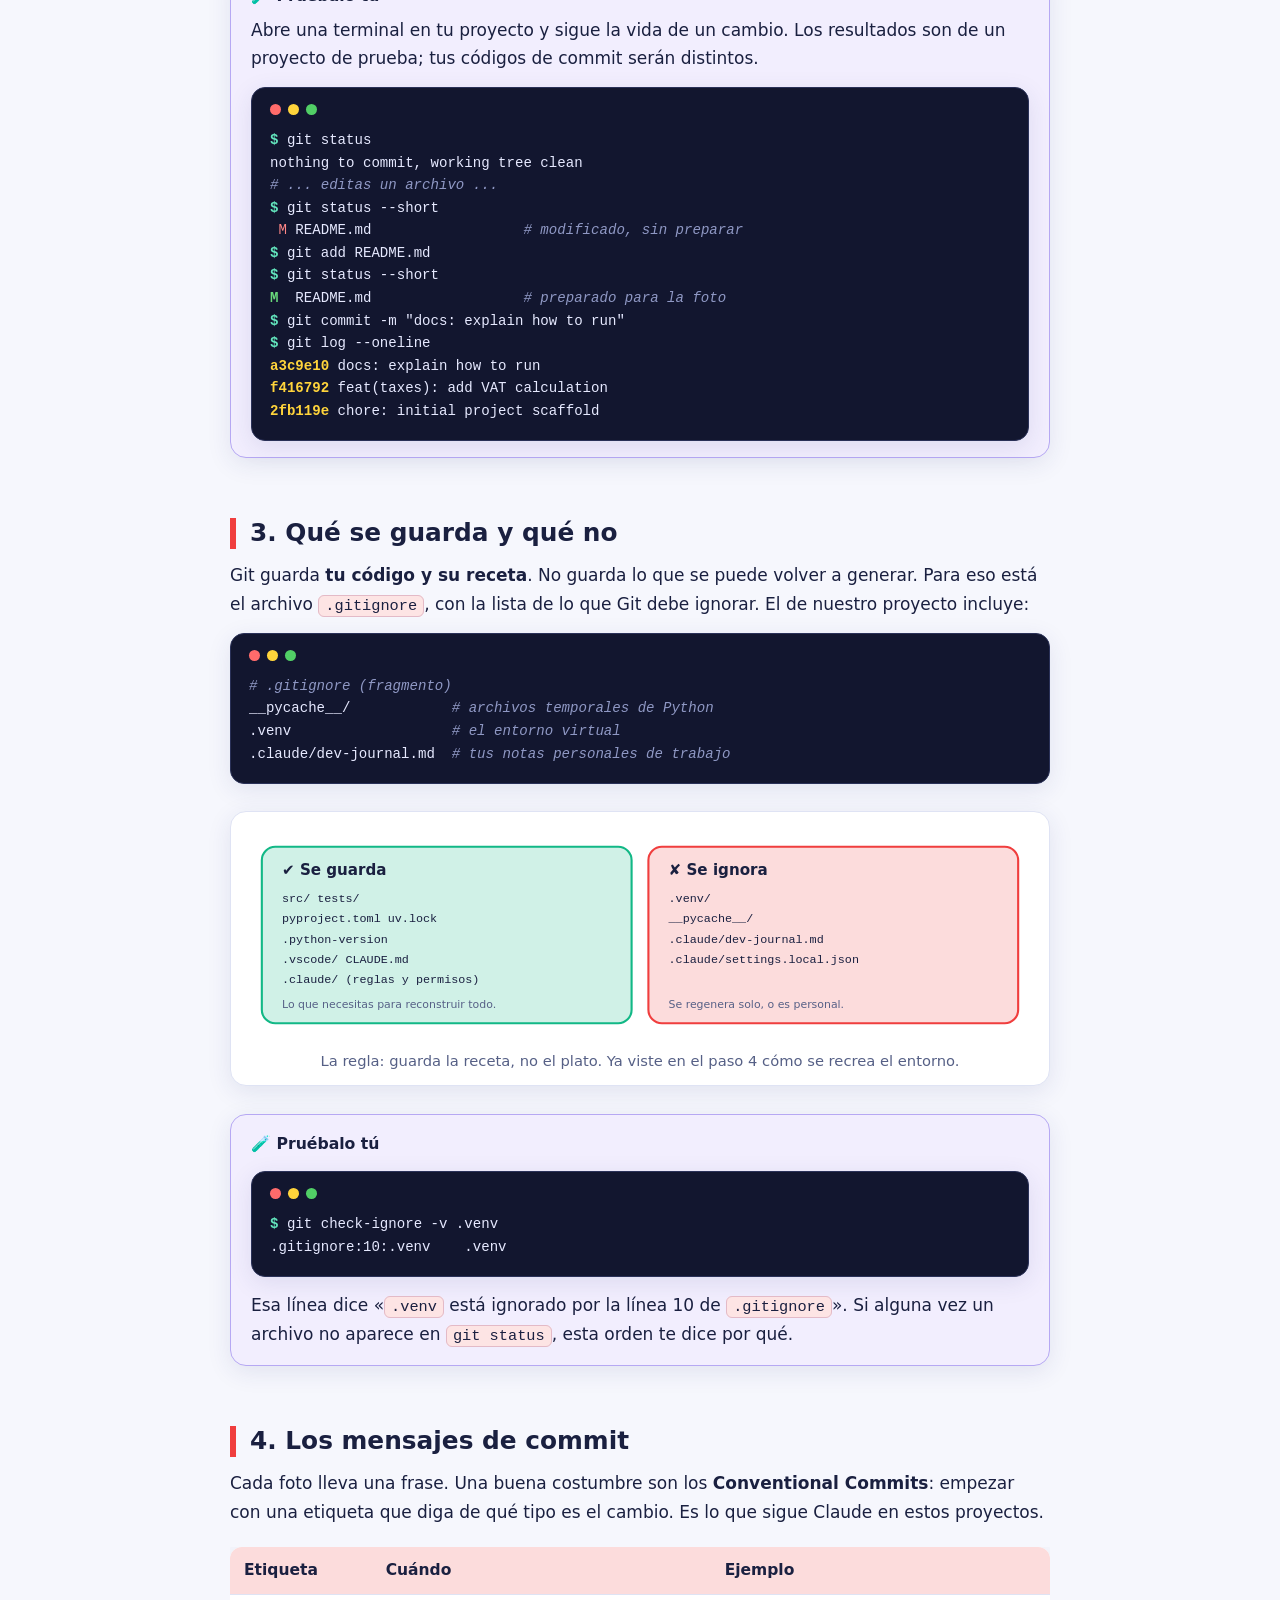
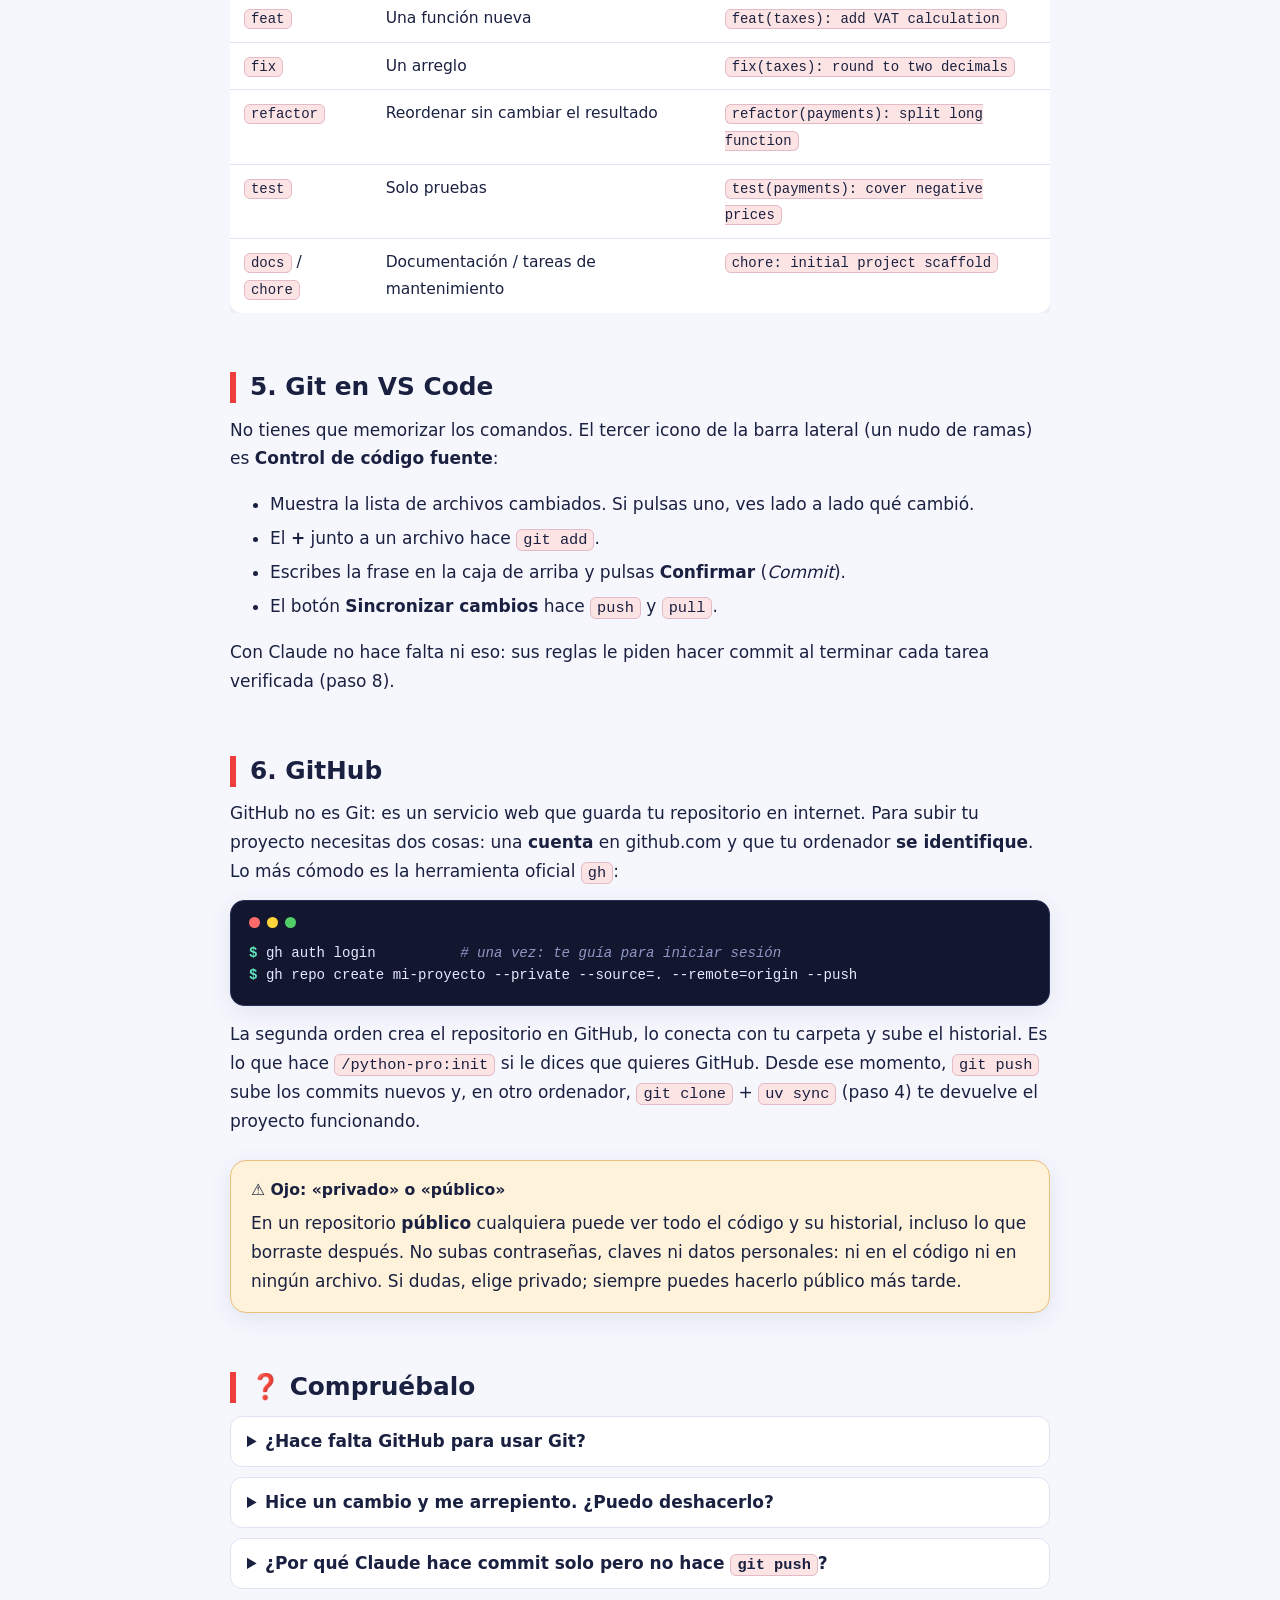
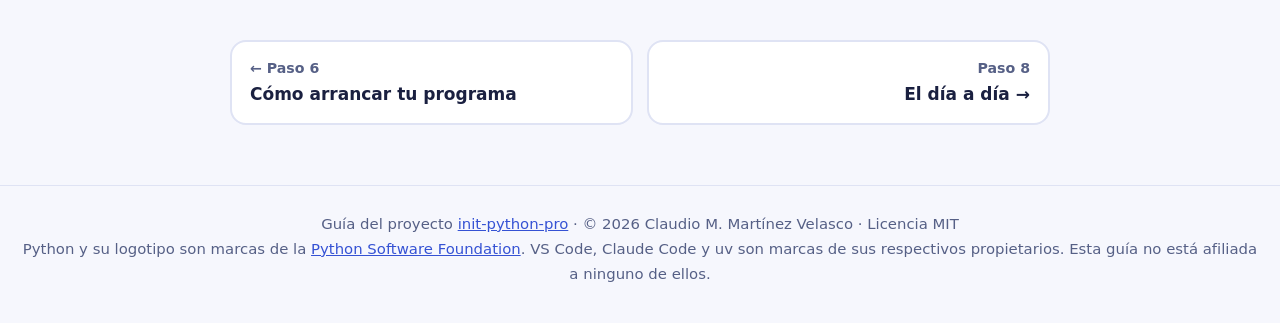
<file: docs/git-github.html>
<!DOCTYPE html>
<html lang="es">
<head>
  <meta charset="UTF-8">
  <meta name="viewport" content="width=device-width, initial-scale=1">
  <meta name="color-scheme" content="light dark">
  <title>Git y GitHub · De script a proyecto</title>
  <meta name="description" content="Guardar el historial, volver atrás y compartir.">
  <link rel="icon" href="img/logo.svg" type="image/svg+xml">
  <link rel="stylesheet" href="estilo.css">
</head>
<body data-pagina="git">
  <a class="saltar" href="#contenido">Saltar al contenido</a>

  <header class="barra">
    <div class="barra-interior">
      <a class="marca" href="index.html"><img class="serpiente" src="img/logo-mix-256.webp" alt="" width="36" height="36">De script <span>→</span> proyecto</a>
      <nav class="camino" aria-label="Pasos de la guía">
        <a href="entornos-virtuales.html" title="1. Entornos virtuales" aria-label="Paso 1: Entornos virtuales">1</a>
        <a href="preparar-vscode.html" title="2. Preparar VS Code" aria-label="Paso 2: Preparar VS Code">2</a>
        <a href="carpeta-interprete-entorno.html" title="3. Carpeta, proyecto, intérprete y entorno" aria-label="Paso 3: Carpeta, proyecto, intérprete y entorno">3</a>
        <a href="librerias-uv.html" title="4. Librerías y versiones" aria-label="Paso 4: Librerías y versiones">4</a>
        <a href="pyproject-toml.html" title="5. pyproject.toml por dentro" aria-label="Paso 5: pyproject.toml por dentro">5</a>
        <a href="arrancar-programa.html" title="6. Cómo arrancar tu programa" aria-label="Paso 6: Cómo arrancar tu programa">6</a>
        <a href="git-github.html" aria-current="page" title="7. Git y GitHub" aria-label="Paso 7: Git y GitHub">7</a>
        <a href="dia-a-dia.html" title="8. El día a día" aria-label="Paso 8: El día a día">8</a>
      </nav>
    </div>
  </header>

  <main id="contenido">
    <div class="cabecera-pagina">
      <span class="paso">Paso 7 de 8</span>
      <h1>Git y GitHub</h1>
      <p>Guardar el historial, volver atrás y compartir.</p>
    </div>

    <div class="recuadro esencial">
      <span class="etiqueta">⭐ Lo esencial</span>
      <ul>
        <li><strong>Git</strong> guarda el historial de tu proyecto en tu ordenador: cada «commit» es una foto con una nota. Puedes volver a cualquiera.</li>
        <li><strong>GitHub</strong> es una web donde guardas una copia de ese historial, para tener una copia de seguridad y compartirlo.</li>
        <li>No se guarda todo: el entorno <code>.venv</code> y los archivos temporales se quedan fuera a propósito.</li>
      </ul>
    </div>

    <h2>1. Para qué sirve Git</h2>
    <p>Seguro que has tenido <code>script_final.py</code>, <code>script_final_v2.py</code> y <code>script_final_AHORA_SI.py</code>. Git sustituye eso por <strong>una sola carpeta</strong> y un historial: cada vez que algo funciona, haces una «foto» (un <strong>commit</strong>) con una frase que explica qué cambió. Si algo se rompe, ves qué cambió y puedes volver atrás.</p>

    <div class="recuadro dato">
      <span class="etiqueta">💡 ¿Y si no tengo Git?</span>
      VS Code <strong>no trae Git</strong>: solo lo usa si lo encuentra instalado. Compruébalo con <code>git --version</code>. Si no sale un número de versión, instálalo (en Linux, <code>sudo apt install git</code>; en macOS, <code>xcode-select --install</code>; en Windows, desde git-scm.com) y dile quién eres una vez: <code>git config --global user.name "Tu Nombre"</code> y <code>git config --global user.email "tu@correo"</code>.
    </div>

    <h2>2. Las tres zonas</h2>
    <p>Lo que más confunde al principio es que Git tiene <strong>tres sitios</strong> por los que pasa tu trabajo. Con una analogía: preparar un álbum de fotos.</p>

    <figure class="ilustracion">
      <svg viewBox="0 0 940 320" role="img" aria-labelledby="g7-t g7-d">
        <title id="g7-t">Las tres zonas de Git y GitHub</title>
        <desc id="g7-d">Los cambios nacen en la carpeta de trabajo. Con git add pasan a la zona de preparación. Con git commit se guardan en el historial. Con git push se copian a GitHub, y con git pull o git clone se traen de GitHub.</desc>
        <defs><marker id="g7-f" viewBox="0 0 12 12" refX="9" refY="6" markerWidth="9" markerHeight="9" orient="auto"><path d="M1 1 L11 6 L1 11 z" fill="var(--muted)"/></marker></defs>

        <rect x="20" y="30" width="190" height="170" rx="16" class="sv-amarillo"/>
        <text x="115" y="66" text-anchor="middle" class="sv-titulo">Tu carpeta</text>
        <text x="115" y="92" text-anchor="middle" class="sv-pequeno">Editas archivos.</text>
        <text x="115" y="112" text-anchor="middle" class="sv-pequeno">Es tu mesa de trabajo.</text>
        <text x="115" y="170" text-anchor="middle" class="sv-mono">M  taxes.py</text>

        <rect x="265" y="30" width="190" height="170" rx="16" class="sv-naranja"/>
        <text x="360" y="66" text-anchor="middle" class="sv-titulo">Preparación</text>
        <text x="360" y="92" text-anchor="middle" class="sv-pequeno">Eliges qué cambios</text>
        <text x="360" y="112" text-anchor="middle" class="sv-pequeno">entran en la próxima foto.</text>
        <text x="360" y="170" text-anchor="middle" class="sv-mono">A  taxes.py</text>

        <rect x="510" y="30" width="190" height="170" rx="16" class="sv-azul"/>
        <text x="605" y="66" text-anchor="middle" class="sv-titulo">Historial</text>
        <text x="605" y="92" text-anchor="middle" class="sv-pequeno">Las fotos ya hechas,</text>
        <text x="605" y="112" text-anchor="middle" class="sv-pequeno">en tu ordenador.</text>
        <text x="605" y="170" text-anchor="middle" class="sv-mono">f416792 feat(…)</text>

        <rect x="745" y="30" width="175" height="170" rx="16" class="sv-verde"/>
        <text x="832" y="66" text-anchor="middle" class="sv-titulo">GitHub</text>
        <text x="832" y="92" text-anchor="middle" class="sv-pequeno">Copia en internet,</text>
        <text x="832" y="112" text-anchor="middle" class="sv-pequeno">para guardar y compartir.</text>

        <path d="M212 115 L263 115" class="sv-linea" marker-end="url(#g7-f)"/>
        <text x="238" y="104" text-anchor="middle" class="sv-mono-b">add</text>
        <path d="M457 115 L508 115" class="sv-linea" marker-end="url(#g7-f)"/>
        <text x="482" y="104" text-anchor="middle" class="sv-mono-b">commit</text>
        <path d="M702 115 L743 115" class="sv-linea" marker-end="url(#g7-f)"/>
        <text x="722" y="104" text-anchor="middle" class="sv-mono-b">push</text>
        <path d="M832 202 C832 300 115 300 115 204" fill="none" class="sv-punteada" marker-end="url(#g7-f)"/>
        <text x="475" y="296" text-anchor="middle" class="sv-pequeno">git pull / git clone: traer a tu carpeta lo que hay en GitHub</text>
      </svg>
      <figcaption>Álbum de fotos: eliges (add), haces la foto (commit) y mandas copia (push).</figcaption>
    </figure>

    <div class="recuadro pruebalo">
      <span class="etiqueta">🧪 Pruébalo tú</span>
      Abre una terminal en tu proyecto y sigue la vida de un cambio. Los resultados son de un proyecto de prueba; tus códigos de commit serán distintos.
<pre class="terminal"><span class="p">$</span> git status
nothing to commit, working tree clean
<span class="c"># ... editas un archivo ...</span>
<span class="p">$</span> git status --short
 <span class="r">M</span> README.md                  <span class="c"># modificado, sin preparar</span>
<span class="p">$</span> git add README.md
<span class="p">$</span> git status --short
<span class="v">M</span>  README.md                  <span class="c"># preparado para la foto</span>
<span class="p">$</span> git commit -m "docs: explain how to run"
<span class="p">$</span> git log --oneline
<span class="h">a3c9e10</span> docs: explain how to run
<span class="h">f416792</span> feat(taxes): add VAT calculation
<span class="h">2fb119e</span> chore: initial project scaffold</pre>
    </div>

    <h2>3. Qué se guarda y qué no</h2>
    <p>Git guarda <strong>tu código y su receta</strong>. No guarda lo que se puede volver a generar. Para eso está el archivo <code>.gitignore</code>, con la lista de lo que Git debe ignorar. El de nuestro proyecto incluye:</p>
<pre class="terminal"><span class="c"># .gitignore (fragmento)</span>
__pycache__/            <span class="c"># archivos temporales de Python</span>
.venv                   <span class="c"># el entorno virtual</span>
.claude/dev-journal.md  <span class="c"># tus notas personales de trabajo</span></pre>
    <figure class="ilustracion">
      <svg viewBox="0 0 940 250" role="img" aria-labelledby="g8-t g8-d">
        <title id="g8-t">Qué entra en Git y qué se queda fuera</title>
        <desc id="g8-d">A la izquierda lo que se guarda en Git: src, tests, pyproject.toml, uv.lock, .python-version, .vscode, CLAUDE.md y .claude. A la derecha lo que se ignora: .venv, __pycache__ y el diario de trabajo.</desc>
        <rect x="20" y="20" width="440" height="210" rx="16" class="sv-verde"/>
        <text x="44" y="54" class="sv-titulo">✔ Se guarda</text>
        <text x="44" y="86" class="sv-mono">src/  tests/</text>
        <text x="44" y="110" class="sv-mono">pyproject.toml  uv.lock</text>
        <text x="44" y="134" class="sv-mono">.python-version</text>
        <text x="44" y="158" class="sv-mono">.vscode/  CLAUDE.md</text>
        <text x="44" y="182" class="sv-mono">.claude/ (reglas y permisos)</text>
        <text x="44" y="212" class="sv-pequeno">Lo que necesitas para reconstruir todo.</text>
        <rect x="480" y="20" width="440" height="210" rx="16" class="sv-rojo"/>
        <text x="504" y="54" class="sv-titulo">✘ Se ignora</text>
        <text x="504" y="86" class="sv-mono">.venv/</text>
        <text x="504" y="110" class="sv-mono">__pycache__/</text>
        <text x="504" y="134" class="sv-mono">.claude/dev-journal.md</text>
        <text x="504" y="158" class="sv-mono">.claude/settings.local.json</text>
        <text x="504" y="212" class="sv-pequeno">Se regenera solo, o es personal.</text>
      </svg>
      <figcaption>La regla: guarda la receta, no el plato. Ya viste en el paso 4 cómo se recrea el entorno.</figcaption>
    </figure>

    <div class="recuadro pruebalo">
      <span class="etiqueta">🧪 Pruébalo tú</span>
<pre class="terminal"><span class="p">$</span> git check-ignore -v .venv
.gitignore:10:.venv    .venv</pre>
      Esa línea dice «<code>.venv</code> está ignorado por la línea 10 de <code>.gitignore</code>». Si alguna vez un archivo no aparece en <code>git status</code>, esta orden te dice por qué.
    </div>

    <h2>4. Los mensajes de commit</h2>
    <p>Cada foto lleva una frase. Una buena costumbre son los <strong>Conventional Commits</strong>: empezar con una etiqueta que diga de qué tipo es el cambio. Es lo que sigue Claude en estos proyectos.</p>
    <div class="tabla"><table>
      <thead><tr><th>Etiqueta</th><th>Cuándo</th><th>Ejemplo</th></tr></thead>
      <tbody>
        <tr><td><code>feat</code></td><td>Una función nueva</td><td><code>feat(taxes): add VAT calculation</code></td></tr>
        <tr><td><code>fix</code></td><td>Un arreglo</td><td><code>fix(taxes): round to two decimals</code></td></tr>
        <tr><td><code>refactor</code></td><td>Reordenar sin cambiar el resultado</td><td><code>refactor(payments): split long function</code></td></tr>
        <tr><td><code>test</code></td><td>Solo pruebas</td><td><code>test(payments): cover negative prices</code></td></tr>
        <tr><td><code>docs</code> / <code>chore</code></td><td>Documentación / tareas de mantenimiento</td><td><code>chore: initial project scaffold</code></td></tr>
      </tbody>
    </table></div>

    <h2>5. Git en VS Code</h2>
    <p>No tienes que memorizar los comandos. El tercer icono de la barra lateral (un nudo de ramas) es <strong>Control de código fuente</strong>:</p>
    <ul>
      <li>Muestra la lista de archivos cambiados. Si pulsas uno, ves lado a lado qué cambió.</li>
      <li>El <strong>+</strong> junto a un archivo hace <code>git add</code>.</li>
      <li>Escribes la frase en la caja de arriba y pulsas <strong>Confirmar</strong> (<em>Commit</em>).</li>
      <li>El botón <strong>Sincronizar cambios</strong> hace <code>push</code> y <code>pull</code>.</li>
    </ul>
    <p>Con Claude no hace falta ni eso: sus reglas le piden hacer commit al terminar cada tarea verificada (paso 8).</p>

    <h2>6. GitHub</h2>
    <p>GitHub no es Git: es un servicio web que guarda tu repositorio en internet. Para subir tu proyecto necesitas dos cosas: una <strong>cuenta</strong> en github.com y que tu ordenador <strong>se identifique</strong>. Lo más cómodo es la herramienta oficial <code>gh</code>:</p>
<pre class="terminal"><span class="p">$</span> gh auth login          <span class="c"># una vez: te guía para iniciar sesión</span>
<span class="p">$</span> gh repo create mi-proyecto --private --source=. --remote=origin --push</pre>
    <p>La segunda orden crea el repositorio en GitHub, lo conecta con tu carpeta y sube el historial. Es lo que hace <code>/python-pro:init</code> si le dices que quieres GitHub. Desde ese momento, <code>git push</code> sube los commits nuevos y, en otro ordenador, <code>git clone</code> + <code>uv sync</code> (paso 4) te devuelve el proyecto funcionando.</p>

    <div class="recuadro ojo">
      <span class="etiqueta">⚠️ Ojo: «privado» o «público»</span>
      En un repositorio <strong>público</strong> cualquiera puede ver todo el código y su historial, incluso lo que borraste después. No subas contraseñas, claves ni datos personales: ni en el código ni en ningún archivo. Si dudas, elige privado; siempre puedes hacerlo público más tarde.
    </div>

    <h2>❓ Compruébalo</h2>
    <details>
      <summary>¿Hace falta GitHub para usar Git?</summary>
      <p>No. Git funciona solo en tu ordenador. GitHub añade la copia en internet. Por eso <code>/python-pro:init</code> te pregunta si quieres GitHub o no.</p>
    </details>
    <details>
      <summary>Hice un cambio y me arrepiento. ¿Puedo deshacerlo?</summary>
      <p>Si aún no hiciste commit, <code>git restore archivo</code> devuelve el archivo a como estaba en el último commit. Ten cuidado: lo que cambiaste se pierde. Si ya hiciste commit, puedes volver al estado anterior con Claude o con <code>git revert</code>.</p>
    </details>
    <details>
      <summary>¿Por qué Claude hace commit solo pero no hace <code>git push</code>?</summary>
      <p>Un commit se queda en tu ordenador y se puede corregir. Un <code>push</code> publica el cambio fuera, así que por defecto Claude solo lo hace si se lo pides, a menos que al crear el proyecto le hayas dicho que sí de forma explícita.</p>
    </details>

    <nav class="navegacion" aria-label="Navegación entre páginas">
      <a href="arrancar-programa.html"><small>← Paso 6</small>Cómo arrancar tu programa</a>
      <a class="sig" href="dia-a-dia.html"><small>Paso 8</small>El día a día →</a>
    </nav>
  </main>

  <footer class="pie">
    Guía del proyecto <a href="https://github.com/clamaveruma/init-python-pro">init-python-pro</a> · © 2026 Claudio M. Martínez Velasco · Licencia MIT<br>Python y su logotipo son marcas de la <a href="https://www.python.org/psf/trademarks/">Python Software Foundation</a>. VS Code, Claude Code y uv son marcas de sus respectivos propietarios. Esta guía no está afiliada a ninguno de ellos.
  </footer>
</body>
</html>
</file>
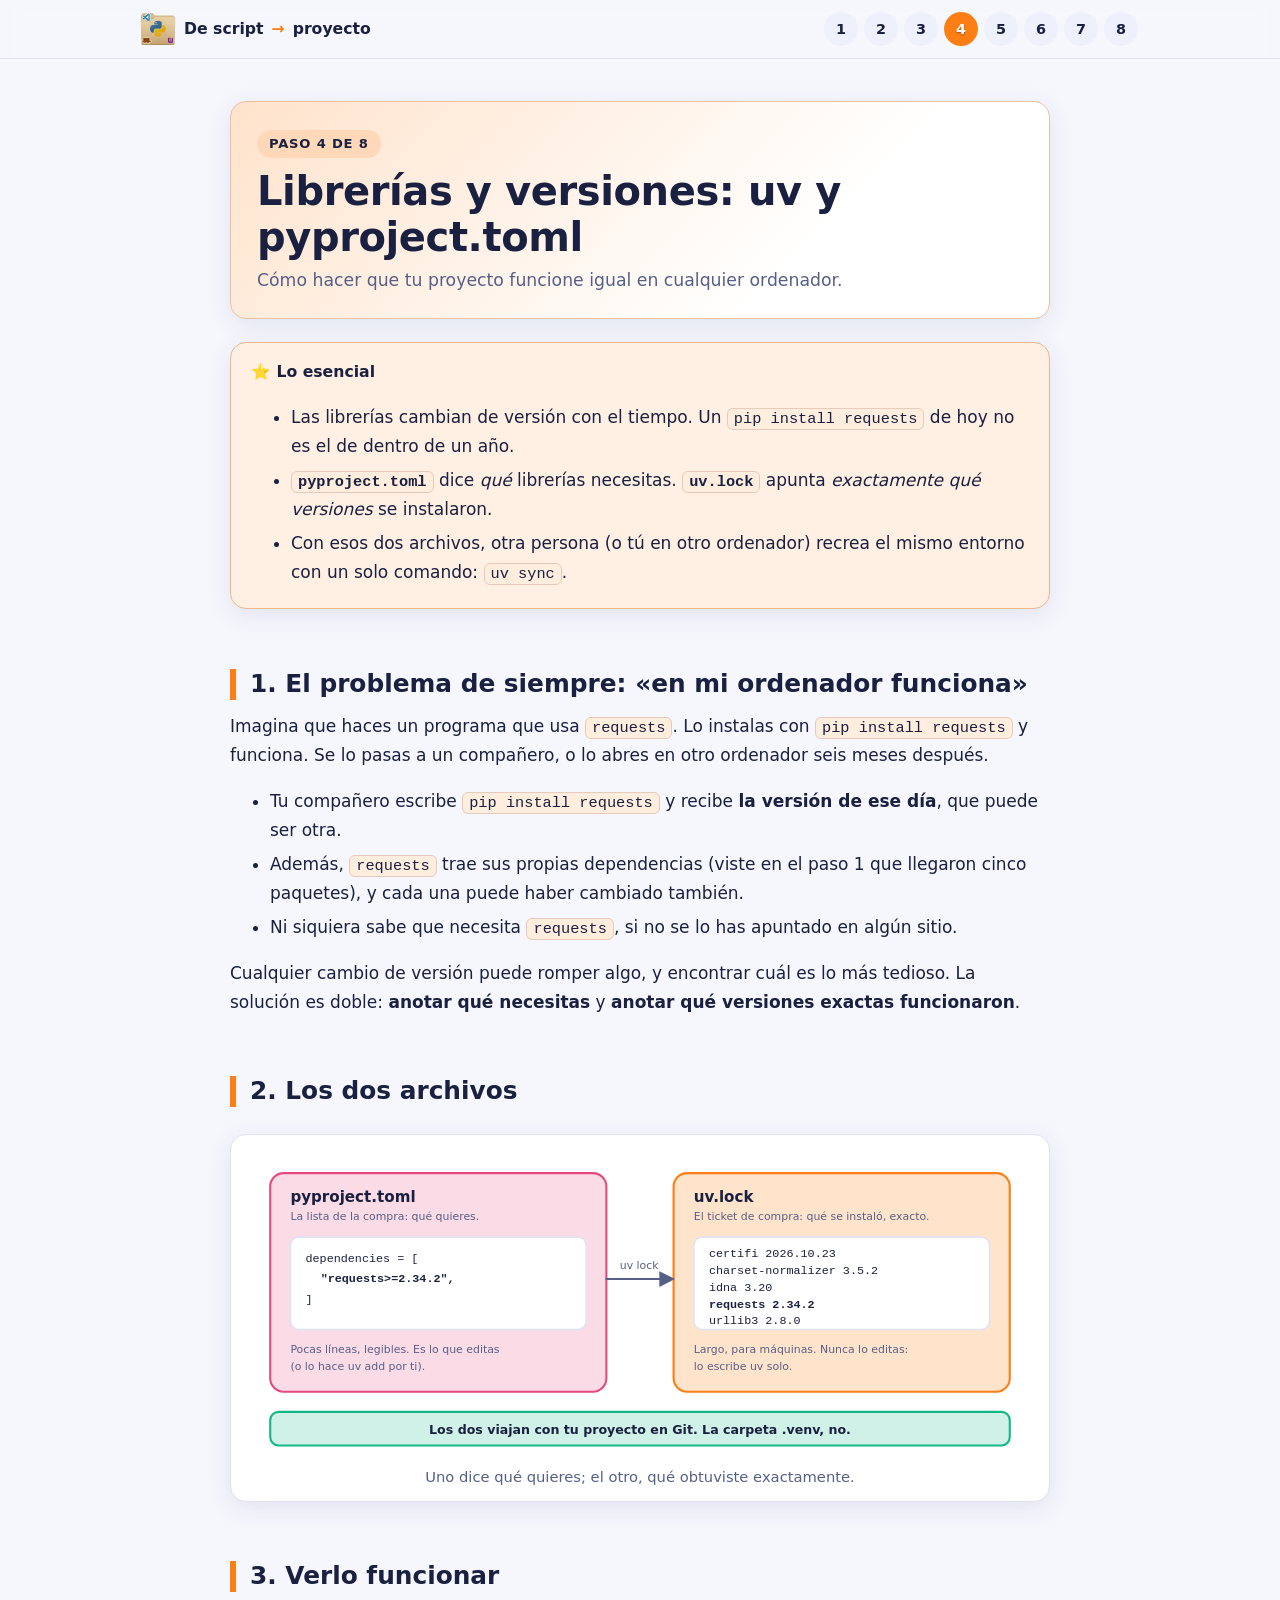
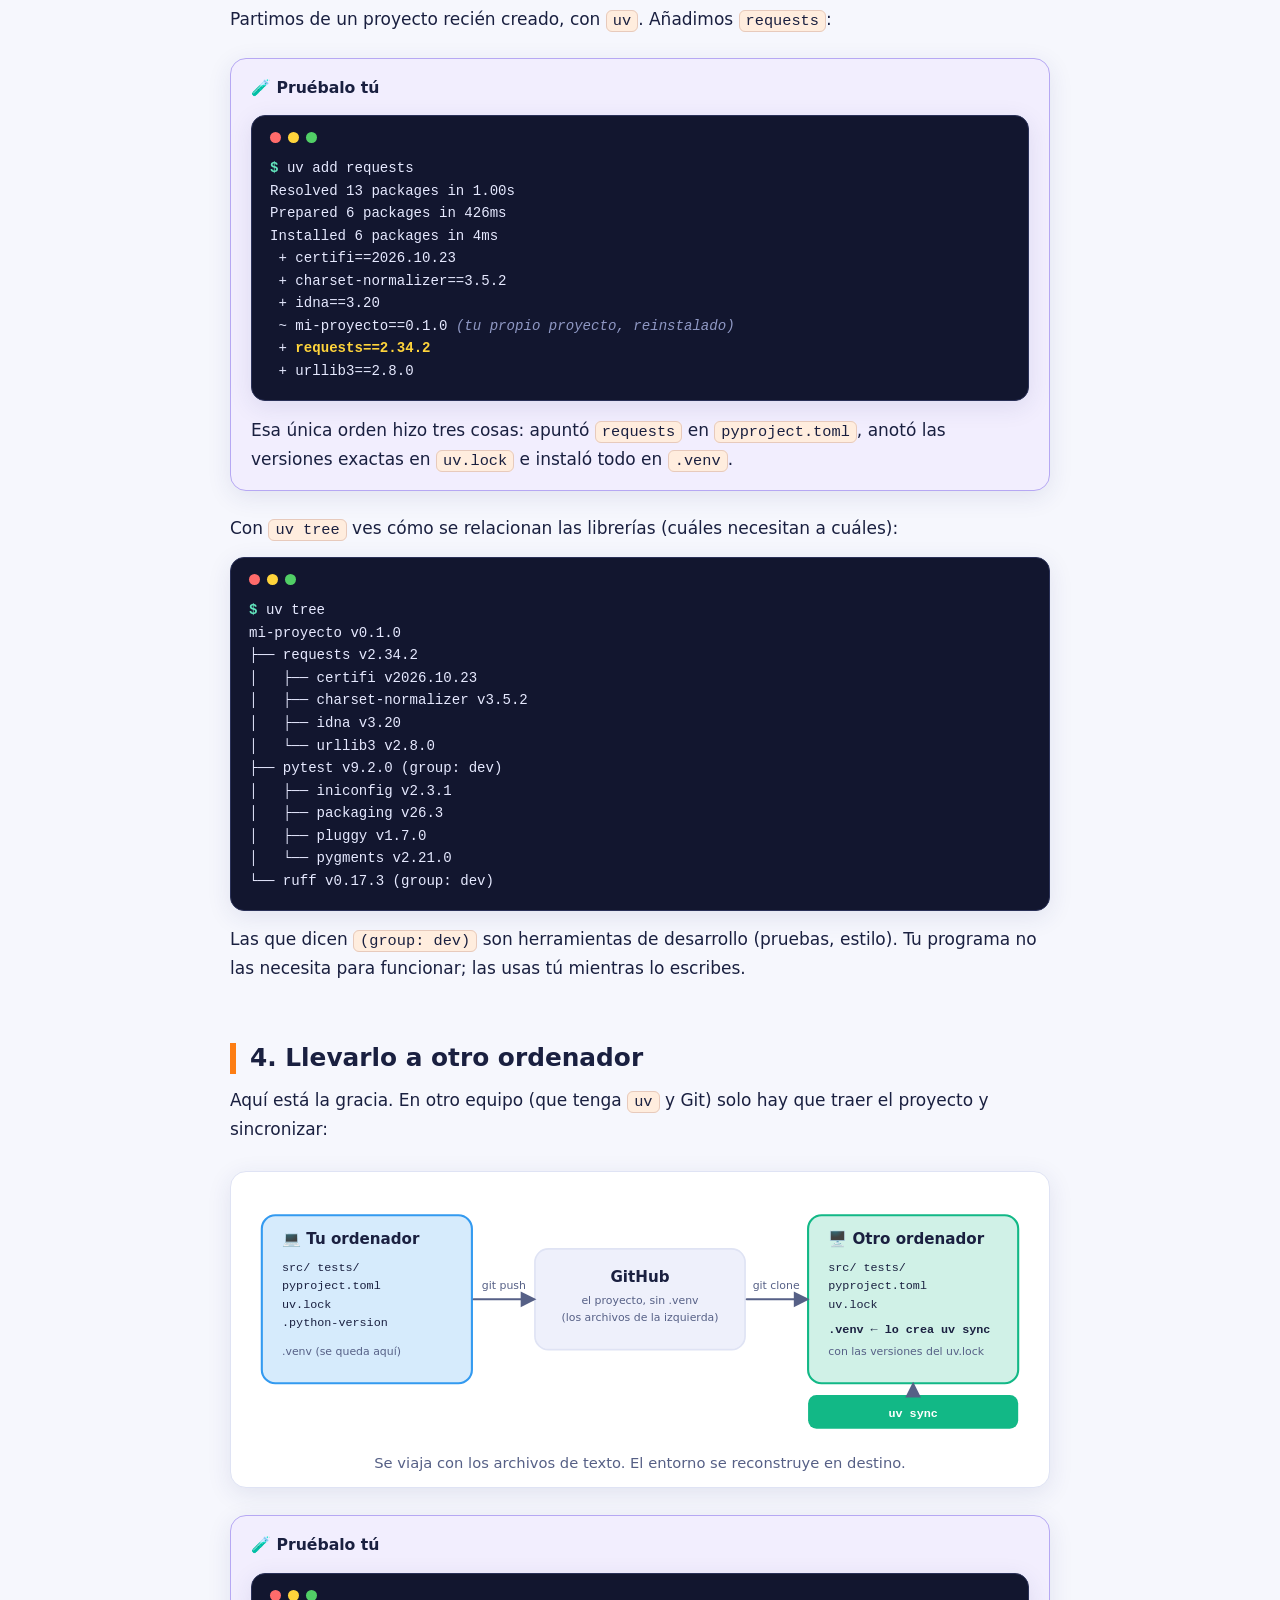
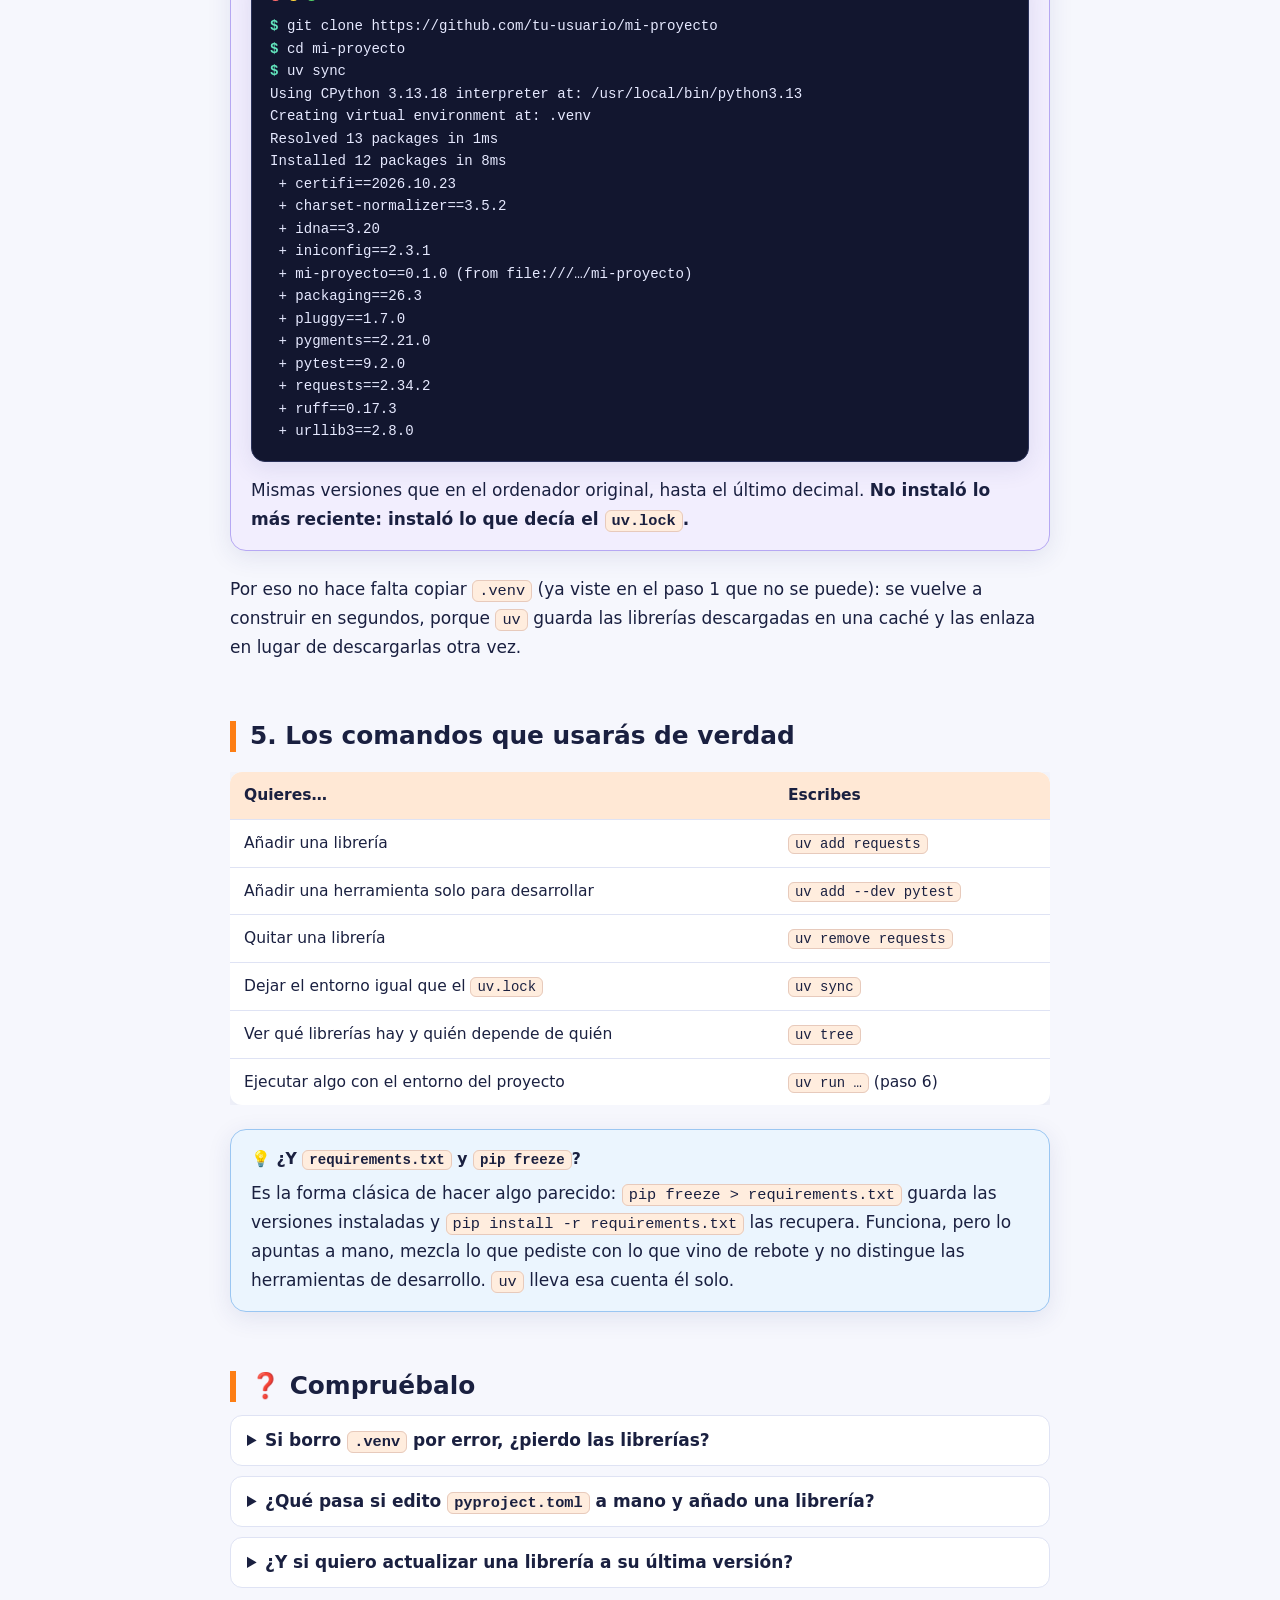
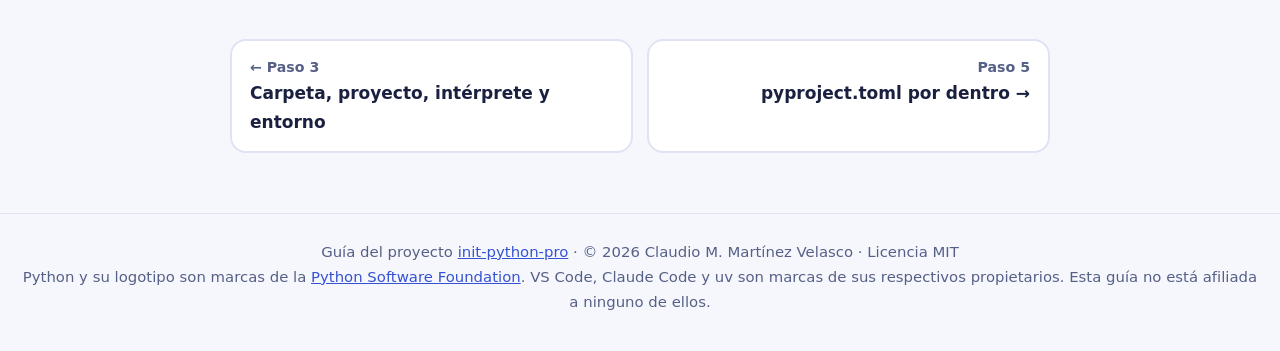
<file: docs/librerias-uv.html>
<!DOCTYPE html>
<html lang="es">
<head>
  <meta charset="UTF-8">
  <meta name="viewport" content="width=device-width, initial-scale=1">
  <meta name="color-scheme" content="light dark">
  <title>Librerías y versiones: uv y pyproject.toml · De script a proyecto</title>
  <meta name="description" content="Cómo hacer que tu proyecto funcione igual en cualquier ordenador.">
  <link rel="icon" href="img/logo.svg" type="image/svg+xml">
  <link rel="stylesheet" href="estilo.css">
</head>
<body data-pagina="librerias">
  <a class="saltar" href="#contenido">Saltar al contenido</a>

  <header class="barra">
    <div class="barra-interior">
      <a class="marca" href="index.html"><img class="serpiente" src="img/logo-mix-256.webp" alt="" width="36" height="36">De script <span>→</span> proyecto</a>
      <nav class="camino" aria-label="Pasos de la guía">
        <a href="entornos-virtuales.html" title="1. Entornos virtuales" aria-label="Paso 1: Entornos virtuales">1</a>
        <a href="preparar-vscode.html" title="2. Preparar VS Code" aria-label="Paso 2: Preparar VS Code">2</a>
        <a href="carpeta-interprete-entorno.html" title="3. Carpeta, proyecto, intérprete y entorno" aria-label="Paso 3: Carpeta, proyecto, intérprete y entorno">3</a>
        <a href="librerias-uv.html" aria-current="page" title="4. Librerías y versiones" aria-label="Paso 4: Librerías y versiones">4</a>
        <a href="pyproject-toml.html" title="5. pyproject.toml por dentro" aria-label="Paso 5: pyproject.toml por dentro">5</a>
        <a href="arrancar-programa.html" title="6. Cómo arrancar tu programa" aria-label="Paso 6: Cómo arrancar tu programa">6</a>
        <a href="git-github.html" title="7. Git y GitHub" aria-label="Paso 7: Git y GitHub">7</a>
        <a href="dia-a-dia.html" title="8. El día a día" aria-label="Paso 8: El día a día">8</a>
      </nav>
    </div>
  </header>

  <main id="contenido">
    <div class="cabecera-pagina">
      <span class="paso">Paso 4 de 8</span>
      <h1>Librerías y versiones: uv y pyproject.toml</h1>
      <p>Cómo hacer que tu proyecto funcione igual en cualquier ordenador.</p>
    </div>

    <div class="recuadro esencial">
      <span class="etiqueta">⭐ Lo esencial</span>
      <ul>
        <li>Las librerías cambian de versión con el tiempo. Un <code>pip install requests</code> de hoy no es el de dentro de un año.</li>
        <li><strong><code>pyproject.toml</code></strong> dice <em>qué</em> librerías necesitas. <strong><code>uv.lock</code></strong> apunta <em>exactamente qué versiones</em> se instalaron.</li>
        <li>Con esos dos archivos, otra persona (o tú en otro ordenador) recrea el mismo entorno con un solo comando: <code>uv sync</code>.</li>
      </ul>
    </div>

    <h2>1. El problema de siempre: «en mi ordenador funciona»</h2>
    <p>Imagina que haces un programa que usa <code>requests</code>. Lo instalas con <code>pip install requests</code> y funciona. Se lo pasas a un compañero, o lo abres en otro ordenador seis meses después.</p>
    <ul>
      <li>Tu compañero escribe <code>pip install requests</code> y recibe <strong>la versión de ese día</strong>, que puede ser otra.</li>
      <li>Además, <code>requests</code> trae sus propias dependencias (viste en el paso 1 que llegaron cinco paquetes), y cada una puede haber cambiado también.</li>
      <li>Ni siquiera sabe que necesita <code>requests</code>, si no se lo has apuntado en algún sitio.</li>
    </ul>
    <p>Cualquier cambio de versión puede romper algo, y encontrar cuál es lo más tedioso. La solución es doble: <strong>anotar qué necesitas</strong> y <strong>anotar qué versiones exactas funcionaron</strong>.</p>

    <h2>2. Los dos archivos</h2>
    <figure class="ilustracion">
      <svg viewBox="0 0 940 360" role="img" aria-labelledby="l1-t l1-d">
        <title id="l1-t">Dos archivos que describen las librerías del proyecto</title>
        <desc id="l1-d">pyproject.toml lo escribes tú o uv lo escribe por ti y dice qué librerías necesitas, por ejemplo requests. uv.lock lo genera uv y apunta las versiones exactas de requests y de todas sus dependencias. Ambos se suben a Git.</desc>
        <defs><marker id="l1-f" viewBox="0 0 12 12" refX="9" refY="6" markerWidth="9" markerHeight="9" orient="auto"><path d="M1 1 L11 6 L1 11 z" fill="var(--muted)"/></marker></defs>

        <rect x="30" y="24" width="400" height="260" rx="16" class="sv-rosa"/>
        <text x="54" y="58" class="sv-titulo">pyproject.toml</text>
        <text x="54" y="80" class="sv-pequeno">La lista de la compra: qué quieres.</text>
        <rect x="54" y="100" width="352" height="110" rx="10" class="sv-caja"/>
        <text x="72" y="130" class="sv-mono">dependencies = [</text>
        <text x="90" y="154" class="sv-mono-b">"requests&gt;=2.34.2",</text>
        <text x="72" y="178" class="sv-mono">]</text>
        <text x="54" y="238" class="sv-pequeno">Pocas líneas, legibles. Es lo que editas</text>
        <text x="54" y="258" class="sv-pequeno">(o lo hace uv add por ti).</text>

        <rect x="510" y="24" width="400" height="260" rx="16" class="sv-naranja"/>
        <text x="534" y="58" class="sv-titulo">uv.lock</text>
        <text x="534" y="80" class="sv-pequeno">El ticket de compra: qué se instaló, exacto.</text>
        <rect x="534" y="100" width="352" height="110" rx="10" class="sv-caja"/>
        <text x="552" y="124" class="sv-mono">certifi 2026.10.23</text>
        <text x="552" y="144" class="sv-mono">charset-normalizer 3.5.2</text>
        <text x="552" y="164" class="sv-mono">idna 3.20</text>
        <text x="552" y="184" class="sv-mono-b">requests 2.34.2</text>
        <text x="552" y="204" class="sv-mono">urllib3 2.8.0</text>
        <text x="534" y="238" class="sv-pequeno">Largo, para máquinas. Nunca lo editas:</text>
        <text x="534" y="258" class="sv-pequeno">lo escribe uv solo.</text>

        <path d="M430 150 L508 150" class="sv-linea" marker-end="url(#l1-f)"/>
        <text x="469" y="138" text-anchor="middle" class="sv-pequeno">uv lock</text>

        <rect x="30" y="308" width="880" height="40" rx="10" class="sv-verde"/>
        <text x="470" y="334" text-anchor="middle" class="sv-text">Los dos viajan con tu proyecto en Git. La carpeta .venv, no.</text>
      </svg>
      <figcaption>Uno dice qué quieres; el otro, qué obtuviste exactamente.</figcaption>
    </figure>

    <h2>3. Verlo funcionar</h2>
    <p>Partimos de un proyecto recién creado, con <code>uv</code>. Añadimos <code>requests</code>:</p>
    <div class="recuadro pruebalo">
      <span class="etiqueta">🧪 Pruébalo tú</span>
<pre class="terminal"><span class="p">$</span> uv add requests
Resolved 13 packages in 1.00s
Prepared 6 packages in 426ms
Installed 6 packages in 4ms
 + certifi==2026.10.23
 + charset-normalizer==3.5.2
 + idna==3.20
 ~ mi-proyecto==0.1.0 <span class="c">(tu propio proyecto, reinstalado)</span>
 + <span class="h">requests==2.34.2</span>
 + urllib3==2.8.0</pre>
      Esa única orden hizo tres cosas: apuntó <code>requests</code> en <code>pyproject.toml</code>, anotó las versiones exactas en <code>uv.lock</code> e instaló todo en <code>.venv</code>.
    </div>

    <p>Con <code>uv tree</code> ves cómo se relacionan las librerías (cuáles necesitan a cuáles):</p>
<pre class="terminal"><span class="p">$</span> uv tree
mi-proyecto v0.1.0
├── requests v2.34.2
│   ├── certifi v2026.10.23
│   ├── charset-normalizer v3.5.2
│   ├── idna v3.20
│   └── urllib3 v2.8.0
├── pytest v9.2.0 (group: dev)
│   ├── iniconfig v2.3.1
│   ├── packaging v26.3
│   ├── pluggy v1.7.0
│   └── pygments v2.21.0
└── ruff v0.17.3 (group: dev)</pre>
    <p>Las que dicen <code>(group: dev)</code> son herramientas de desarrollo (pruebas, estilo). Tu programa no las necesita para funcionar; las usas tú mientras lo escribes.</p>

    <h2>4. Llevarlo a otro ordenador</h2>
    <p>Aquí está la gracia. En otro equipo (que tenga <code>uv</code> y Git) solo hay que traer el proyecto y sincronizar:</p>
    <figure class="ilustracion">
      <svg viewBox="0 0 940 300" role="img" aria-labelledby="l2-t l2-d">
        <title id="l2-t">Del ordenador A al ordenador B con git y uv sync</title>
        <desc id="l2-d">En el ordenador A, el proyecto con pyproject.toml, uv.lock y el código se sube a GitHub. En el ordenador B se clona y uv sync crea un entorno idéntico instalando las versiones exactas del uv.lock.</desc>
        <defs><marker id="l2-f" viewBox="0 0 12 12" refX="9" refY="6" markerWidth="9" markerHeight="9" orient="auto"><path d="M1 1 L11 6 L1 11 z" fill="var(--muted)"/></marker></defs>
        <rect x="20" y="30" width="250" height="200" rx="16" class="sv-azul"/>
        <text x="44" y="64" class="sv-titulo">💻 Tu ordenador</text>
        <text x="44" y="96" class="sv-mono">src/  tests/</text>
        <text x="44" y="118" class="sv-mono">pyproject.toml</text>
        <text x="44" y="140" class="sv-mono">uv.lock</text>
        <text x="44" y="162" class="sv-mono">.python-version</text>
        <text x="44" y="196" class="sv-pequeno">.venv (se queda aquí)</text>

        <rect x="345" y="70" width="250" height="120" rx="16" class="sv-gris"/>
        <text x="470" y="110" text-anchor="middle" class="sv-titulo">GitHub</text>
        <text x="470" y="136" text-anchor="middle" class="sv-pequeno">el proyecto, sin .venv</text>
        <text x="470" y="156" text-anchor="middle" class="sv-pequeno">(los archivos de la izquierda)</text>

        <rect x="670" y="30" width="250" height="200" rx="16" class="sv-verde"/>
        <text x="694" y="64" class="sv-titulo">🖥️ Otro ordenador</text>
        <text x="694" y="96" class="sv-mono">src/  tests/</text>
        <text x="694" y="118" class="sv-mono">pyproject.toml</text>
        <text x="694" y="140" class="sv-mono">uv.lock</text>
        <text x="694" y="170" class="sv-mono-b">.venv  ← lo crea uv sync</text>
        <text x="694" y="196" class="sv-pequeno">con las versiones del uv.lock</text>

        <path d="M272 130 L343 130" class="sv-linea" marker-end="url(#l2-f)"/>
        <text x="308" y="118" text-anchor="middle" class="sv-pequeno">git push</text>
        <path d="M597 130 L668 130" class="sv-linea" marker-end="url(#l2-f)"/>
        <text x="632" y="118" text-anchor="middle" class="sv-pequeno">git clone</text>

        <rect x="670" y="244" width="250" height="40" rx="10" class="sv-s-verde"/>
        <text x="795" y="270" text-anchor="middle" class="sv-mono-b" style="fill:#fff">uv sync</text>
        <path d="M795 244 L795 232" class="sv-linea" marker-end="url(#l2-f)"/>
      </svg>
      <figcaption>Se viaja con los archivos de texto. El entorno se reconstruye en destino.</figcaption>
    </figure>

    <div class="recuadro pruebalo">
      <span class="etiqueta">🧪 Pruébalo tú</span>
<pre class="terminal"><span class="p">$</span> git clone https://github.com/tu-usuario/mi-proyecto
<span class="p">$</span> cd mi-proyecto
<span class="p">$</span> uv sync
Using CPython 3.13.18 interpreter at: /usr/local/bin/python3.13
Creating virtual environment at: .venv
Resolved 13 packages in 1ms
Installed 12 packages in 8ms
 + certifi==2026.10.23
 + charset-normalizer==3.5.2
 + idna==3.20
 + iniconfig==2.3.1
 + mi-proyecto==0.1.0 (from file:///…/mi-proyecto)
 + packaging==26.3
 + pluggy==1.7.0
 + pygments==2.21.0
 + pytest==9.2.0
 + requests==2.34.2
 + ruff==0.17.3
 + urllib3==2.8.0</pre>
      Mismas versiones que en el ordenador original, hasta el último decimal. <strong>No instaló lo más reciente: instaló lo que decía el <code>uv.lock</code>.</strong>
    </div>

    <p>Por eso no hace falta copiar <code>.venv</code> (ya viste en el paso 1 que no se puede): se vuelve a construir en segundos, porque <code>uv</code> guarda las librerías descargadas en una caché y las enlaza en lugar de descargarlas otra vez.</p>

    <h2>5. Los comandos que usarás de verdad</h2>
    <div class="tabla"><table>
      <thead><tr><th>Quieres…</th><th>Escribes</th></tr></thead>
      <tbody>
        <tr><td>Añadir una librería</td><td><code>uv add requests</code></td></tr>
        <tr><td>Añadir una herramienta solo para desarrollar</td><td><code>uv add --dev pytest</code></td></tr>
        <tr><td>Quitar una librería</td><td><code>uv remove requests</code></td></tr>
        <tr><td>Dejar el entorno igual que el <code>uv.lock</code></td><td><code>uv sync</code></td></tr>
        <tr><td>Ver qué librerías hay y quién depende de quién</td><td><code>uv tree</code></td></tr>
        <tr><td>Ejecutar algo con el entorno del proyecto</td><td><code>uv run …</code> (paso 6)</td></tr>
      </tbody>
    </table></div>

    <div class="recuadro dato">
      <span class="etiqueta">💡 ¿Y <code>requirements.txt</code> y <code>pip freeze</code>?</span>
      Es la forma clásica de hacer algo parecido: <code>pip freeze &gt; requirements.txt</code> guarda las versiones instaladas y <code>pip install -r requirements.txt</code> las recupera. Funciona, pero lo apuntas a mano, mezcla lo que pediste con lo que vino de rebote y no distingue las herramientas de desarrollo. <code>uv</code> lleva esa cuenta él solo.
    </div>

    <h2>❓ Compruébalo</h2>
    <details>
      <summary>Si borro <code>.venv</code> por error, ¿pierdo las librerías?</summary>
      <p>No. Ejecuta <code>uv sync</code> y se reconstruye igual, porque la receta (<code>pyproject.toml</code> y <code>uv.lock</code>) sigue ahí.</p>
    </details>
    <details>
      <summary>¿Qué pasa si edito <code>pyproject.toml</code> a mano y añado una librería?</summary>
      <p>La próxima vez que ejecutes <code>uv run</code> o <code>uv sync</code>, <code>uv</code> actualiza el <code>uv.lock</code> y el entorno. Pero lo más cómodo es usar <code>uv add</code>, que lo hace todo de golpe.</p>
    </details>
    <details>
      <summary>¿Y si quiero actualizar una librería a su última versión?</summary>
      <p>Con <code>uv lock --upgrade-package requests</code> pides que se busque una versión nueva de esa librería y se anote en el <code>uv.lock</code>. Después, <code>uv sync</code> la instala.</p>
    </details>

    <nav class="navegacion" aria-label="Navegación entre páginas">
      <a href="carpeta-interprete-entorno.html"><small>← Paso 3</small>Carpeta, proyecto, intérprete y entorno</a>
      <a class="sig" href="pyproject-toml.html"><small>Paso 5</small>pyproject.toml por dentro →</a>
    </nav>
  </main>

  <footer class="pie">
    Guía del proyecto <a href="https://github.com/clamaveruma/init-python-pro">init-python-pro</a> · © 2026 Claudio M. Martínez Velasco · Licencia MIT<br>Python y su logotipo son marcas de la <a href="https://www.python.org/psf/trademarks/">Python Software Foundation</a>. VS Code, Claude Code y uv son marcas de sus respectivos propietarios. Esta guía no está afiliada a ninguno de ellos.
  </footer>
</body>
</html>
</file>
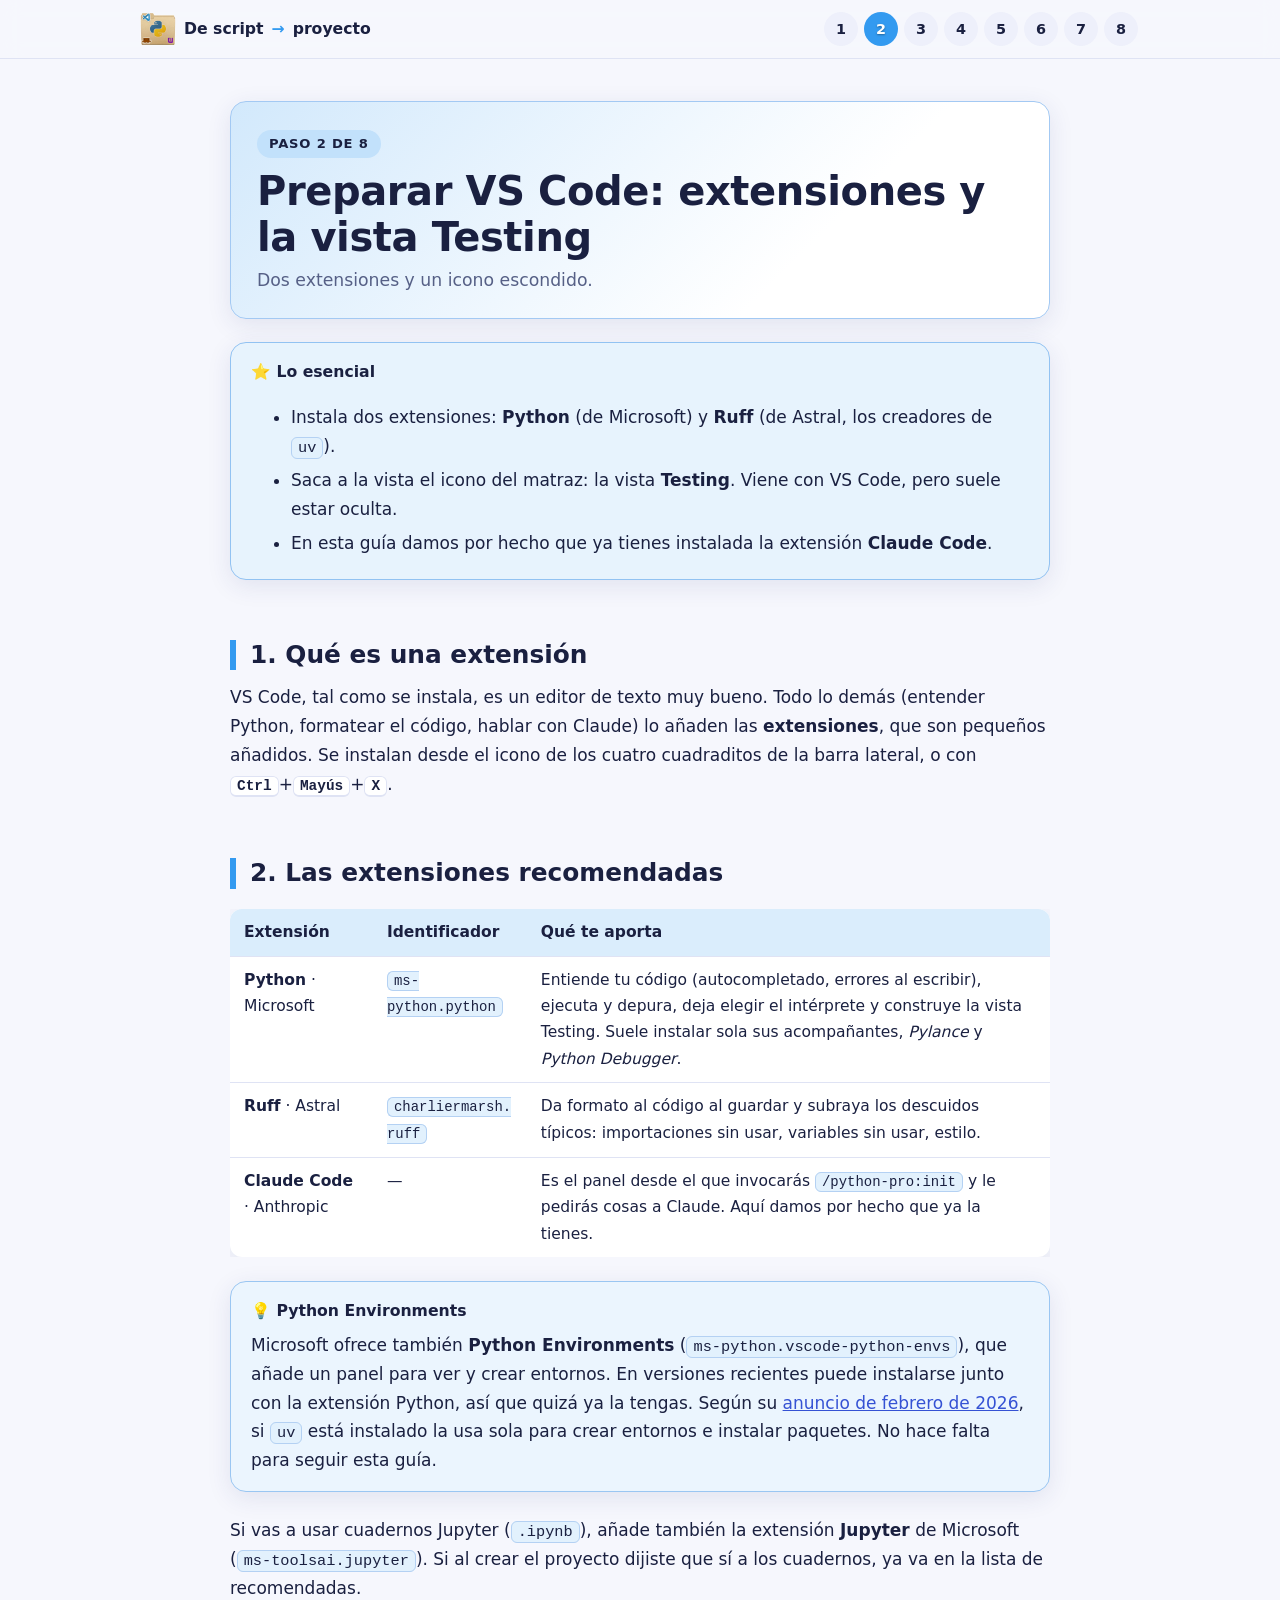
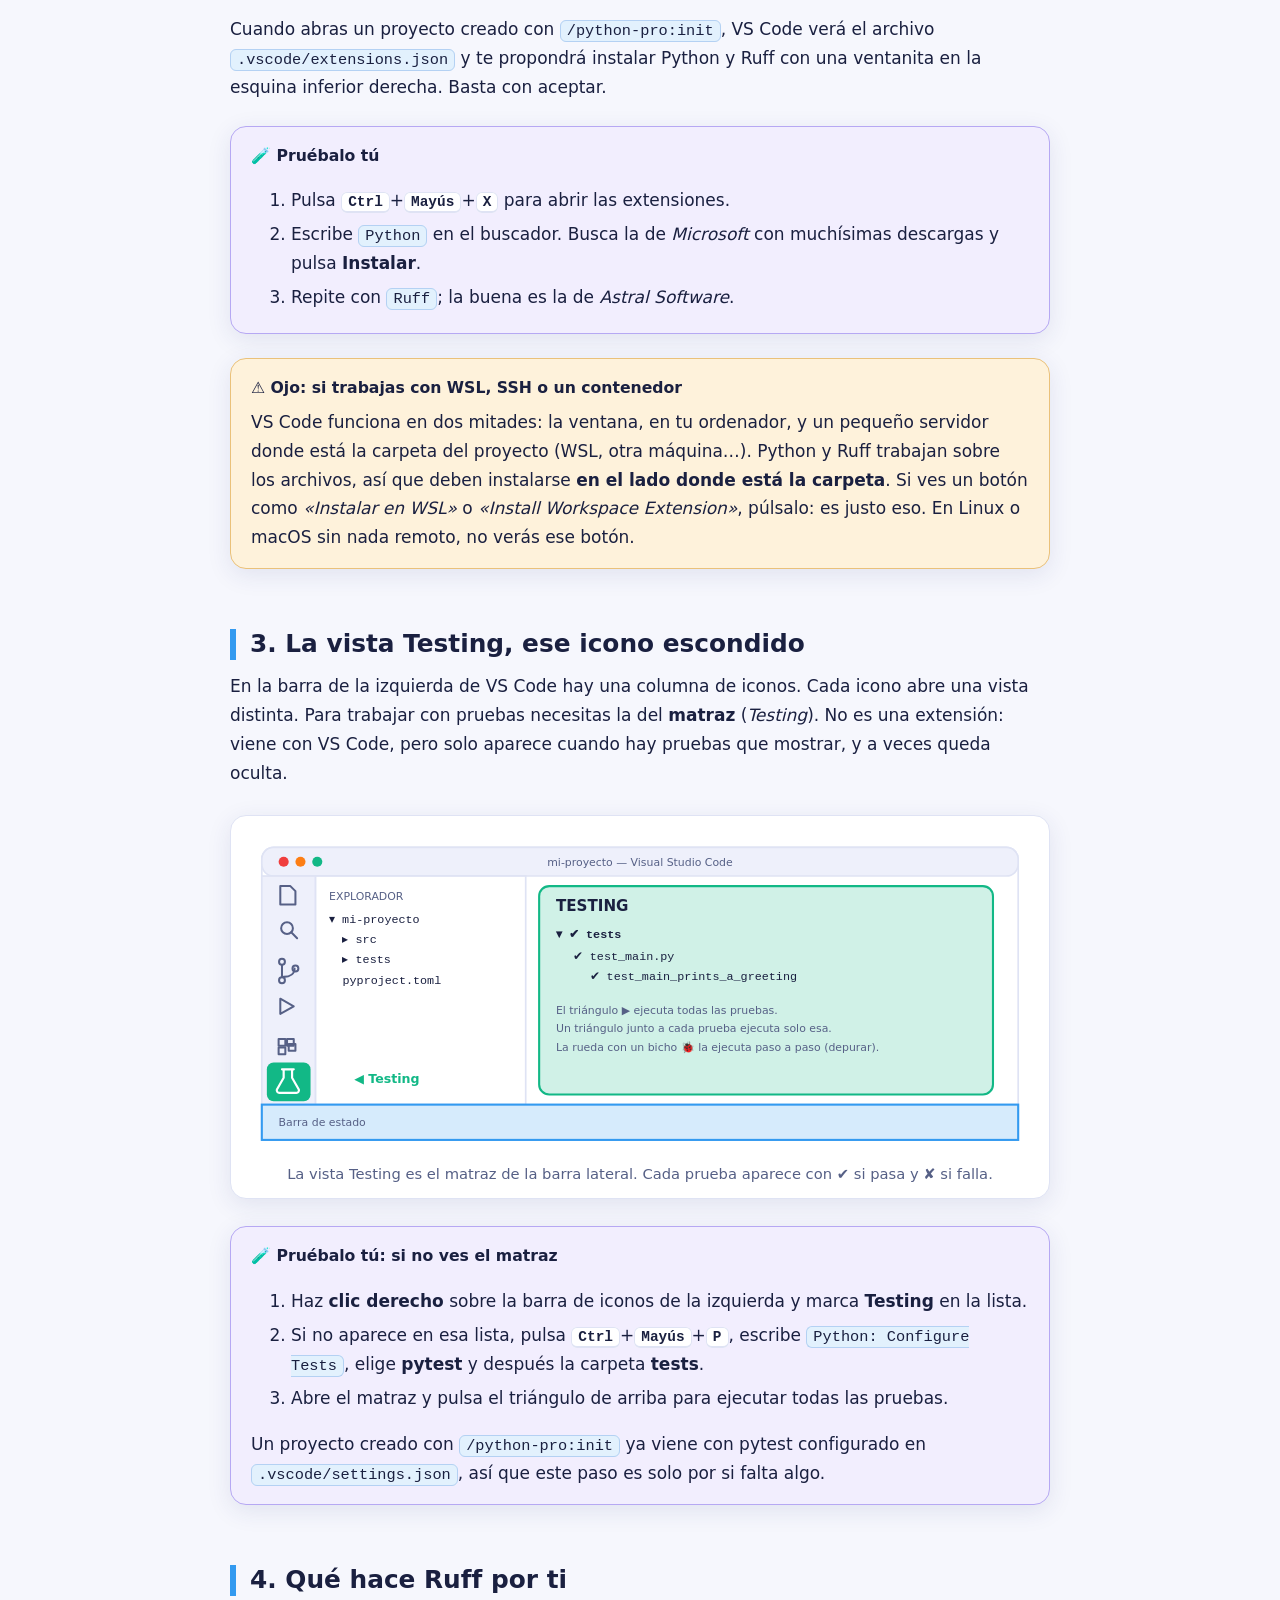
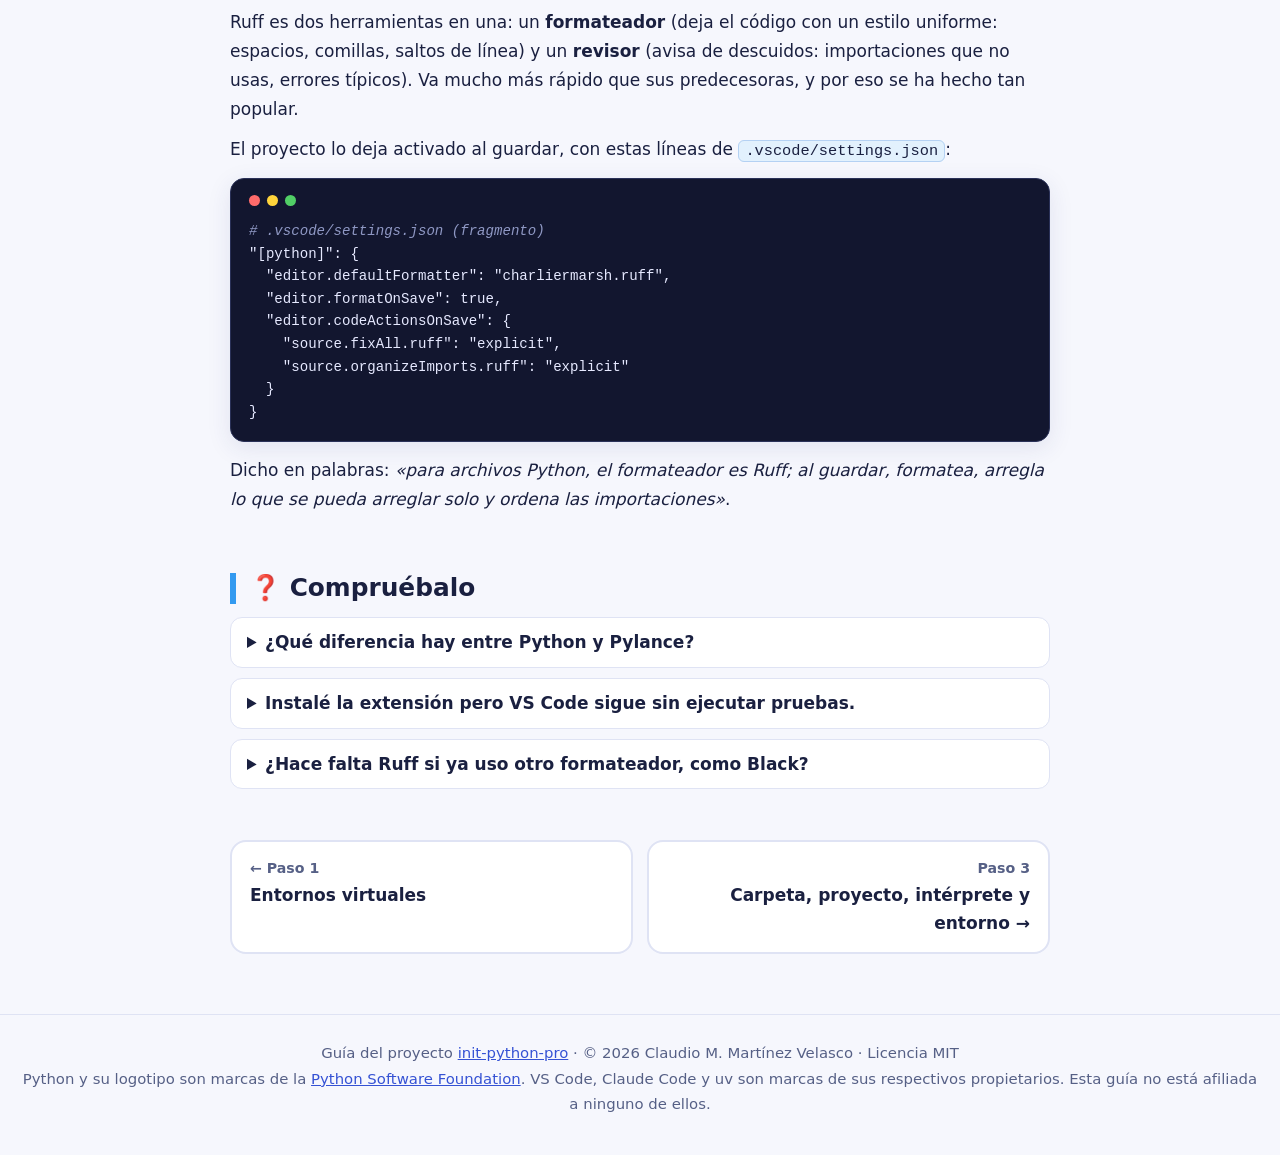
<file: docs/preparar-vscode.html>
<!DOCTYPE html>
<html lang="es">
<head>
  <meta charset="UTF-8">
  <meta name="viewport" content="width=device-width, initial-scale=1">
  <meta name="color-scheme" content="light dark">
  <title>Preparar VS Code: extensiones y la vista Testing · De script a proyecto</title>
  <meta name="description" content="Dos extensiones y un icono escondido.">
  <link rel="icon" href="img/logo.svg" type="image/svg+xml">
  <link rel="stylesheet" href="estilo.css">
</head>
<body data-pagina="vscode">
  <a class="saltar" href="#contenido">Saltar al contenido</a>

  <header class="barra">
    <div class="barra-interior">
      <a class="marca" href="index.html"><img class="serpiente" src="img/logo-mix-256.webp" alt="" width="36" height="36">De script <span>→</span> proyecto</a>
      <nav class="camino" aria-label="Pasos de la guía">
        <a href="entornos-virtuales.html" title="1. Entornos virtuales" aria-label="Paso 1: Entornos virtuales">1</a>
        <a href="preparar-vscode.html" aria-current="page" title="2. Preparar VS Code" aria-label="Paso 2: Preparar VS Code">2</a>
        <a href="carpeta-interprete-entorno.html" title="3. Carpeta, proyecto, intérprete y entorno" aria-label="Paso 3: Carpeta, proyecto, intérprete y entorno">3</a>
        <a href="librerias-uv.html" title="4. Librerías y versiones" aria-label="Paso 4: Librerías y versiones">4</a>
        <a href="pyproject-toml.html" title="5. pyproject.toml por dentro" aria-label="Paso 5: pyproject.toml por dentro">5</a>
        <a href="arrancar-programa.html" title="6. Cómo arrancar tu programa" aria-label="Paso 6: Cómo arrancar tu programa">6</a>
        <a href="git-github.html" title="7. Git y GitHub" aria-label="Paso 7: Git y GitHub">7</a>
        <a href="dia-a-dia.html" title="8. El día a día" aria-label="Paso 8: El día a día">8</a>
      </nav>
    </div>
  </header>

  <main id="contenido">
    <div class="cabecera-pagina">
      <span class="paso">Paso 2 de 8</span>
      <h1>Preparar VS Code: extensiones y la vista Testing</h1>
      <p>Dos extensiones y un icono escondido.</p>
    </div>

    <div class="recuadro esencial">
      <span class="etiqueta">⭐ Lo esencial</span>
      <ul>
        <li>Instala dos extensiones: <strong>Python</strong> (de Microsoft) y <strong>Ruff</strong> (de Astral, los creadores de <code>uv</code>).</li>
        <li>Saca a la vista el icono del matraz: la vista <strong>Testing</strong>. Viene con VS Code, pero suele estar oculta.</li>
        <li>En esta guía damos por hecho que ya tienes instalada la extensión <strong>Claude Code</strong>.</li>
      </ul>
    </div>

    <h2>1. Qué es una extensión</h2>
    <p>VS Code, tal como se instala, es un editor de texto muy bueno. Todo lo demás (entender Python, formatear el código, hablar con Claude) lo añaden las <strong>extensiones</strong>, que son pequeños añadidos. Se instalan desde el icono de los cuatro cuadraditos de la barra lateral, o con <kbd>Ctrl</kbd>+<kbd>Mayús</kbd>+<kbd>X</kbd>.</p>

    <h2>2. Las extensiones recomendadas</h2>
    <div class="tabla"><table>
      <thead><tr><th>Extensión</th><th>Identificador</th><th>Qué te aporta</th></tr></thead>
      <tbody>
        <tr><td><strong>Python</strong> · Microsoft</td><td><code>ms-python.python</code></td><td>Entiende tu código (autocompletado, errores al escribir), ejecuta y depura, deja elegir el intérprete y construye la vista Testing. Suele instalar sola sus acompañantes, <em>Pylance</em> y <em>Python Debugger</em>.</td></tr>
        <tr><td><strong>Ruff</strong> · Astral</td><td><code>charliermarsh.ruff</code></td><td>Da formato al código al guardar y subraya los descuidos típicos: importaciones sin usar, variables sin usar, estilo.</td></tr>
        <tr><td><strong>Claude Code</strong> · Anthropic</td><td>—</td><td>Es el panel desde el que invocarás <code>/python-pro:init</code> y le pedirás cosas a Claude. Aquí damos por hecho que ya la tienes.</td></tr>
      </tbody>
    </table></div>

    <div class="recuadro dato">
      <span class="etiqueta">💡 Python Environments</span>
      Microsoft ofrece también <strong>Python Environments</strong> (<code>ms-python.vscode-python-envs</code>), que añade un panel para ver y crear entornos. En versiones recientes puede instalarse junto con la extensión Python, así que quizá ya la tengas. Según su <a href="https://devblogs.microsoft.com/python/python-in-visual-studio-code-february-2026-release/">anuncio de febrero de 2026</a>, si <code>uv</code> está instalado la usa sola para crear entornos e instalar paquetes. No hace falta para seguir esta guía.
    </div>

    <p>Si vas a usar cuadernos Jupyter (<code>.ipynb</code>), añade también la extensión <strong>Jupyter</strong> de Microsoft (<code>ms-toolsai.jupyter</code>). Si al crear el proyecto dijiste que sí a los cuadernos, ya va en la lista de recomendadas.</p>

    <p>Cuando abras un proyecto creado con <code>/python-pro:init</code>, VS Code verá el archivo <code>.vscode/extensions.json</code> y te propondrá instalar Python y Ruff con una ventanita en la esquina inferior derecha. Basta con aceptar.</p>

    <div class="recuadro pruebalo">
      <span class="etiqueta">🧪 Pruébalo tú</span>
      <ol>
        <li>Pulsa <kbd>Ctrl</kbd>+<kbd>Mayús</kbd>+<kbd>X</kbd> para abrir las extensiones.</li>
        <li>Escribe <code>Python</code> en el buscador. Busca la de <em>Microsoft</em> con muchísimas descargas y pulsa <strong>Instalar</strong>.</li>
        <li>Repite con <code>Ruff</code>; la buena es la de <em>Astral Software</em>.</li>
      </ol>
    </div>

    <div class="recuadro ojo">
      <span class="etiqueta">⚠️ Ojo: si trabajas con WSL, SSH o un contenedor</span>
      VS Code funciona en dos mitades: la ventana, en tu ordenador, y un pequeño servidor donde está la carpeta del proyecto (WSL, otra máquina…). Python y Ruff trabajan sobre los archivos, así que deben instalarse <strong>en el lado donde está la carpeta</strong>. Si ves un botón como <em>«Instalar en WSL»</em> o <em>«Install Workspace Extension»</em>, púlsalo: es justo eso. En Linux o macOS sin nada remoto, no verás ese botón.
    </div>

    <h2>3. La vista Testing, ese icono escondido</h2>
    <p>En la barra de la izquierda de VS Code hay una columna de iconos. Cada icono abre una vista distinta. Para trabajar con pruebas necesitas la del <strong>matraz</strong> (<em>Testing</em>). No es una extensión: viene con VS Code, pero solo aparece cuando hay pruebas que mostrar, y a veces queda oculta.</p>

    <figure class="ilustracion">
      <svg viewBox="0 0 940 380" role="img" aria-labelledby="g1-t g1-d">
        <title id="g1-t">La barra de iconos de VS Code con la vista Testing destacada</title>
        <desc id="g1-d">Una ventana de VS Code simplificada. A la izquierda, la barra de iconos: Explorador, Búsqueda, Control de código fuente, Ejecutar y depurar, Extensiones y Testing, que aparece resaltada con un matraz. A la derecha, la vista Testing con una prueba aprobada.</desc>
        <rect x="20" y="16" width="900" height="348" rx="14" class="sv-caja"/>
        <rect x="20" y="16" width="900" height="34" rx="14" class="sv-gris"/>
        <circle cx="46" cy="33" r="6" class="sv-s-rojo"/><circle cx="66" cy="33" r="6" class="sv-s-naranja"/><circle cx="86" cy="33" r="6" class="sv-s-verde"/>
        <text x="470" y="38" text-anchor="middle" class="sv-pequeno">mi-proyecto — Visual Studio Code</text>

        <rect x="20" y="50" width="64" height="272" class="sv-gris"/>
        <g fill="none" stroke="var(--muted)" stroke-width="2.4" stroke-linecap="round" stroke-linejoin="round">
          <path d="M42 62 h12 l6 6 v16 h-18 z"/>
          <circle cx="50" cy="112" r="7"/><path d="M55 117 l7 7"/>
          <circle cx="44" cy="152" r="3.5"/><circle cx="44" cy="174" r="3.5"/><circle cx="60" cy="160" r="3.5"/><path d="M44 156 v14 M46 170 c8 0 13 -4 13 -10"/>
          <path d="M42 196 l16 9 l-16 9 z"/>
          <rect x="40" y="244" width="8" height="8"/><rect x="50" y="244" width="8" height="8"/><rect x="40" y="254" width="8" height="8"/><rect x="52" y="250" width="8" height="8"/>
        </g>
        <rect x="26" y="272" width="52" height="46" rx="8" class="sv-s-verde"/>
        <path d="M44 280 h14 M46 280 v10 l-8 14 a3 3 0 0 0 3 4 h20 a3 3 0 0 0 3 -4 l-8 -14 v-10" fill="none" stroke="#fff" stroke-width="2.6" stroke-linecap="round" stroke-linejoin="round"/>
        <rect x="84" y="50" width="250" height="272" class="sv-caja"/>
        <text x="100" y="78" class="sv-pequeno">EXPLORADOR</text>
        <text x="100" y="106" class="sv-mono">▾ mi-proyecto</text>
        <text x="116" y="130" class="sv-mono">▸ src</text>
        <text x="116" y="154" class="sv-mono">▸ tests</text>
        <text x="116" y="178" class="sv-mono">pyproject.toml</text>

        <!-- Testing resaltado -->
        <rect x="350" y="62" width="540" height="248" rx="12" class="sv-verde"/>
        <text x="370" y="92" class="sv-titulo">TESTING</text>
        <text x="370" y="124" class="sv-mono-b">▾ ✔ tests</text>
        <text x="390" y="150" class="sv-mono">✔ test_main.py</text>
        <text x="410" y="174" class="sv-mono">✔ test_main_prints_a_greeting</text>
        <text x="370" y="214" class="sv-pequeno">El triángulo ▶ ejecuta todas las pruebas.</text>
        <text x="370" y="236" class="sv-pequeno">Un triángulo junto a cada prueba ejecuta solo esa.</text>
        <text x="370" y="258" class="sv-pequeno">La rueda con un bicho 🐞 la ejecuta paso a paso (depurar).</text>

        <rect x="20" y="322" width="900" height="42" class="sv-azul"/>
        <text x="40" y="348" class="sv-pequeno">Barra de estado</text>
        <text x="130" y="296" class="sv-text" style="fill:#12b886">◀ Testing</text>
      </svg>
      <figcaption>La vista Testing es el matraz de la barra lateral. Cada prueba aparece con ✔ si pasa y ✘ si falla.</figcaption>
    </figure>

    <div class="recuadro pruebalo">
      <span class="etiqueta">🧪 Pruébalo tú: si no ves el matraz</span>
      <ol>
        <li>Haz <strong>clic derecho</strong> sobre la barra de iconos de la izquierda y marca <strong>Testing</strong> en la lista.</li>
        <li>Si no aparece en esa lista, pulsa <kbd>Ctrl</kbd>+<kbd>Mayús</kbd>+<kbd>P</kbd>, escribe <code>Python: Configure Tests</code>, elige <strong>pytest</strong> y después la carpeta <strong>tests</strong>.</li>
        <li>Abre el matraz y pulsa el triángulo de arriba para ejecutar todas las pruebas.</li>
      </ol>
      Un proyecto creado con <code>/python-pro:init</code> ya viene con pytest configurado en <code>.vscode/settings.json</code>, así que este paso es solo por si falta algo.
    </div>

    <h2>4. Qué hace Ruff por ti</h2>
    <p>Ruff es dos herramientas en una: un <strong>formateador</strong> (deja el código con un estilo uniforme: espacios, comillas, saltos de línea) y un <strong>revisor</strong> (avisa de descuidos: importaciones que no usas, errores típicos). Va mucho más rápido que sus predecesoras, y por eso se ha hecho tan popular.</p>
    <p>El proyecto lo deja activado al guardar, con estas líneas de <code>.vscode/settings.json</code>:</p>
<pre class="terminal"><span class="c"># .vscode/settings.json (fragmento)</span>
"[python]": {
  "editor.defaultFormatter": "charliermarsh.ruff",
  "editor.formatOnSave": true,
  "editor.codeActionsOnSave": {
    "source.fixAll.ruff": "explicit",
    "source.organizeImports.ruff": "explicit"
  }
}</pre>
    <p>Dicho en palabras: <em>«para archivos Python, el formateador es Ruff; al guardar, formatea, arregla lo que se pueda arreglar solo y ordena las importaciones»</em>.</p>

    <h2>❓ Compruébalo</h2>
    <details>
      <summary>¿Qué diferencia hay entre Python y Pylance?</summary>
      <p>Pylance es el motor que entiende tu código (autocompletado, avisos de tipo). Viene con la extensión Python, así que no tienes que instalarlo aparte.</p>
    </details>
    <details>
      <summary>Instalé la extensión pero VS Code sigue sin ejecutar pruebas.</summary>
      <p>Lo más habitual es que VS Code esté usando otro intérprete de Python, no el de tu <code>.venv</code>. Lo vemos en el paso 3.</p>
    </details>
    <details>
      <summary>¿Hace falta Ruff si ya uso otro formateador, como Black?</summary>
      <p>Usa solo uno a la vez, para que no se peleen al guardar. El estilo de Ruff es prácticamente el mismo que el de Black. Este proyecto usa Ruff porque hace las dos cosas (formatear y revisar) y está configurado en un único archivo, <code>pyproject.toml</code>.</p>
    </details>

    <nav class="navegacion" aria-label="Navegación entre páginas">
      <a href="entornos-virtuales.html"><small>← Paso 1</small>Entornos virtuales</a>
      <a class="sig" href="carpeta-interprete-entorno.html"><small>Paso 3</small>Carpeta, proyecto, intérprete y entorno →</a>
    </nav>
  </main>

  <footer class="pie">
    Guía del proyecto <a href="https://github.com/clamaveruma/init-python-pro">init-python-pro</a> · © 2026 Claudio M. Martínez Velasco · Licencia MIT<br>Python y su logotipo son marcas de la <a href="https://www.python.org/psf/trademarks/">Python Software Foundation</a>. VS Code, Claude Code y uv son marcas de sus respectivos propietarios. Esta guía no está afiliada a ninguno de ellos.
  </footer>
</body>
</html>
</file>
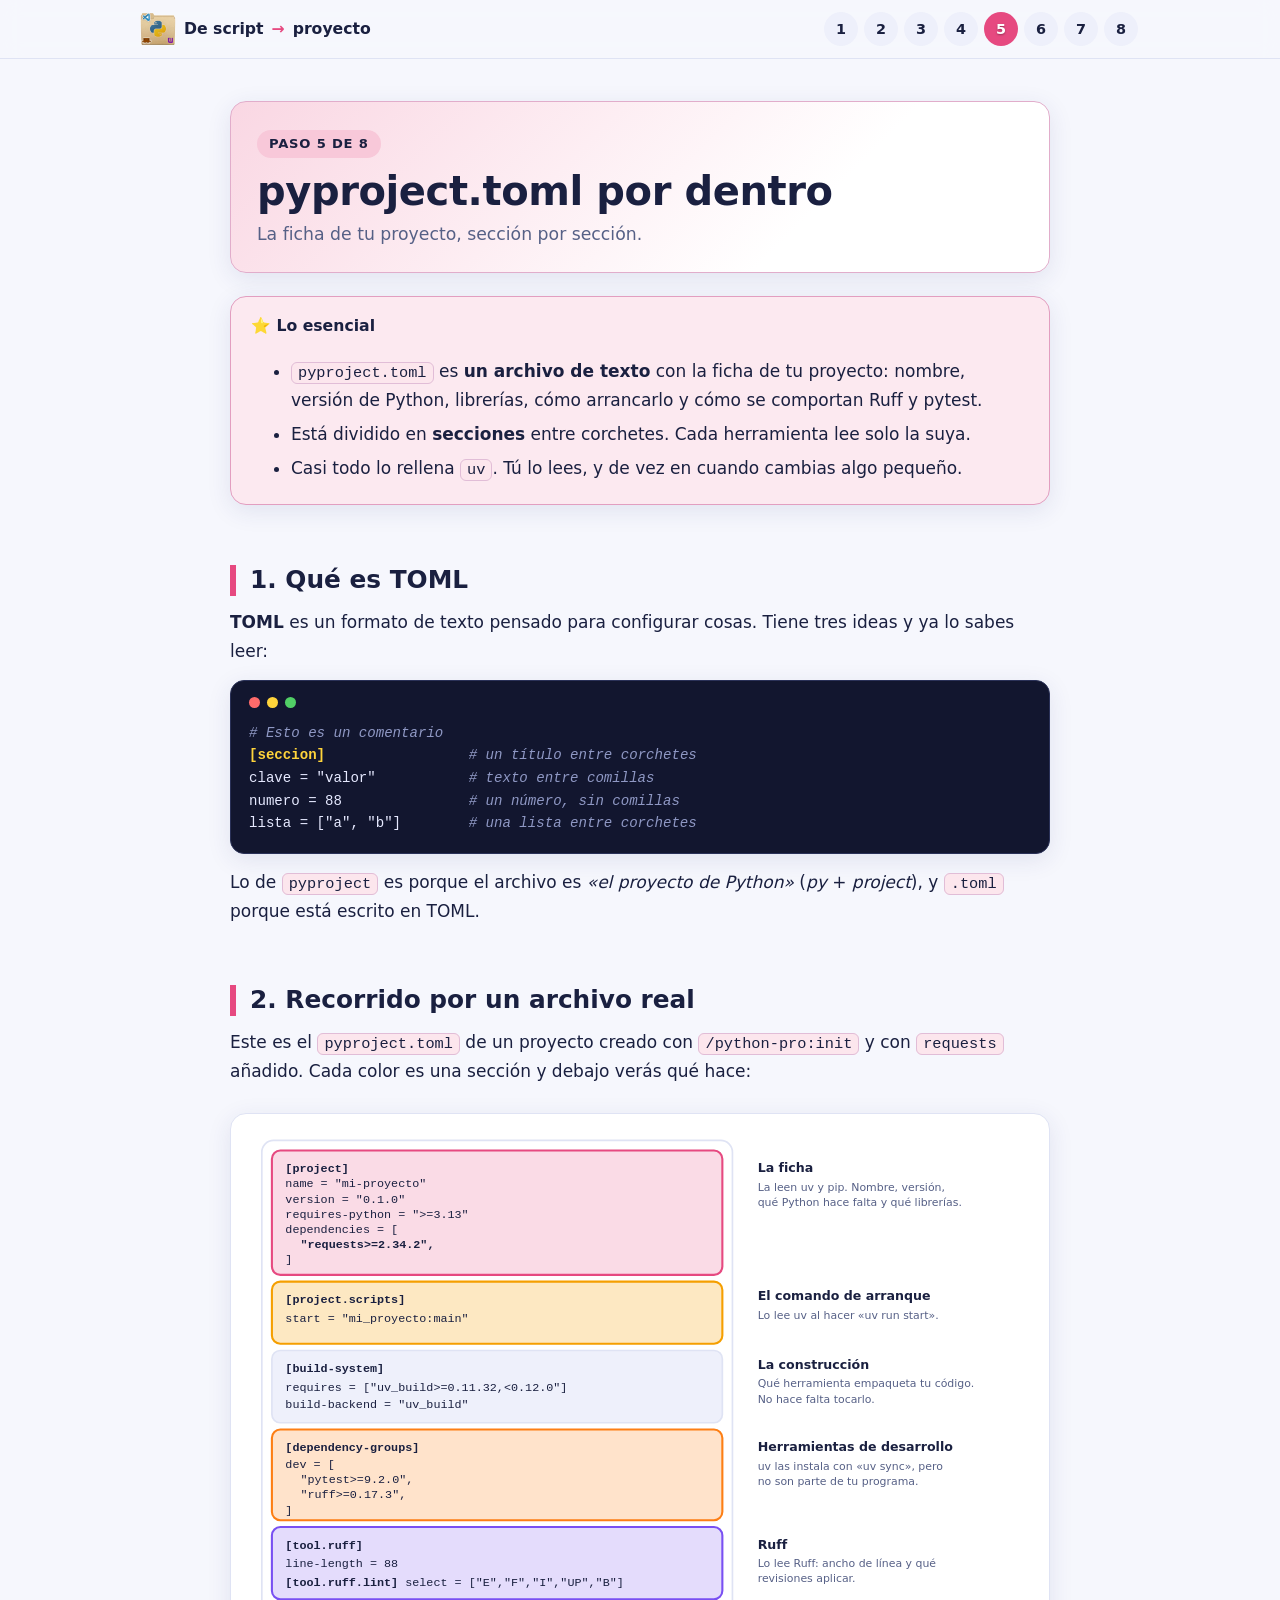
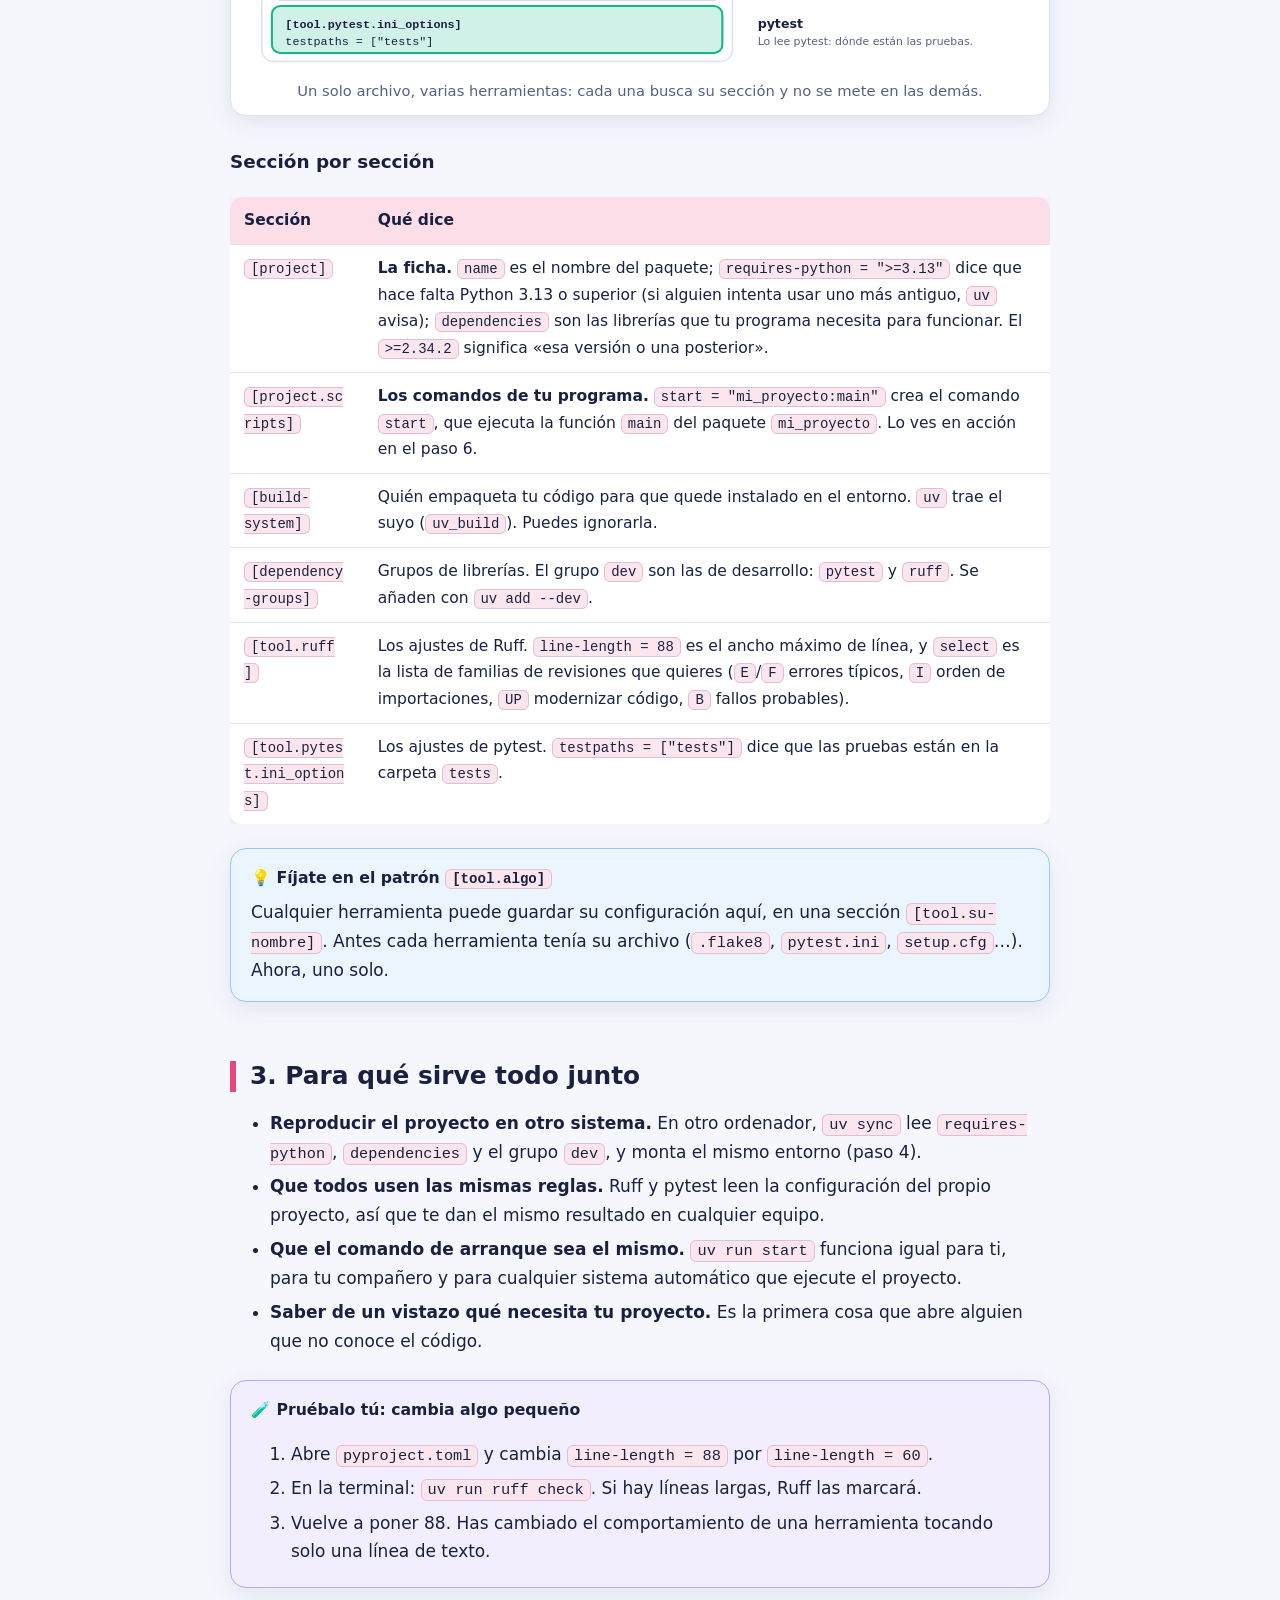
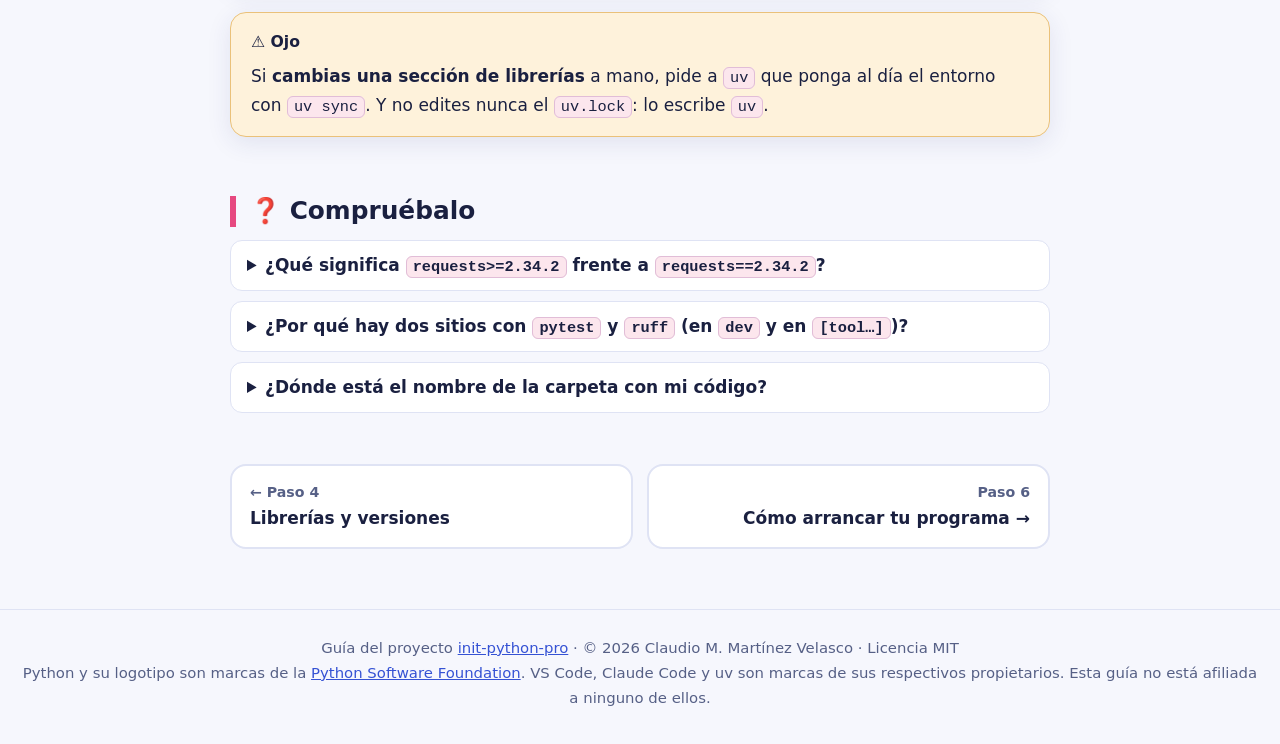
<file: docs/pyproject-toml.html>
<!DOCTYPE html>
<html lang="es">
<head>
  <meta charset="UTF-8">
  <meta name="viewport" content="width=device-width, initial-scale=1">
  <meta name="color-scheme" content="light dark">
  <title>pyproject.toml por dentro · De script a proyecto</title>
  <meta name="description" content="La ficha de tu proyecto, sección por sección.">
  <link rel="icon" href="img/logo.svg" type="image/svg+xml">
  <link rel="stylesheet" href="estilo.css">
</head>
<body data-pagina="toml">
  <a class="saltar" href="#contenido">Saltar al contenido</a>

  <header class="barra">
    <div class="barra-interior">
      <a class="marca" href="index.html"><img class="serpiente" src="img/logo-mix-256.webp" alt="" width="36" height="36">De script <span>→</span> proyecto</a>
      <nav class="camino" aria-label="Pasos de la guía">
        <a href="entornos-virtuales.html" title="1. Entornos virtuales" aria-label="Paso 1: Entornos virtuales">1</a>
        <a href="preparar-vscode.html" title="2. Preparar VS Code" aria-label="Paso 2: Preparar VS Code">2</a>
        <a href="carpeta-interprete-entorno.html" title="3. Carpeta, proyecto, intérprete y entorno" aria-label="Paso 3: Carpeta, proyecto, intérprete y entorno">3</a>
        <a href="librerias-uv.html" title="4. Librerías y versiones" aria-label="Paso 4: Librerías y versiones">4</a>
        <a href="pyproject-toml.html" aria-current="page" title="5. pyproject.toml por dentro" aria-label="Paso 5: pyproject.toml por dentro">5</a>
        <a href="arrancar-programa.html" title="6. Cómo arrancar tu programa" aria-label="Paso 6: Cómo arrancar tu programa">6</a>
        <a href="git-github.html" title="7. Git y GitHub" aria-label="Paso 7: Git y GitHub">7</a>
        <a href="dia-a-dia.html" title="8. El día a día" aria-label="Paso 8: El día a día">8</a>
      </nav>
    </div>
  </header>

  <main id="contenido">
    <div class="cabecera-pagina">
      <span class="paso">Paso 5 de 8</span>
      <h1>pyproject.toml por dentro</h1>
      <p>La ficha de tu proyecto, sección por sección.</p>
    </div>

    <div class="recuadro esencial">
      <span class="etiqueta">⭐ Lo esencial</span>
      <ul>
        <li><code>pyproject.toml</code> es <strong>un archivo de texto</strong> con la ficha de tu proyecto: nombre, versión de Python, librerías, cómo arrancarlo y cómo se comportan Ruff y pytest.</li>
        <li>Está dividido en <strong>secciones</strong> entre corchetes. Cada herramienta lee solo la suya.</li>
        <li>Casi todo lo rellena <code>uv</code>. Tú lo lees, y de vez en cuando cambias algo pequeño.</li>
      </ul>
    </div>

    <h2>1. Qué es TOML</h2>
    <p><strong>TOML</strong> es un formato de texto pensado para configurar cosas. Tiene tres ideas y ya lo sabes leer:</p>
<pre class="terminal"><span class="c"># Esto es un comentario</span>
<span class="h">[seccion]</span>                 <span class="c"># un título entre corchetes</span>
clave = "valor"           <span class="c"># texto entre comillas</span>
numero = 88               <span class="c"># un número, sin comillas</span>
lista = ["a", "b"]        <span class="c"># una lista entre corchetes</span></pre>
    <p>Lo de <code>pyproject</code> es porque el archivo es <em>«el proyecto de Python»</em> (<em>py</em> + <em>project</em>), y <code>.toml</code> porque está escrito en TOML.</p>

    <h2>2. Recorrido por un archivo real</h2>
    <p>Este es el <code>pyproject.toml</code> de un proyecto creado con <code>/python-pro:init</code> y con <code>requests</code> añadido. Cada color es una sección y debajo verás qué hace:</p>

    <figure class="ilustracion">
      <svg viewBox="0 0 940 640" role="img" aria-labelledby="t1-t t1-d">
        <title id="t1-t">El archivo pyproject.toml dividido en secciones de colores</title>
        <desc id="t1-d">El archivo se divide en seis bloques: la ficha del proyecto, el comando de arranque, el sistema de construcción, las herramientas de desarrollo, la configuración de Ruff y la de pytest. A la derecha, una etiqueta dice qué programa lee cada bloque.</desc>
        <rect x="20" y="10" width="560" height="620" rx="14" class="sv-caja"/>

        <rect x="32" y="22" width="536" height="148" rx="10" class="sv-rosa"/>
        <text x="48" y="48" class="sv-mono-b">[project]</text>
        <text x="48" y="66" class="sv-mono">name = "mi-proyecto"</text>
        <text x="48" y="84" class="sv-mono">version = "0.1.0"</text>
        <text x="48" y="102" class="sv-mono">requires-python = "&gt;=3.13"</text>
        <text x="48" y="120" class="sv-mono">dependencies = [</text>
        <text x="66" y="138" class="sv-mono-b">"requests&gt;=2.34.2",</text>
        <text x="48" y="156" class="sv-mono">]</text>

        <rect x="32" y="178" width="536" height="74" rx="10" class="sv-amarillo"/>
        <text x="48" y="204" class="sv-mono-b">[project.scripts]</text>
        <text x="48" y="226" class="sv-mono">start = "mi_proyecto:main"</text>

        <rect x="32" y="260" width="536" height="86" rx="10" class="sv-gris"/>
        <text x="48" y="286" class="sv-mono-b">[build-system]</text>
        <text x="48" y="308" class="sv-mono">requires = ["uv_build&gt;=0.11.32,&lt;0.12.0"]</text>
        <text x="48" y="328" class="sv-mono">build-backend = "uv_build"</text>

        <rect x="32" y="354" width="536" height="108" rx="10" class="sv-naranja"/>
        <text x="48" y="380" class="sv-mono-b">[dependency-groups]</text>
        <text x="48" y="400" class="sv-mono">dev = [</text>
        <text x="66" y="418" class="sv-mono">"pytest&gt;=9.2.0",</text>
        <text x="66" y="436" class="sv-mono">"ruff&gt;=0.17.3",</text>
        <text x="48" y="454" class="sv-mono">]</text>

        <rect x="32" y="470" width="536" height="86" rx="10" class="sv-violeta"/>
        <text x="48" y="496" class="sv-mono-b">[tool.ruff]</text>
        <text x="48" y="518" class="sv-mono">line-length = 88</text>
        <text x="48" y="540" class="sv-mono-b">[tool.ruff.lint]  <tspan class="sv-mono">select = ["E","F","I","UP","B"]</tspan></text>

        <rect x="32" y="564" width="536" height="56" rx="10" class="sv-verde"/>
        <text x="48" y="590" class="sv-mono-b">[tool.pytest.ini_options]</text>
        <text x="48" y="610" class="sv-mono">testpaths = ["tests"]</text>

        <g class="sv-pequeno">
          <text x="610" y="48" class="sv-text">La ficha</text><text x="610" y="70" class="sv-pequeno">La leen uv y pip. Nombre, versión,</text><text x="610" y="88" class="sv-pequeno">qué Python hace falta y qué librerías.</text>
          <text x="610" y="200" class="sv-text">El comando de arranque</text><text x="610" y="222" class="sv-pequeno">Lo lee uv al hacer «uv run start».</text>
          <text x="610" y="282" class="sv-text">La construcción</text><text x="610" y="304" class="sv-pequeno">Qué herramienta empaqueta tu código.</text><text x="610" y="322" class="sv-pequeno">No hace falta tocarlo.</text>
          <text x="610" y="380" class="sv-text">Herramientas de desarrollo</text><text x="610" y="402" class="sv-pequeno">uv las instala con «uv sync», pero</text><text x="610" y="420" class="sv-pequeno">no son parte de tu programa.</text>
          <text x="610" y="496" class="sv-text">Ruff</text><text x="610" y="518" class="sv-pequeno">Lo lee Ruff: ancho de línea y qué</text><text x="610" y="536" class="sv-pequeno">revisiones aplicar.</text>
          <text x="610" y="590" class="sv-text">pytest</text><text x="610" y="610" class="sv-pequeno">Lo lee pytest: dónde están las pruebas.</text>
        </g>
      </svg>
      <figcaption>Un solo archivo, varias herramientas: cada una busca su sección y no se mete en las demás.</figcaption>
    </figure>

    <h3>Sección por sección</h3>
    <div class="tabla"><table>
      <thead><tr><th>Sección</th><th>Qué dice</th></tr></thead>
      <tbody>
        <tr><td><code>[project]</code></td><td><strong>La ficha.</strong> <code>name</code> es el nombre del paquete; <code>requires-python = "&gt;=3.13"</code> dice que hace falta Python 3.13 o superior (si alguien intenta usar uno más antiguo, <code>uv</code> avisa); <code>dependencies</code> son las librerías que tu programa necesita para funcionar. El <code>&gt;=2.34.2</code> significa «esa versión o una posterior».</td></tr>
        <tr><td><code>[project.scripts]</code></td><td><strong>Los comandos de tu programa.</strong> <code>start = "mi_proyecto:main"</code> crea el comando <code>start</code>, que ejecuta la función <code>main</code> del paquete <code>mi_proyecto</code>. Lo ves en acción en el paso 6.</td></tr>
        <tr><td><code>[build-system]</code></td><td>Quién empaqueta tu código para que quede instalado en el entorno. <code>uv</code> trae el suyo (<code>uv_build</code>). Puedes ignorarla.</td></tr>
        <tr><td><code>[dependency-groups]</code></td><td>Grupos de librerías. El grupo <code>dev</code> son las de desarrollo: <code>pytest</code> y <code>ruff</code>. Se añaden con <code>uv add --dev</code>.</td></tr>
        <tr><td><code>[tool.ruff]</code></td><td>Los ajustes de Ruff. <code>line-length = 88</code> es el ancho máximo de línea, y <code>select</code> es la lista de familias de revisiones que quieres (<code>E</code>/<code>F</code> errores típicos, <code>I</code> orden de importaciones, <code>UP</code> modernizar código, <code>B</code> fallos probables).</td></tr>
        <tr><td><code>[tool.pytest.ini_options]</code></td><td>Los ajustes de pytest. <code>testpaths = ["tests"]</code> dice que las pruebas están en la carpeta <code>tests</code>.</td></tr>
      </tbody>
    </table></div>

    <div class="recuadro dato">
      <span class="etiqueta">💡 Fíjate en el patrón <code>[tool.algo]</code></span>
      Cualquier herramienta puede guardar su configuración aquí, en una sección <code>[tool.su-nombre]</code>. Antes cada herramienta tenía su archivo (<code>.flake8</code>, <code>pytest.ini</code>, <code>setup.cfg</code>…). Ahora, uno solo.
    </div>

    <h2>3. Para qué sirve todo junto</h2>
    <ul>
      <li><strong>Reproducir el proyecto en otro sistema.</strong> En otro ordenador, <code>uv sync</code> lee <code>requires-python</code>, <code>dependencies</code> y el grupo <code>dev</code>, y monta el mismo entorno (paso 4).</li>
      <li><strong>Que todos usen las mismas reglas.</strong> Ruff y pytest leen la configuración del propio proyecto, así que te dan el mismo resultado en cualquier equipo.</li>
      <li><strong>Que el comando de arranque sea el mismo.</strong> <code>uv run start</code> funciona igual para ti, para tu compañero y para cualquier sistema automático que ejecute el proyecto.</li>
      <li><strong>Saber de un vistazo qué necesita tu proyecto.</strong> Es la primera cosa que abre alguien que no conoce el código.</li>
    </ul>

    <div class="recuadro pruebalo">
      <span class="etiqueta">🧪 Pruébalo tú: cambia algo pequeño</span>
      <ol>
        <li>Abre <code>pyproject.toml</code> y cambia <code>line-length = 88</code> por <code>line-length = 60</code>.</li>
        <li>En la terminal: <code>uv run ruff check</code>. Si hay líneas largas, Ruff las marcará.</li>
        <li>Vuelve a poner 88. Has cambiado el comportamiento de una herramienta tocando solo una línea de texto.</li>
      </ol>
    </div>

    <div class="recuadro ojo">
      <span class="etiqueta">⚠️ Ojo</span>
      Si <strong>cambias una sección de librerías</strong> a mano, pide a <code>uv</code> que ponga al día el entorno con <code>uv sync</code>. Y no edites nunca el <code>uv.lock</code>: lo escribe <code>uv</code>.
    </div>

    <h2>❓ Compruébalo</h2>
    <details>
      <summary>¿Qué significa <code>requests&gt;=2.34.2</code> frente a <code>requests==2.34.2</code>?</summary>
      <p><code>&gt;=</code> admite esa versión o una más moderna; <code>==</code> exige exactamente esa. Para ver la <strong>exacta</strong> que se instaló, mira el <code>uv.lock</code>, no el <code>pyproject.toml</code>.</p>
    </details>
    <details>
      <summary>¿Por qué hay dos sitios con <code>pytest</code> y <code>ruff</code> (en <code>dev</code> y en <code>[tool…]</code>)?</summary>
      <p>Son cosas distintas: en <code>[dependency-groups]</code> dices que quieres <em>instalar</em> esas herramientas, y en <code>[tool.ruff]</code> o <code>[tool.pytest…]</code> dices <em>cómo deben comportarse</em>.</p>
    </details>
    <details>
      <summary>¿Dónde está el nombre de la carpeta con mi código?</summary>
      <p>El nombre del paquete es <code>mi-proyecto</code> en <code>[project]</code>, pero la carpeta se llama <code>mi_proyecto</code> (con guion bajo), porque Python no admite guiones en nombres de módulos. Está dentro de <code>src/</code>.</p>
    </details>

    <nav class="navegacion" aria-label="Navegación entre páginas">
      <a href="librerias-uv.html"><small>← Paso 4</small>Librerías y versiones</a>
      <a class="sig" href="arrancar-programa.html"><small>Paso 6</small>Cómo arrancar tu programa →</a>
    </nav>
  </main>

  <footer class="pie">
    Guía del proyecto <a href="https://github.com/clamaveruma/init-python-pro">init-python-pro</a> · © 2026 Claudio M. Martínez Velasco · Licencia MIT<br>Python y su logotipo son marcas de la <a href="https://www.python.org/psf/trademarks/">Python Software Foundation</a>. VS Code, Claude Code y uv son marcas de sus respectivos propietarios. Esta guía no está afiliada a ninguno de ellos.
  </footer>
</body>
</html>
</file>
<file: docs/estilo.css>
/* De script a proyecto: estilo común de la guía.
   Claro y oscuro automáticos. Cada página fija su color con body[data-pagina]. */

:root {
  --bg: #f6f7fd;
  --surface: #ffffff;
  --surface-2: #eef0fb;
  --text: #1a2040;
  --muted: #566086;
  --border: #dfe3f4;
  --link: #3552d4;
  --sombra: 0 6px 24px rgba(40, 50, 120, 0.1);

  --c-venv: #12b886;
  --c-vscode: #339af0;
  --c-conceptos: #7950f2;
  --c-libs: #fd7e14;
  --c-toml: #e64980;
  --c-arrancar: #f59f00;
  --c-git: #f03e3e;
  --c-dia: #15aabf;

  --acento: var(--c-venv);
  --terminal-bg: #12162f;
  --terminal-text: #e6e9ff;
  --radio: 16px;
}

@media (prefers-color-scheme: dark) {
  :root {
    --bg: #0d1126;
    --surface: #161b38;
    --surface-2: #1d2346;
    --text: #eef0ff;
    --muted: #a6aed4;
    --border: #2b325c;
    --link: #8fa4ff;
    --sombra: 0 6px 24px rgba(0, 0, 0, 0.35);
    --terminal-bg: #0a0d1f;
  }
}

body[data-pagina="inicio"] { --acento: var(--c-vscode); }
body[data-pagina="entornos"] { --acento: var(--c-venv); }
body[data-pagina="vscode"] { --acento: var(--c-vscode); }
body[data-pagina="conceptos"] { --acento: var(--c-conceptos); }
body[data-pagina="librerias"] { --acento: var(--c-libs); }
body[data-pagina="toml"] { --acento: var(--c-toml); }
body[data-pagina="arrancar"] { --acento: var(--c-arrancar); }
body[data-pagina="git"] { --acento: var(--c-git); }
body[data-pagina="dia"] { --acento: var(--c-dia); }

* { box-sizing: border-box; }

html { scroll-behavior: smooth; }

body {
  margin: 0;
  background: var(--bg);
  color: var(--text);
  font: 17px/1.7 system-ui, -apple-system, "Segoe UI", Roboto, "Helvetica Neue", Arial, sans-serif;
  -webkit-font-smoothing: antialiased;
}

a { color: var(--link); }
a:hover { text-decoration-thickness: 2px; }

.saltar {
  position: absolute;
  left: -999px;
  top: 8px;
  background: var(--surface);
  padding: 8px 14px;
  border-radius: 8px;
  z-index: 100;
}
.saltar:focus { left: 8px; }

/* ---------- Barra superior con el camino ---------- */
.barra {
  position: sticky;
  top: 0;
  z-index: 50;
  background: color-mix(in srgb, var(--bg) 88%, transparent);
  backdrop-filter: blur(10px);
  border-bottom: 1px solid var(--border);
}
.barra-interior {
  max-width: 1040px;
  margin: 0 auto;
  padding: 10px 20px;
  display: flex;
  align-items: center;
  gap: 18px;
}
.marca {
  font-weight: 800;
  text-decoration: none;
  color: var(--text);
  white-space: nowrap;
  font-size: 0.98rem;
}
.marca { display: inline-flex; align-items: center; gap: 8px; }
.serpiente { width: 36px; height: 36px; flex: none; }
.serpiente.grande { width: 88px; height: 88px; border-radius: 20px; box-shadow: var(--sombra); }
.hero-serpiente { margin-bottom: 10px; }
.marca span { color: var(--acento); }
.camino {
  display: flex;
  gap: 6px;
  overflow-x: auto;
  padding: 2px;
  scrollbar-width: none;
  margin-left: auto;
}
.camino::-webkit-scrollbar { display: none; }
.camino a,
.camino span {
  flex: none;
  min-width: 34px;
  height: 34px;
  display: grid;
  place-items: center;
  border-radius: 999px;
  font-weight: 700;
  font-size: 0.9rem;
  text-decoration: none;
  color: var(--text);
  background: var(--surface-2);
  border: 2px solid transparent;
}
.camino a:hover { border-color: var(--acento); }
.camino a[aria-current="page"] {
  background: var(--acento);
  color: #fff;
  text-shadow: 0 1px 2px rgba(0, 0, 0, 0.35);
}
.camino span { opacity: 0.45; cursor: default; }

/* ---------- Estructura ---------- */
main { max-width: 860px; margin: 0 auto; padding: 8px 20px 60px; }
.ancho { max-width: 1040px; margin: 0 auto; padding: 0 20px; }

.hero {
  background:
    radial-gradient(900px 380px at 85% -10%, color-mix(in srgb, var(--c-toml) 30%, transparent), transparent 60%),
    radial-gradient(800px 380px at 5% 10%, color-mix(in srgb, var(--c-vscode) 30%, transparent), transparent 60%),
    radial-gradient(700px 360px at 55% 120%, color-mix(in srgb, var(--c-venv) 28%, transparent), transparent 60%),
    var(--bg);
  border-bottom: 1px solid var(--border);
}
.hero-interior { max-width: 1040px; margin: 0 auto; padding: 46px 20px 30px; }
.hero h1 {
  font-size: clamp(2rem, 5.4vw, 3.4rem);
  line-height: 1.1;
  margin: 0 0 14px;
  letter-spacing: -0.02em;
}
.hero h1 em {
  font-style: normal;
  background: linear-gradient(90deg, var(--c-vscode), var(--c-conceptos), var(--c-toml));
  -webkit-background-clip: text;
  background-clip: text;
  color: transparent;
}
.hero .sub { font-size: 1.2rem; color: var(--muted); max-width: 680px; margin: 0 0 22px; }

.cabecera-pagina {
  margin: 34px 0 6px;
  padding: 26px 26px 22px;
  border-radius: var(--radio);
  background:
    linear-gradient(135deg, color-mix(in srgb, var(--acento) 22%, var(--surface)), var(--surface) 70%);
  border: 1px solid color-mix(in srgb, var(--acento) 35%, var(--border));
  box-shadow: var(--sombra);
}
.paso {
  display: inline-block;
  font-size: 0.82rem;
  font-weight: 800;
  letter-spacing: 0.06em;
  text-transform: uppercase;
  color: var(--text);
  background: color-mix(in srgb, var(--acento) 30%, var(--surface));
  padding: 3px 12px;
  border-radius: 999px;
}
.cabecera-pagina h1 { font-size: clamp(1.7rem, 4.4vw, 2.5rem); line-height: 1.15; margin: 10px 0 6px; letter-spacing: -0.01em; }
.cabecera-pagina p { margin: 0; color: var(--muted); font-size: 1.08rem; }

h2 {
  font-size: 1.55rem;
  line-height: 1.25;
  margin: 2.4em 0 0.5em;
  padding-left: 14px;
  border-left: 6px solid var(--acento);
}
h3 { font-size: 1.15rem; margin: 1.6em 0 0.3em; }
p { margin: 0.7em 0; }
li { margin: 0.3em 0; }
strong { font-weight: 700; }

code {
  font-family: ui-monospace, "SF Mono", "Cascadia Code", Menlo, Consolas, monospace;
  font-size: 0.9em;
  background: color-mix(in srgb, var(--acento) 14%, var(--surface));
  border: 1px solid color-mix(in srgb, var(--acento) 25%, var(--border));
  padding: 1px 6px;
  border-radius: 6px;
  word-break: break-word;
}

/* ---------- Recuadros ---------- */
.recuadro {
  border-radius: var(--radio);
  padding: 16px 20px;
  margin: 1.4em 0;
  border: 1px solid var(--border);
  background: var(--surface);
  box-shadow: var(--sombra);
}
.recuadro > :first-child { margin-top: 0; }
.recuadro > :last-child { margin-bottom: 0; }
.recuadro .etiqueta {
  display: block;
  font-weight: 800;
  margin-bottom: 6px;
  font-size: 0.98rem;
}
.esencial {
  background: color-mix(in srgb, var(--acento) 12%, var(--surface));
  border-color: color-mix(in srgb, var(--acento) 45%, var(--border));
}
.pruebalo {
  background: color-mix(in srgb, var(--c-conceptos) 10%, var(--surface));
  border-color: color-mix(in srgb, var(--c-conceptos) 40%, var(--border));
}
.ojo {
  background: color-mix(in srgb, var(--c-arrancar) 14%, var(--surface));
  border-color: color-mix(in srgb, var(--c-arrancar) 50%, var(--border));
}
.dato {
  background: color-mix(in srgb, var(--c-vscode) 10%, var(--surface));
  border-color: color-mix(in srgb, var(--c-vscode) 40%, var(--border));
}

/* ---------- Terminal ---------- */
pre.terminal {
  background: var(--terminal-bg);
  color: var(--terminal-text);
  border-radius: 14px;
  padding: 16px 18px 18px;
  margin: 1em 0;
  overflow-x: auto;
  font: 0.88rem/1.6 ui-monospace, "SF Mono", "Cascadia Code", Menlo, Consolas, monospace;
  border: 1px solid #2a3158;
  box-shadow: var(--sombra);
}
pre.terminal::before {
  content: "";
  display: block;
  width: 11px;
  height: 11px;
  border-radius: 50%;
  background: #ff6b6b;
  box-shadow: 18px 0 0 #ffd43b, 36px 0 0 #51cf66;
  margin-bottom: 14px;
}
pre.terminal .p { color: #63e6be; font-weight: 700; }
pre.terminal .c { color: #8f98c4; font-style: italic; }
pre.terminal .h { color: #ffd43b; font-weight: 700; }
pre.terminal .v { color: #69db7c; font-weight: 700; }
pre.terminal .r { color: #ff8787; }

/* ---------- Ilustraciones ---------- */
figure.ilustracion {
  margin: 1.6em 0;
  padding: 18px 14px 12px;
  background: var(--surface);
  border: 1px solid var(--border);
  border-radius: var(--radio);
  box-shadow: var(--sombra);
}
figure.ilustracion svg { width: 100%; height: auto; display: block; }
figure.ilustracion figcaption {
  text-align: center;
  color: var(--muted);
  font-size: 0.92rem;
  margin-top: 8px;
}
.sv-text { fill: var(--text); font: 600 15px system-ui, sans-serif; }
.sv-titulo { fill: var(--text); font: 800 18px system-ui, sans-serif; }
.sv-pequeno { fill: var(--muted); font: 500 13px system-ui, sans-serif; }
.sv-mono { fill: var(--text); font: 500 14px ui-monospace, Menlo, Consolas, monospace; }
.sv-mono-b { fill: var(--text); font: 700 14px ui-monospace, Menlo, Consolas, monospace; }
.sv-blanco { fill: #fff; font: 800 15px system-ui, sans-serif; }
.sv-caja { fill: var(--surface); stroke: var(--border); stroke-width: 2; }
.sv-gris { fill: var(--surface-2); stroke: var(--border); stroke-width: 2; }
.sv-linea { stroke: var(--muted); stroke-width: 2.5; fill: none; stroke-linecap: round; stroke-linejoin: round; }
.sv-punteada { stroke: var(--muted); stroke-width: 2; fill: none; stroke-dasharray: 6 6; stroke-linecap: round; }
.sv-verde { fill: color-mix(in srgb, var(--c-venv) 20%, var(--surface)); stroke: var(--c-venv); stroke-width: 2.5; }
.sv-azul { fill: color-mix(in srgb, var(--c-vscode) 20%, var(--surface)); stroke: var(--c-vscode); stroke-width: 2.5; }
.sv-violeta { fill: color-mix(in srgb, var(--c-conceptos) 20%, var(--surface)); stroke: var(--c-conceptos); stroke-width: 2.5; }
.sv-naranja { fill: color-mix(in srgb, var(--c-libs) 22%, var(--surface)); stroke: var(--c-libs); stroke-width: 2.5; }
.sv-rosa { fill: color-mix(in srgb, var(--c-toml) 20%, var(--surface)); stroke: var(--c-toml); stroke-width: 2.5; }
.sv-amarillo { fill: color-mix(in srgb, var(--c-arrancar) 24%, var(--surface)); stroke: var(--c-arrancar); stroke-width: 2.5; }
.sv-rojo { fill: color-mix(in srgb, var(--c-git) 18%, var(--surface)); stroke: var(--c-git); stroke-width: 2.5; }
.sv-cian { fill: color-mix(in srgb, var(--c-dia) 20%, var(--surface)); stroke: var(--c-dia); stroke-width: 2.5; }
.sv-s-verde { fill: var(--c-venv); }
.sv-s-azul { fill: var(--c-vscode); }
.sv-s-violeta { fill: var(--c-conceptos); }
.sv-s-naranja { fill: var(--c-libs); }
.sv-s-rosa { fill: var(--c-toml); }
.sv-s-rojo { fill: var(--c-git); }
.sv-trazo-rojo { stroke: var(--c-git); stroke-width: 4; fill: none; stroke-linecap: round; }
.sv-trazo-verde { stroke: var(--c-venv); stroke-width: 4; fill: none; stroke-linecap: round; stroke-linejoin: round; }

/* ---------- Rejillas y tarjetas ---------- */
.dos-columnas {
  display: grid;
  grid-template-columns: 1fr 1fr;
  gap: 16px;
  margin: 1.4em 0;
}
.dos-columnas > div {
  background: var(--surface);
  border: 1px solid var(--border);
  border-radius: var(--radio);
  padding: 14px 18px;
  box-shadow: var(--sombra);
}
.dos-columnas > div > :first-child { margin-top: 0; }
.dos-columnas > div > :last-child { margin-bottom: 0; }
.mal { border-top: 5px solid var(--c-git) !important; }
.bien { border-top: 5px solid var(--c-venv) !important; }

.ideas {
  display: grid;
  grid-template-columns: repeat(auto-fit, minmax(230px, 1fr));
  gap: 16px;
  margin: 1.4em 0;
}
.idea {
  background: var(--surface);
  border: 1px solid var(--border);
  border-top: 6px solid var(--tono, var(--acento));
  border-radius: var(--radio);
  padding: 16px 18px;
  box-shadow: var(--sombra);
}
.idea svg { width: 54px; height: 54px; display: block; margin-bottom: 6px; }
.idea h3 { margin: 0 0 4px; font-size: 1.08rem; }
.idea p { margin: 0; color: var(--muted); font-size: 0.96rem; line-height: 1.55; }

.mapa { display: grid; gap: 14px; margin: 1.4em 0; padding: 0; list-style: none; }
.parada {
  display: grid;
  grid-template-columns: 56px 1fr;
  gap: 16px;
  align-items: center;
  background: var(--surface);
  border: 1px solid var(--border);
  border-left: 8px solid var(--tono);
  border-radius: var(--radio);
  padding: 14px 18px;
  box-shadow: var(--sombra);
  text-decoration: none;
  color: inherit;
  margin: 0;
}
a.parada:hover { transform: translateY(-2px); border-color: var(--tono); }
.parada .num {
  width: 52px;
  height: 52px;
  border-radius: 50%;
  display: grid;
  place-items: center;
  font-weight: 900;
  font-size: 1.35rem;
  color: #fff;
  background: var(--tono);
  text-shadow: 0 1px 2px rgba(0, 0, 0, 0.35);
}
.parada h3 { margin: 0 0 2px; font-size: 1.12rem; }
.parada p { margin: 0; color: var(--muted); font-size: 0.97rem; line-height: 1.5; }
.parada.pronto { opacity: 0.6; border-left-style: dashed; }
.parada .pronto-etiqueta {
  font-size: 0.74rem;
  font-weight: 800;
  text-transform: uppercase;
  letter-spacing: 0.06em;
  color: var(--muted);
  margin-left: 8px;
}

.boton {
  display: inline-block;
  padding: 11px 22px;
  border-radius: 999px;
  font-weight: 800;
  text-decoration: none;
  margin: 4px 8px 4px 0;
  border: 2px solid var(--c-vscode);
  color: var(--text);
  background: var(--surface);
}
.boton.principal {
  background: linear-gradient(90deg, var(--c-vscode), var(--c-conceptos));
  border-color: transparent;
  color: #fff;
  text-shadow: 0 1px 2px rgba(0, 0, 0, 0.3);
}
.boton:hover { filter: brightness(1.08); }

/* ---------- Tablas y desplegables ---------- */
table { width: 100%; border-collapse: collapse; margin: 1.2em 0; background: var(--surface); border-radius: 12px; overflow: hidden; box-shadow: var(--sombra); font-size: 0.97rem; }
th, td { padding: 10px 14px; text-align: left; border-bottom: 1px solid var(--border); vertical-align: top; }
th { background: color-mix(in srgb, var(--acento) 18%, var(--surface)); }
tr:last-child td { border-bottom: 0; }

details {
  background: var(--surface);
  border: 1px solid var(--border);
  border-radius: 12px;
  padding: 10px 16px;
  margin: 10px 0;
}
details summary { cursor: pointer; font-weight: 700; }
details[open] { border-color: var(--acento); }
details > :not(summary):first-of-type { margin-top: 10px; }

/* ---------- Navegación entre páginas y pie ---------- */
.navegacion {
  display: flex;
  justify-content: space-between;
  gap: 14px;
  margin: 3em 0 0;
  flex-wrap: wrap;
}
.navegacion a,
.navegacion span {
  display: block;
  flex: 1 1 240px;
  padding: 14px 18px;
  border-radius: var(--radio);
  border: 2px solid var(--border);
  background: var(--surface);
  text-decoration: none;
  color: var(--text);
  font-weight: 700;
}
.navegacion a:hover { border-color: var(--acento); }
.navegacion small { display: block; color: var(--muted); font-weight: 600; }
.navegacion .sig { text-align: right; }
.navegacion span { opacity: 0.55; border-style: dashed; }

footer.pie {
  border-top: 1px solid var(--border);
  padding: 26px 20px 40px;
  text-align: center;
  color: var(--muted);
  font-size: 0.93rem;
}

@media (max-width: 720px) {
  body { font-size: 16px; }
  .dos-columnas { grid-template-columns: 1fr; }
  .marca { font-size: 0; gap: 0; }
  figure.ilustracion { overflow-x: auto; }
  figure.ilustracion svg { width: 720px; max-width: none; }
  figure.ilustracion figcaption { position: sticky; left: 0; }
  .camino { margin-left: 0; }
  .cabecera-pagina { padding: 20px 18px; }
  .parada { grid-template-columns: 46px 1fr; gap: 12px; padding: 12px 14px; }
  .parada .num { width: 42px; height: 42px; font-size: 1.1rem; }
}

@media (prefers-reduced-motion: reduce) {
  html { scroll-behavior: auto; }
  a.parada:hover { transform: none; }
}

kbd {
  font: 600 0.85em ui-monospace, Menlo, Consolas, monospace;
  background: var(--surface);
  border: 1px solid var(--border);
  border-bottom-width: 2px;
  border-radius: 6px;
  padding: 1px 6px;
  white-space: nowrap;
}

.tabla { overflow-x: auto; margin: 1.2em 0; }
.tabla table { margin: 0; }

.funciona-con { display: flex; flex-wrap: wrap; align-items: center; gap: 8px; margin-top: 18px; color: var(--muted); font-size: 0.92rem; }
.funciona-con .chip { display: inline-flex; align-items: center; gap: 6px; padding: 4px 12px; border-radius: 999px; background: var(--surface); border: 1px solid var(--border); border-left: 4px solid var(--chip, #ffd43b); color: var(--text); font-weight: 600; }
.funciona-con .chip img { width: 18px; height: 18px; }
.logo-portada { width: 150px; height: 150px; display: block; filter: drop-shadow(0 6px 14px rgba(20, 24, 40, .18)); }
@media (max-width: 720px) { .logo-portada { width: 110px; height: 110px; } }
</file>
